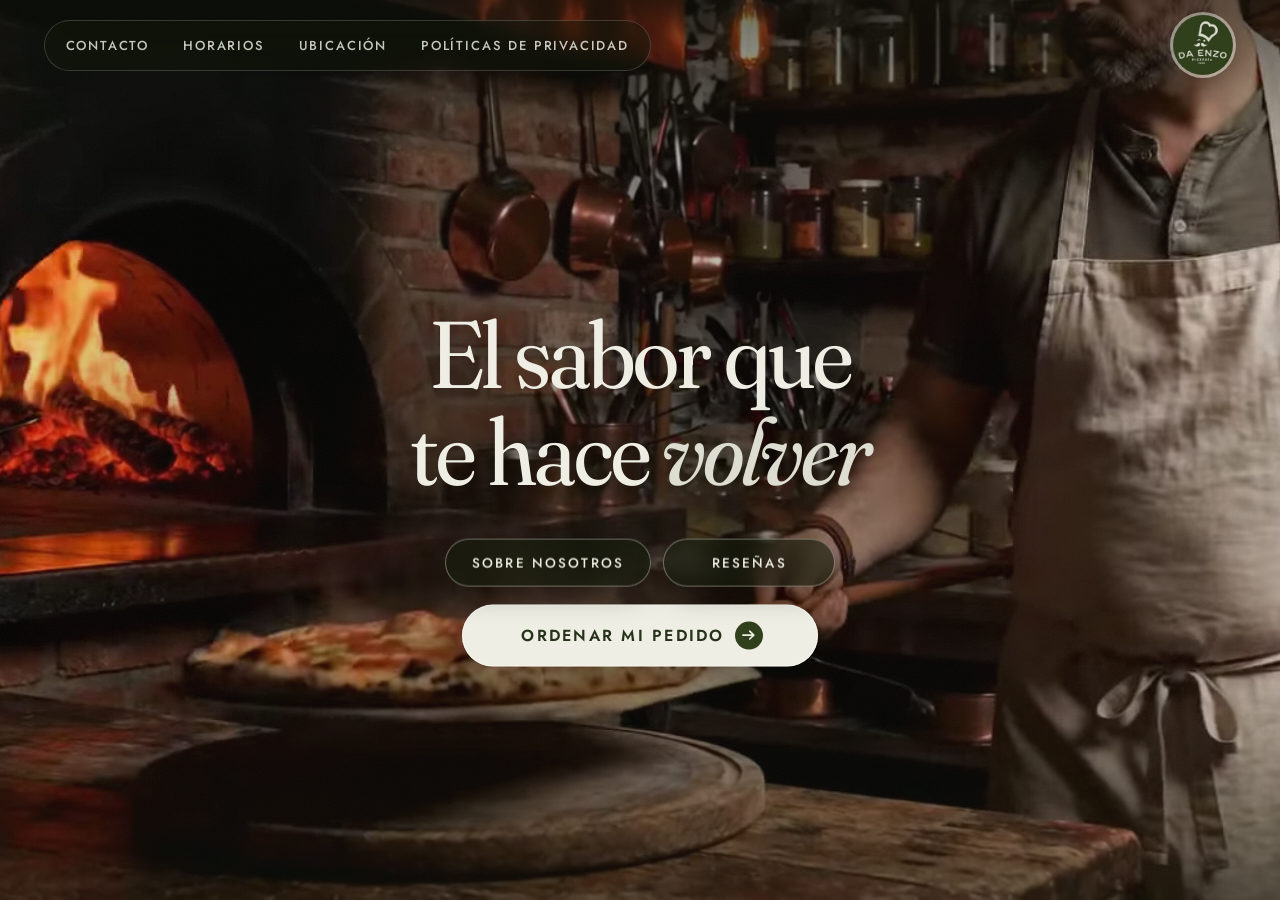
<file: index.html>
<!DOCTYPE html>
<html lang="es">
<head>
<meta charset="utf-8">
<meta name="viewport" content="width=device-width, initial-scale=1, viewport-fit=cover">
<meta name="theme-color" content="#30401c">
<title>Da Enzo Pizzería</title>
<meta name="description" content="Da Enzo Pizzería — pizzas, pastas y pastichos. Secreto de familia desde 1989.">

<!-- Tipografías: Fraunces (editorial, cálida) para el título · Jost (geométrica, eco del logotipo) para la interfaz.
     Si Google Fonts no carga, la pila de respaldo mantiene la página usable (font-display: swap). -->
<link rel="preconnect" href="https://fonts.googleapis.com">
<link rel="preconnect" href="https://fonts.gstatic.com" crossorigin>
<!-- Carga sin bloquear: con wifi lento el texto aparece de inmediato con la fuente de respaldo -->
<link rel="preload" as="style" href="https://fonts.googleapis.com/css2?family=Fraunces:ital,opsz,wght@0,9..144,400;0,9..144,500;1,9..144,400;1,9..144,500&family=Jost:wght@400;500;600&display=swap" onload="this.onload=null;this.rel='stylesheet'">
<noscript><link href="https://fonts.googleapis.com/css2?family=Fraunces:ital,opsz,wght@0,9..144,400;0,9..144,500;1,9..144,400;1,9..144,500&family=Jost:wght@400;500;600&display=swap" rel="stylesheet"></noscript>

<!-- El primer fotograma se precarga para que el fondo nunca aparezca negro (versión vertical y ligera en teléfonos) -->
<link rel="preload" as="image" href="assets/poster-intro-m.jpg" media="(max-width: 600px) and (orientation: portrait)">
<link rel="preload" as="image" href="assets/poster-intro.jpg" media="not all and (max-width: 600px) and (orientation: portrait)">

<script>
/* =========================================================
   0. RENDIMIENTO Y DISPOSITIVOS TÁCTILES (antes de pintar)
   · DaEnzoMedia.src(): elige el video adecuado al dispositivo
       - teléfonos en vertical → versión recortada en vertical (-m), ~3 veces más ligera
       - iPhone / iPad / Safari → MP4 (H.264, decodificado por hardware: sin tirones)
       - resto → WebM (VP9, más ligero) si el navegador lo admite
   · Táctil: sin efectos :hover «pegados» tras tocar y sin recuadros de foco al tocar
     (el contorno de foco solo aparece al usar el teclado).
   ========================================================= */
(function(){
  var d = document.documentElement, ua = navigator.userAgent;
  var apple = /iP(hone|od|ad)/.test(ua) || (navigator.platform === 'MacIntel' && navigator.maxTouchPoints > 1) ||
              (/Safari/.test(ua) && !/Chrome|Chromium|CriOS|Edg|OPR|Android|Firefox/.test(ua));
  var mq = matchMedia('(max-width: 600px) and (orientation: portrait)');
  var probe = document.createElement('video');
  var webm = !apple && !!probe.canPlayType && probe.canPlayType('video/webm; codecs="vp9"') !== '';
  window.DaEnzoMedia = {
    mobile: function(){ return mq.matches; },
    /* base: 'assets/daenzo-intro' · opts.mobile: false si no hay versión vertical */
    src: function(base, opts){ var m = (!opts || opts.mobile !== false) && mq.matches; return base + (m ? '-m' : '') + (webm ? '.webm' : '.mp4'); },
    poster: function(base, ext){ return base + (mq.matches ? '-m' : '') + (ext || '.jpg'); }
  };
  var touch = matchMedia('(hover: none)').matches;
  if (touch) d.classList.add('touch');
  /* Foco visible solo con teclado */
  d.classList.add('pointer-ui');
  addEventListener('keydown', function(e){ if (e.key === 'Tab' || e.key.indexOf('Arrow') === 0) d.classList.remove('pointer-ui'); }, true);
  addEventListener('pointerdown', function(){ d.classList.add('pointer-ui'); }, true);
  /* Táctil: los estilos :hover se desactivan (en iPhone se quedaban marcados tras tocar) */
  if (touch) addEventListener('DOMContentLoaded', function(){
    function strip(rules){
      for (var i = rules.length - 1; i >= 0; i--){
        var r = rules[i];
        if (r.cssRules && !r.selectorText){ strip(r.cssRules); continue; }
        if (!r.selectorText || r.selectorText.indexOf(':hover') < 0) continue;
        var keep = r.selectorText.split(',').filter(function(x){ return x.indexOf(':hover') < 0; });
        try { if (keep.length) r.selectorText = keep.join(','); else r.parentStyleSheet ? (r.parentRule ? r.parentRule.deleteRule(i) : r.parentStyleSheet.deleteRule(i)) : 0; } catch(e){}
      }
    }
    for (var k = 0; k < document.styleSheets.length; k++){ try { strip(document.styleSheets[k].cssRules); } catch(e){} }
  });
})();
</script>

<style>
/* =========================================================
   1. TOKENS DE MARCA
   Colores muestreados directamente del logo original:
   verde oliva #30401C · crema #DDDDD1
   ========================================================= */
:root{
  --olive-900:#1d2711;
  --olive-800:#26331a;
  --olive-700:#30401c;          /* fondo del logo */
  --olive-500:#4c5f33;
  --cream-100:#efeee4;
  --cream-200:#ddddd1;          /* trazos del logo */
  --cream-300:#c9c8b8;
  --charcoal:#14130f;

  --ink:var(--cream-100);
  --ink-soft:rgba(239,238,228,.82);

  --glass:rgba(20,24,13,.46);
  --glass-strong:rgba(22,28,14,.62);
  --glass-line:rgba(221,221,209,.20);
  --glass-line-hi:rgba(221,221,209,.42);

  --f-display:'Fraunces', 'Iowan Old Style', 'Palatino Linotype', Palatino, Georgia, serif;
  --f-ui:'Jost', 'Futura', 'Century Gothic', 'Avenir Next', 'Segoe UI', system-ui, sans-serif;

  --e-reveal:cubic-bezier(.16,1,.3,1);
  --e-soft:cubic-bezier(.25,.8,.3,1);
  --e-std:cubic-bezier(.4,0,.2,1);

  --gutter:clamp(16px, 3.4vw, 48px);
  --nav-h:clamp(68px, 10dvh, 104px);
  --logo:clamp(54px, 7.4dvh, 78px);
}
@supports not (height:100dvh){
  :root{ --nav-h:clamp(68px,10vh,104px); --logo:clamp(54px,7.4vh,78px); }
}

*,*::before,*::after{box-sizing:border-box}
html,body{height:100%;margin:0;padding:0;overflow:hidden;background:var(--olive-900)}
body{
  font-family:var(--f-ui);
  color:var(--ink);
  -webkit-font-smoothing:antialiased;
  -moz-osx-font-smoothing:grayscale;
  text-rendering:optimizeLegibility;
}
a{color:inherit}
button{font:inherit;color:inherit}

/* =========================================================
   2. ESCENARIO A PANTALLA COMPLETA
   ========================================================= */
.hero{
  position:relative;
  width:100%;
  height:100vh;            /* fallback */
  height:100dvh;
  overflow:hidden;
  isolation:isolate;
  background:var(--olive-900) url("assets/poster-intro.jpg") center/cover no-repeat;
}

/* ---------- Fondo de video ---------- */
.bg{position:absolute;inset:0;z-index:0;pointer-events:none}
.bg-video,
.bg-still{
  position:absolute;inset:0;
  width:100%;height:100%;
  object-fit:cover;
  display:block;
  pointer-events:none;
}
/* Encuadre tras inspeccionar el material:
   la intro tiene la pizza y la pala ligeramente a la izquierda del centro;
   el bucle es un plano cerrado centrado. */
.bg-video--intro{object-position:46% 58%; z-index:2; transition:opacity .45s var(--e-std)}
.bg-video--loop {object-position:50% 50%; z-index:1}
.bg-still{object-position:50% 60%; z-index:3; opacity:0; transition:opacity .6s var(--e-std)}
.bg.is-looping .bg-video--intro{opacity:0}
.bg.is-fallback .bg-still{opacity:1}

/* ---------- Capa de legibilidad (deja la pizza visible) ---------- */
.veil{position:absolute;inset:0;z-index:1;pointer-events:none;
  background:
    /* zona del título: oscurece solo el centro */
    radial-gradient(ellipse 62% 46% at 50% 54%, rgba(12,13,8,.50) 0%, rgba(12,13,8,.26) 55%, rgba(12,13,8,0) 100%),
    /* franja superior para la navegación */
    linear-gradient(180deg, rgba(15,18,10,.62) 0%, rgba(15,18,10,.18) 18%, rgba(15,18,10,0) 32%),
    /* base y viñeta suave */
    linear-gradient(0deg, rgba(15,18,10,.55) 0%, rgba(15,18,10,0) 30%),
    radial-gradient(ellipse 120% 100% at 50% 50%, rgba(0,0,0,0) 55%, rgba(10,10,6,.38) 100%);
}
/* grano muy fino: unifica el video con la interfaz */
.veil::after{content:"";position:absolute;inset:0;opacity:.06;mix-blend-mode:overlay;
  background-image:url("data:image/svg+xml;utf8,<svg xmlns='http://www.w3.org/2000/svg' width='160' height='160'><filter id='n'><feTurbulence type='fractalNoise' baseFrequency='.9' numOctaves='2' stitchTiles='stitch'/></filter><rect width='100%' height='100%' filter='url(%23n)'/></svg>");}

/* =========================================================
   3. NAVEGACIÓN SUPERIOR
   ========================================================= */
.nav{
  position:absolute;top:0;left:0;right:0;z-index:5;
  height:var(--nav-h);
  padding:env(safe-area-inset-top) calc(var(--gutter) + env(safe-area-inset-right)) 0 calc(var(--gutter) + env(safe-area-inset-left));
  display:flex;align-items:center;gap:16px;
}
.nav-links{
  display:flex;align-items:center;gap:2px;
  padding:5px;
  border-radius:999px;
  background:var(--glass);
  border:1px solid var(--glass-line);
  -webkit-backdrop-filter:blur(10px) saturate(1.05);
  backdrop-filter:blur(10px) saturate(1.05);
}
.nav-links a{
  display:inline-flex;align-items:center;gap:8px;
  padding:10px 16px;
  border-radius:999px;
  text-decoration:none;
  font-size:13px;font-weight:500;
  letter-spacing:.14em;text-transform:uppercase;
  color:var(--ink-soft);
  transition:background-color .25s var(--e-std), color .25s var(--e-std);
}
.nav-links a:hover{background:rgba(221,221,209,.12);color:var(--cream-100)}
.nav-links svg{width:15px;height:15px;flex:0 0 auto;opacity:.8}

.brand{
  margin-left:auto;
  display:block;
  width:var(--logo);height:var(--logo);
  border-radius:50%;
  padding:3px;
  background:rgba(221,221,209,.55);   /* aro crema fino, como en el avatar de Instagram */
  box-shadow:0 10px 30px rgba(0,0,0,.35);
  transition:transform .35s var(--e-soft), box-shadow .35s var(--e-soft);
}
.brand img{display:block;width:100%;height:100%;border-radius:50%;object-fit:cover}
.brand:hover{transform:translateY(-2px);box-shadow:0 14px 34px rgba(0,0,0,.42)}

/* botón de menú compacto (tableta/móvil) */
.burger{
  display:none;
  align-items:center;gap:10px;
  height:44px;padding:0 16px 0 14px;
  border-radius:999px;cursor:pointer;
  background:var(--glass-strong);
  border:1px solid var(--glass-line);
  -webkit-backdrop-filter:blur(10px);backdrop-filter:blur(10px);
  font-size:12.5px;font-weight:500;letter-spacing:.16em;text-transform:uppercase;
  color:var(--cream-100);
  transition:background-color .25s var(--e-std), border-color .25s var(--e-std);
}
.burger:hover{background:rgba(30,38,18,.75);border-color:var(--glass-line-hi)}
.burger-icon{position:relative;width:16px;height:10px}
.burger-icon i{position:absolute;left:0;right:0;height:1.5px;border-radius:2px;background:currentColor;transition:transform .3s var(--e-soft), opacity .2s}
.burger-icon i:nth-child(1){top:0}
.burger-icon i:nth-child(2){top:4.25px}
.burger-icon i:nth-child(3){bottom:0}
.burger[aria-expanded="true"] .burger-icon i:nth-child(1){transform:translateY(4.25px) rotate(45deg)}
.burger[aria-expanded="true"] .burger-icon i:nth-child(2){opacity:0}
.burger[aria-expanded="true"] .burger-icon i:nth-child(3){transform:translateY(-4.25px) rotate(-45deg)}

.menu{
  display:none;
  position:absolute;z-index:6;
  top:calc(var(--nav-h) - 6px + env(safe-area-inset-top));
  left:calc(var(--gutter) + env(safe-area-inset-left));
  width:min(300px, calc(100vw - 2 * var(--gutter)));
  flex-direction:column;
  padding:8px;
  border-radius:20px;
  background:rgba(22,28,14,.88);
  border:1px solid var(--glass-line);
  -webkit-backdrop-filter:blur(20px);backdrop-filter:blur(20px);
  box-shadow:0 24px 60px rgba(0,0,0,.45);
  transform-origin:top left;
}
.menu.open{display:flex;animation:menuIn .22s var(--e-soft) both}
.menu a{
  display:flex;align-items:center;gap:12px;
  padding:14px 14px;border-radius:12px;min-height:48px;
  text-decoration:none;font-size:15px;font-weight:500;letter-spacing:.04em;
  color:var(--ink-soft);
  transition:background-color .2s var(--e-std), color .2s var(--e-std);
}
.menu a:hover{background:rgba(221,221,209,.08);color:var(--cream-100)}
.menu svg{width:17px;height:17px;opacity:.75}
@keyframes menuIn{from{opacity:0;transform:translateY(-6px) scale(.985)}to{opacity:1;transform:none}}

/* =========================================================
   4. CONTENIDO CENTRAL
   ========================================================= */
.hero-inner{
  position:absolute;z-index:4;
  left:50%;top:54%;
  transform:translate(-50%,-50%);
  width:min(100% - 2 * var(--gutter), 1100px);
  display:flex;flex-direction:column;align-items:center;
  text-align:center;
}

.title{
  margin:0;
  font-family:var(--f-display);
  font-weight:400;
  font-variation-settings:"opsz" 144, "SOFT" 50;
  font-size:min(7.4vw, 12.4dvh, 116px);
  line-height:1.02;
  letter-spacing:-.022em;
  color:var(--cream-100);
  text-shadow:0 2px 24px rgba(10,10,6,.35);
  text-wrap:balance;
}
@supports not (height:100dvh){ .title{font-size:min(7.4vw,12.4vh,116px)} }
.title .ln{display:block}
.title .ln-i{display:block}
.title em{font-style:italic;font-weight:400;color:var(--cream-200)}

/* ---------- Botones ---------- */
.actions{
  margin-top:clamp(22px, 4.4dvh, 44px);
  display:flex;flex-direction:column;align-items:center;
  gap:clamp(12px, 2dvh, 18px);
}
.actions-row{display:flex;gap:12px;justify-content:center;flex-wrap:wrap}

/* .float = contenedor que flota; .btn = elemento interactivo (hover / entrada) */
.float{display:inline-flex}

.btn{
  display:inline-flex;align-items:center;justify-content:center;gap:10px;
  font-family:var(--f-ui);
  text-decoration:none;white-space:nowrap;cursor:pointer;
  border:0;
  transition:transform .35s var(--e-soft), background-color .3s var(--e-std), border-color .3s var(--e-std), box-shadow .35s var(--e-soft), color .3s var(--e-std);
}

.btn-secondary{
  height:48px;min-width:172px;padding:0 26px;
  border-radius:999px;
  font-size:13.5px;font-weight:500;letter-spacing:.16em;text-transform:uppercase;
  color:var(--cream-100);
  background:var(--glass-strong);
  border:1px solid var(--glass-line-hi);
  -webkit-backdrop-filter:blur(10px);backdrop-filter:blur(10px);
  box-shadow:0 10px 28px rgba(0,0,0,.25);
}

.btn-primary{
  height:62px;min-width:356px;padding:0 34px 0 38px;
  border-radius:999px;
  font-size:16px;font-weight:600;letter-spacing:.14em;text-transform:uppercase;
  color:var(--olive-800);
  background:var(--cream-100);
  box-shadow:0 16px 40px rgba(10,12,6,.38), inset 0 0 0 1px rgba(255,255,255,.5);
}
.btn-primary .arw{width:28px;height:28px;flex:0 0 auto;border-radius:50%;
  background:var(--olive-700);color:var(--cream-100);
  display:grid;place-items:center;transition:transform .35s var(--e-soft)}
.btn-primary .arw svg{width:13px;height:11px}

@media (hover:hover) and (pointer:fine){
  .btn-secondary:hover{transform:translateY(-2px);background:rgba(36,46,22,.72);border-color:rgba(239,238,228,.62);box-shadow:0 14px 32px rgba(0,0,0,.32)}
  .btn-primary:hover{transform:translateY(-2px);background:#fbfaf2;box-shadow:0 20px 46px rgba(10,12,6,.44), inset 0 0 0 1px rgba(255,255,255,.6)}
  .btn-primary:hover .arw{transform:translateX(3px)}
}
.btn:active{transform:translateY(0) scale(.985)}

/* Foco visible y coherente con la marca */
a:focus-visible,button:focus-visible{outline:2px solid var(--cream-100);outline-offset:4px;border-radius:999px}
.brand:focus-visible{outline-offset:5px}

/* ---------- Flotación (sutil, desfasada) ---------- */
@keyframes floatY{0%,100%{transform:translateY(0)}50%{transform:translateY(-4px)}}
.is-ready .float{animation:floatY 6.4s ease-in-out infinite}
.is-ready .float--b{animation-duration:7.2s;animation-delay:-2.1s}
.is-ready .float--c{animation-duration:6.8s;animation-delay:-3.6s}
.is-ready .float--c{animation-name:floatYc}
@keyframes floatYc{0%,100%{transform:translateY(0)}50%{transform:translateY(-3px)}}

/* ---------- Aviso de sección pendiente ---------- */
.toast{
  position:absolute;z-index:7;left:50%;
  bottom:calc(clamp(18px, 4dvh, 36px) + env(safe-area-inset-bottom));
  transform:translate(-50%, 12px);
  padding:12px 20px;border-radius:999px;
  background:rgba(22,28,14,.86);
  border:1px solid var(--glass-line);
  -webkit-backdrop-filter:blur(14px);backdrop-filter:blur(14px);
  font-size:13.5px;letter-spacing:.03em;color:var(--cream-100);
  white-space:nowrap;max-width:calc(100vw - 32px);overflow:hidden;text-overflow:ellipsis;
  opacity:0;pointer-events:none;
  transition:opacity .3s var(--e-std), transform .4s var(--e-soft);
}
.toast.show{opacity:1;transform:translate(-50%,0)}
.toast b{font-weight:600}

.sr-only{position:absolute;width:1px;height:1px;padding:0;margin:-1px;overflow:hidden;clip:rect(0,0,0,0);white-space:nowrap;border:0}

/* =========================================================
   5. SECUENCIA DE ENTRADA (una sola vez)
   ========================================================= */
html.anim .title .ln{overflow:hidden;padding-bottom:.12em;margin-bottom:-.12em;padding-top:.08em;margin-top:-.08em}
html.anim .title .ln-i{transform:translateY(105%)}
html.anim .brand,
html.anim .nav-links a,
html.anim .burger,
html.anim .actions .btn{opacity:0}

@keyframes lineRise{from{transform:translateY(105%)}to{transform:translateY(0)}}
@keyframes fadeIn{from{opacity:0}to{opacity:1}}
@keyframes liftIn{from{opacity:0;transform:translateY(-8px)}to{opacity:1;transform:none}}
@keyframes pillIn{from{opacity:0;transform:translateY(12px) scale(.975)}to{opacity:1;transform:none}}
@keyframes ctaIn{from{opacity:0;transform:translateY(16px) scale(.96)}to{opacity:1;transform:none}}

html.anim.go .brand{animation:fadeIn .9s var(--e-std) .15s both}
html.anim.go .nav-links a{animation:liftIn .6s var(--e-soft) both}
html.anim.go .nav-links a:nth-child(1){animation-delay:.32s}
html.anim.go .nav-links a:nth-child(2){animation-delay:.38s}
html.anim.go .nav-links a:nth-child(3){animation-delay:.44s}
html.anim.go .nav-links a:nth-child(4){animation-delay:.50s}
html.anim.go .burger{animation:liftIn .6s var(--e-soft) .32s both}
html.anim.go .title .ln-i{animation:lineRise 1.1s var(--e-reveal) both}
html.anim.go .title .ln:nth-child(1) .ln-i{animation-delay:.55s}
html.anim.go .title .ln:nth-child(2) .ln-i{animation-delay:.67s}
html.anim.go .actions-row .float:nth-child(1) .btn{animation:pillIn .7s var(--e-reveal) 1.05s both}
html.anim.go .actions-row .float:nth-child(2) .btn{animation:pillIn .7s var(--e-reveal) 1.13s both}
html.anim.go .btn-primary{animation:ctaIn .85s var(--e-reveal) 1.32s both}   /* último en terminar ≈ 2.17 s */

/* =========================================================
   6. RESPONSIVE
   ========================================================= */

/* Tableta: los 4 enlaces se pliegan en un menú compacto para no invadir el título */
@media (max-width:960px){
  .nav-links{display:none}
  .burger{display:inline-flex}
  .menu{display:none}
  .menu.open{display:flex}
  .title{font-size:min(9.4vw, 11dvh, 92px)}
  .btn-primary{min-width:320px}
}

/* Móvil vertical */
@media (max-width:600px){
  :root{--gutter:18px; --nav-h:76px; --logo:56px}
  .burger .burger-label{display:inline}
  .hero-inner{top:53%}
  .title{font-size:min(13.4vw, 9dvh, 62px);line-height:1.04}
  .actions{margin-top:28px;gap:12px;width:100%}
  .actions-row{gap:10px;width:100%;flex-wrap:nowrap}
  .actions-row .float{flex:1 1 0;max-width:200px}
  .btn-secondary{width:100%;min-width:0;height:50px;padding:0 14px;font-size:12.5px;letter-spacing:.12em}
  .btn-primary{width:100%;min-width:0;height:60px;font-size:15px;letter-spacing:.12em;padding:0 22px 0 28px}
  .actions > .float{width:100%;max-width:410px}
  .actions-row{max-width:410px}
  .bg-video--intro{object-position:44% 60%}
  .bg-still{object-position:44% 60%}
  .veil{background:
    radial-gradient(ellipse 95% 42% at 50% 54%, rgba(12,13,8,.52) 0%, rgba(12,13,8,.24) 60%, rgba(12,13,8,0) 100%),
    linear-gradient(180deg, rgba(15,18,10,.6) 0%, rgba(15,18,10,0) 22%),
    linear-gradient(0deg, rgba(15,18,10,.55) 0%, rgba(15,18,10,0) 28%);}
}

/* Teléfonos muy estrechos: los secundarios se apilan sin perder jerarquía */
@media (max-width:340px){
  .actions-row{flex-direction:column;align-items:stretch}
  .actions-row .float{max-width:none}
  .title{font-size:11.6vw}
}

/* Pantallas bajas / móvil horizontal */
@media (max-height:520px){
  :root{--nav-h:60px; --logo:44px}
  .burger{height:38px}
  .hero-inner{top:56%}
  .title{font-size:min(6.4vw, 13.5dvh, 64px)}
  .actions{margin-top:16px;gap:10px}
  .actions-row{flex-wrap:nowrap}
  .btn-secondary{height:40px;min-width:150px}
  .btn-primary{height:48px;min-width:280px;font-size:14px}
  .btn-primary .arw{width:24px;height:24px}
  .menu{max-height:calc(100dvh - var(--nav-h) - 8px);overflow:auto}
}
@media (max-height:380px){
  .title .ln{display:inline}
  .title .ln-i{display:inline}
  .title{font-size:min(5.4vw, 13dvh)}
}

/* =========================================================
   8. FASE 2 — VENTANAS INFORMATIVAS
   Una sola ventana abierta a la vez. Se ubican bajo la barra
   superior para que la navegación siga visible y utilizable.
   ========================================================= */
:root{
  --beige:#d8c0a1;              /* muestreado de la pieza "Horario" de Da Enzo */
  --beige-ink:#2e3b1c;
  --terracotta:#c75c2e;         /* títulos manuscritos de la pieza "Horario" */
  --ivory:#f4f1e6;
  --ok:#2f7d3b;  --ok-bg:rgba(47,125,59,.14);
  --ko:#b3301f;  --ko-bg:rgba(179,48,31,.12);
  --win-r:26px;
}

.brand{border:0;cursor:pointer;font:inherit}
.hero-inner{transition:opacity .4s var(--e-std)}
.hero.has-win .hero-inner{opacity:0}
.nav-links a[aria-current="true"]{background:rgba(221,221,209,.16);color:var(--cream-100)}
.menu a[aria-current="true"]{color:var(--cream-100);background:rgba(221,221,209,.08)}
/* la navegación queda por encima de la capa de ventanas para poder cambiar de sección */
.nav{z-index:10}
.menu{z-index:11}
.social{z-index:10}

.scrim{
  position:absolute;inset:0;z-index:8;
  background:rgba(12,14,8,.30);          /* separa sin ocultar la pizza */
  opacity:0;visibility:hidden;
  transition:opacity .35s var(--e-std), visibility 0s linear .35s;
}
.scrim.on{opacity:1;visibility:visible;transition:opacity .35s var(--e-std)}

.win{
  position:absolute;z-index:9;
  left:50%;
  top:calc(var(--nav-h) + env(safe-area-inset-top) + (100dvh - var(--nav-h) - env(safe-area-inset-top)) / 2);
  width:min(var(--win-w, 520px), calc(100vw - 2 * var(--gutter)));
  max-height:calc(100dvh - var(--nav-h) - env(safe-area-inset-top) - 28px);
  display:flex;flex-direction:column;
  border-radius:var(--win-r);
  overflow:hidden;
  opacity:0;visibility:hidden;
  transform:translate(-50%,-50%) translateY(14px) scale(.985);
  transition:opacity .24s var(--e-std), transform .3s var(--e-soft), visibility 0s linear .3s;
  box-shadow:0 30px 80px rgba(8,10,5,.45), 0 2px 0 rgba(255,255,255,.04) inset;
}
@supports not (height:100dvh){
  .win{top:calc(var(--nav-h) + (100vh - var(--nav-h)) / 2);max-height:calc(100vh - var(--nav-h) - 28px)}
}
.win.open{
  opacity:1;visibility:visible;
  transform:translate(-50%,-50%);
  transition:opacity .38s var(--e-std), transform .5s var(--e-reveal);
}

/* variantes de superficie (no todas iguales: coherencia, no uniformidad) */
.win--olive{
  background:rgba(33,44,20,.90);
  border:1px solid rgba(221,221,209,.16);
  -webkit-backdrop-filter:blur(18px) saturate(1.1);backdrop-filter:blur(18px) saturate(1.1);
  color:var(--cream-100);
}
.win--beige{background:var(--beige);color:var(--beige-ink)}
.win--ivory{background:var(--ivory);color:var(--beige-ink)}

.win-head{
  flex:0 0 auto;
  display:flex;align-items:center;gap:14px;
  padding:22px 18px 10px 30px;
}
.win-eyebrow{display:block;font-size:11.5px;font-weight:500;letter-spacing:.24em;text-transform:uppercase;opacity:.62;margin-bottom:4px}
.win-title{
  margin:0;
  font-family:var(--f-display);font-weight:400;
  font-variation-settings:"opsz" 144, "SOFT" 50;
  font-size:clamp(30px, 4.2vw, 40px);line-height:1.05;letter-spacing:-.015em;
}
.win--beige .win-title{color:var(--olive-700)}
.win-x{
  margin-left:auto;align-self:flex-start;
  width:44px;height:44px;flex:0 0 auto;
  display:grid;place-items:center;
  border-radius:50%;border:1px solid currentColor;
  border-color:rgba(127,127,110,.35);
  background:transparent;cursor:pointer;
  transition:background-color .25s var(--e-std), transform .35s var(--e-soft), border-color .25s;
}
.win-x svg{width:16px;height:16px}
.win-x:hover{background:rgba(127,127,110,.16);transform:rotate(90deg)}
.win--olive .win-x{border-color:rgba(221,221,209,.32)}
.win--olive .win-x:hover{background:rgba(221,221,209,.12)}
.win :focus-visible{outline-color:currentColor}

.win-body{
  flex:1 1 auto;min-height:0;
  overflow:auto;overscroll-behavior:contain;
  -webkit-overflow-scrolling:touch;
  padding:8px 30px 30px;
}
.win-note{margin:16px 0 0;font-size:12.5px;line-height:1.5;opacity:.68}

/* ---------- botones internos ---------- */
.w-btn{
  display:flex;align-items:center;gap:14px;
  width:100%;min-height:56px;
  padding:10px 20px 10px 10px;
  border-radius:999px;
  text-decoration:none;cursor:pointer;
  font-family:var(--f-ui);
  transition:transform .35s var(--e-soft), background-color .3s var(--e-std), border-color .3s var(--e-std), box-shadow .35s var(--e-soft);
}
.w-btn .ic{width:40px;height:40px;flex:0 0 auto;border-radius:50%;display:grid;place-items:center}
.w-btn .ic svg{width:20px;height:20px}
.w-btn .lbl{display:flex;flex-direction:column;line-height:1.2;text-align:left}
.w-btn .lbl small{font-size:11.5px;letter-spacing:.18em;text-transform:uppercase;opacity:.68}
.w-btn .lbl b{font-weight:500;font-size:17px;letter-spacing:.02em}
.w-btn .go{margin-left:auto;opacity:.6;transition:transform .35s var(--e-soft), opacity .3s}
.w-btn .go svg{width:13px;height:11px;display:block}
.w-btn--cream{background:var(--cream-100);color:var(--olive-800);box-shadow:0 12px 30px rgba(0,0,0,.22)}
.w-btn--cream .ic{background:var(--olive-700);color:var(--cream-100)}
.w-btn--glass{background:rgba(221,221,209,.06);color:var(--cream-100);border:1px solid rgba(221,221,209,.26)}
.w-btn--glass .ic{background:rgba(221,221,209,.12)}
.w-btn--olive{background:var(--olive-700);color:var(--cream-100);box-shadow:0 12px 30px rgba(20,26,10,.25)}
.w-btn--olive .ic{background:rgba(221,221,209,.14)}
@media (hover:hover) and (pointer:fine){
  .w-btn:hover{transform:translateY(-2px)}
  .w-btn:hover .go{transform:translateX(3px);opacity:1}
  .w-btn--cream:hover{background:#fbfaf2;box-shadow:0 16px 36px rgba(0,0,0,.28)}
  .w-btn--glass:hover{background:rgba(221,221,209,.12);border-color:rgba(221,221,209,.45)}
  .w-btn--olive:hover{background:#3a4d22}
}
.w-btn:active{transform:scale(.985)}
.w-btn--static{cursor:default;user-select:text}
.w-btn--static:hover,.w-btn--static:active{transform:none!important;background:rgba(221,221,209,.06)!important;border-color:rgba(221,221,209,.26)!important}

/* ---------- Contacto ---------- */
#win-contacto{--win-w:460px}
.contact-actions{display:flex;flex-direction:column;gap:12px;margin-top:10px}
.contact-actions .wa .ic{background:#25d366;color:#fff}   /* verde oficial de WhatsApp solo en el icono */
.contact-foot{display:flex;align-items:center;gap:14px;margin-top:22px;padding-top:18px;border-top:1px solid rgba(221,221,209,.14)}
.mini-logo{width:52px;height:52px;border-radius:50%;padding:2px;background:rgba(221,221,209,.5);flex:0 0 auto}
.mini-logo img{width:100%;height:100%;border-radius:50%;display:block}
.contact-foot p{margin:0;font-size:13px;line-height:1.45;opacity:.72}

/* ---------- Horarios ---------- */
#win-horarios{--win-w:540px}
.hours-logo{display:flex;justify-content:center;margin-top:20px}
.hours-logo img{width:76px;height:76px;border-radius:50%;display:block;box-shadow:0 0 0 3px rgba(48,64,28,.18), 0 10px 24px rgba(60,40,15,.2)}
.status{
  display:inline-flex;align-items:center;gap:9px;
  padding:9px 16px 9px 12px;border-radius:999px;
  font-size:13px;font-weight:600;letter-spacing:.18em;text-transform:uppercase;
  background:rgba(46,59,28,.10);color:var(--beige-ink);
  box-shadow:0 8px 22px rgba(60,40,15,.14);
  animation:statusFloat 6s ease-in-out infinite;
}
.status svg{width:16px;height:16px}
.status[data-state="open"]{background:var(--ok);color:#fff}
.status[data-state="closed"]{background:var(--ko);color:#fff}
.status-dot{width:8px;height:8px;border-radius:50%;background:currentColor;box-shadow:0 0 0 0 currentColor}
.status[data-state="open"] .status-dot{animation:pulse 2.4s ease-out infinite}
@keyframes pulse{0%{box-shadow:0 0 0 0 rgba(255,255,255,.55)}100%{box-shadow:0 0 0 8px rgba(255,255,255,0)}}
@keyframes statusFloat{0%,100%{transform:translateY(0)}50%{transform:translateY(-2px)}}
.status-next{margin:12px 0 0;font-size:15px;line-height:1.4}
.days{list-style:none;margin:20px 0 0;padding:0;border-top:1px solid rgba(46,59,28,.16)}
.days li{display:flex;align-items:baseline;justify-content:space-between;gap:12px;padding:11px 12px;border-bottom:1px solid rgba(46,59,28,.12);font-size:15.5px}
.days .d{font-weight:500}
.days .h{font-variant-numeric:tabular-nums;text-align:right;white-space:nowrap}
.days .h.off{opacity:.6;font-style:italic}
.days li.today{background:rgba(255,255,255,.32);border-radius:12px;border-bottom-color:transparent}
.days li.today .d{color:var(--terracotta)}
.days li.today .d::after{content:"Hoy";margin-left:8px;font-size:10.5px;letter-spacing:.18em;text-transform:uppercase;padding:2px 7px;border-radius:999px;background:var(--terracotta);color:#fff;vertical-align:2px}
#win-horarios .win-note{color:var(--beige-ink)}

/* ---------- Ubicación ---------- */
#win-ubicacion{--win-w:760px}
.map-card .pin{width:44px;height:44px;flex:0 0 auto;border-radius:50%;display:grid;place-items:center;background:var(--cream-100);color:var(--olive-700)}
.map-card .pin svg{width:20px;height:20px}
.map{position:relative;margin-top:6px;border-radius:18px;overflow:hidden;background:rgba(221,221,209,.08);border:1px solid rgba(221,221,209,.16);aspect-ratio:16/9.6}
.map-img{position:absolute;inset:0;width:100%;height:100%;object-fit:cover;object-position:44% 45%;display:block;pointer-events:none;transition:transform .6s var(--e-soft)}
.map-hit{position:absolute;inset:0;z-index:2;border-radius:18px;cursor:pointer}
.map-hit:focus-visible{outline:2px solid var(--cream-100);outline-offset:-4px;border-radius:18px}
.map-card{position:absolute;z-index:3;left:14px;right:14px;bottom:14px;pointer-events:none;
  display:flex;gap:14px;align-items:flex-start;padding:14px 18px 14px 14px;border-radius:16px;
  background:var(--ivory);color:var(--beige-ink);box-shadow:0 14px 34px rgba(10,12,6,.35)}
.map-card .pin{background:var(--olive-700);color:var(--cream-100)}
.map-card-txt{display:flex;flex-direction:column;min-width:0}
.map-card .a1{font-family:var(--f-display);font-size:19px;line-height:1.25;color:var(--olive-700)}
.map-card .a2{margin-top:3px;font-size:13px;opacity:.7}
.map-cta{display:inline-flex;align-items:center;gap:8px;margin-top:8px;font-size:11.5px;font-weight:600;letter-spacing:.14em;text-transform:uppercase;color:var(--terracotta)}
.map-cta svg{width:12px;height:10px;transition:transform .35s var(--e-soft)}
@media (hover:hover) and (pointer:fine){
  .map:hover .map-img{transform:scale(1.03)}
  .map:hover .map-cta svg{transform:translateX(3px)}
}

/* ---------- Políticas ---------- */
#win-privacidad{--win-w:680px}
.draft{display:inline-flex;align-items:center;gap:8px;margin:0 0 4px;padding:6px 12px;border-radius:999px;background:rgba(199,92,46,.12);color:#9a3f18;font-size:11px;font-weight:600;letter-spacing:.14em;text-transform:uppercase}
.draft svg{width:14px;height:14px}
.tabs{display:flex;gap:8px;padding:6px 30px 16px;flex:0 0 auto;border-bottom:1px solid rgba(46,59,28,.12)}
.tab{
  flex:1 1 0;height:46px;padding:0 14px;border-radius:999px;cursor:pointer;
  border:1px solid rgba(46,59,28,.22);background:transparent;color:var(--beige-ink);
  font-size:13px;font-weight:500;letter-spacing:.14em;text-transform:uppercase;
  transition:background-color .25s var(--e-std), color .25s var(--e-std), border-color .25s, box-shadow .3s, transform .35s var(--e-soft);
}
.tab:hover{border-color:rgba(46,59,28,.5)}
.tab[aria-selected="true"]{background:var(--olive-700);border-color:var(--olive-700);color:var(--cream-100);box-shadow:0 10px 22px rgba(30,40,15,.22)}
.tab[aria-selected="true"]::before{content:"";display:inline-block;width:6px;height:6px;border-radius:50%;background:var(--cream-100);margin-right:9px;vertical-align:2px}
.policy{transition:opacity .22s var(--e-std), transform .3s var(--e-soft)}
.policy.swap{opacity:0;transform:translateY(6px)}
.policy h3{margin:16px 0 12px;font-family:var(--f-display);font-weight:400;font-size:26px;line-height:1.15;color:var(--olive-700)}
.policy p{margin:0 0 14px;font-size:15.5px;line-height:1.68;max-width:62ch}
#win-privacidad .win-body{padding-top:6px}

/* ---------- Panel de redes sociales ---------- */
.social{
  position:absolute;z-index:10;
  top:calc(var(--nav-h) + env(safe-area-inset-top) - 2px);
  right:calc(var(--gutter) + env(safe-area-inset-right));
  display:flex;align-items:center;gap:6px;
  padding:7px 7px 7px 18px;
  border-radius:999px;
  background:rgba(26,34,16,.80);
  border:1px solid var(--glass-line);
  -webkit-backdrop-filter:blur(14px);backdrop-filter:blur(14px);
  box-shadow:0 16px 40px rgba(0,0,0,.32);
  opacity:0;visibility:hidden;
  transform:translateY(-8px);
  transition:opacity .35s var(--e-std), transform .45s var(--e-soft), visibility 0s linear .45s;
}
.social::before{ /* pequeña muesca que lo une al logo */
  content:"";position:absolute;top:-6px;right:calc(var(--logo) / 2 - 6px);
  width:12px;height:12px;transform:rotate(45deg);
  background:rgba(26,34,16,.80);border-left:1px solid var(--glass-line);border-top:1px solid var(--glass-line);
  border-radius:3px 0 0 0;
}
.social.open{opacity:1;visibility:visible;transform:none;transition:opacity .5s var(--e-std), transform .6s var(--e-reveal)}
.social-label{font-family:var(--f-display);font-style:italic;font-size:17px;margin-right:6px;color:var(--cream-100)}
.social a,.social button{
  width:42px;height:42px;border-radius:50%;flex:0 0 auto;
  display:grid;place-items:center;cursor:pointer;
  color:var(--cream-100);text-decoration:none;
  background:rgba(221,221,209,.10);border:1px solid rgba(221,221,209,.18);
  transition:background-color .25s var(--e-std), transform .35s var(--e-soft), border-color .25s;
}
.social a svg{width:19px;height:19px}
.social a:hover{background:rgba(221,221,209,.2);transform:translateY(-2px)}
.social .social-x{background:transparent;border-color:transparent;width:36px;height:36px;margin-left:2px}
.social .social-x svg{width:13px;height:13px;opacity:.75}
.social .social-x:hover{background:rgba(221,221,209,.1)}

/* ---------- Responsive de las ventanas ---------- */
@media (max-width:760px){
}
@media (max-width:600px){
  :root{--win-r:22px}
  .win{width:calc(100vw - 24px)}
  .win-head{padding:18px 12px 8px 22px}
  .win-body{padding:6px 22px 24px}
  .tabs{padding:4px 22px 14px;gap:6px}
  .tab{padding:0 6px;font-size:11.5px;letter-spacing:.1em;height:46px}
  .tab[aria-selected="true"]::before{display:none}
  .policy p{font-size:15px}
  .days li{padding:11px 8px;font-size:14.5px}
  .days li.today .d::after{margin-left:6px;padding:2px 6px}
  .draft{font-size:10px;letter-spacing:.08em;border-radius:12px;line-height:1.35}
  .map{aspect-ratio:auto;height:min(440px, calc(100dvh - var(--nav-h) - 150px))}
  .map-card{left:10px;right:10px;bottom:10px;padding:12px 14px 12px 12px}
  .map-card .a1{font-size:17px}
  .map-cta{font-size:10.5px;letter-spacing:.06em;white-space:nowrap}
  .map-card .a2{display:none}   /* tarjeta más baja: deja visible el pin del mapa */
  .social{padding-left:14px}
  .social-label{font-size:15.5px}
}
@media (max-height:520px){
  .win{max-height:calc(100dvh - var(--nav-h) - 12px)}
  .win-head{padding-top:12px}
  .win-title{font-size:26px}
  .map{aspect-ratio:auto;height:calc(100dvh - var(--nav-h) - 110px);min-height:200px}
  .map-card .a2{display:none}
}

/* =========================================================
   7. MOVIMIENTO REDUCIDO
   ========================================================= */
@media (prefers-reduced-motion:reduce){
  html.anim .title .ln-i{transform:none}
  html.anim .brand, html.anim .nav-links a, html.anim .burger, html.anim .actions .btn{opacity:1}
  *,*::before,*::after{animation:none!important;transition-duration:.01ms!important}
}
</style>
<!-- Fase 3: estilos de la vista Reseñas -->
<link rel="stylesheet" href="css/reviews.css?v=20261029">
<!-- Fase 4: estilos de «Sobre nosotros» -->
<link rel="stylesheet" href="css/about.css?v=20261029">
<!-- Fase 5: estilos de «Ordenar mi pedido» -->
<link rel="stylesheet" href="css/order.css?v=20261029">
<!-- Teléfonos y tabletas: rendimiento y toque (debe ir al final) -->
<link rel="stylesheet" href="css/touch.css?v=20261029">

<!-- A) ENTRADA: se arma de forma síncrona para evitar un destello sin animar -->
<script>
(function(){
  if (window.matchMedia && matchMedia('(prefers-reduced-motion: reduce)').matches) {
    document.documentElement.classList.add('reduced');
    return;
  }
  var root = document.documentElement, started = false, bootTimer, safety;
  root.classList.add('anim');
  function clean(){
    clearTimeout(safety);
    document.removeEventListener('animationend', onEnd, true);
    root.classList.remove('anim','go');
    document.body.classList.add('is-ready');            // activa la flotación
  }
  function onEnd(e){ if (e.animationName === 'ctaIn') clean(); }
  function start(){
    if (started) return; started = true;
    clearTimeout(bootTimer);
    document.addEventListener('animationend', onEnd, true);
    safety = setTimeout(clean, 3200);
    root.classList.add('go');
  }
  function boot(){
    bootTimer = setTimeout(start, 700);                 // techo: nunca esperar más a la fuente
    if (document.fonts && document.fonts.ready) document.fonts.ready.then(start, start);
    else start();
  }
  if (document.readyState === 'loading') document.addEventListener('DOMContentLoaded', boot); else boot();
})();
</script>
</head>

<body>
<main class="hero" id="inicio">

  <!-- Fondo: intro completa (una vez) → bucle de la pizza girando -->
  <div class="bg" id="bg" aria-hidden="true">
    <!-- El archivo se elige al cargar (DaEnzoMedia): vertical y ligero en teléfonos, MP4 en iPhone -->
    <video class="bg-video bg-video--intro" id="vIntro"
           muted playsinline preload="auto"
           disablepictureinpicture disableremoteplayback></video>
    <video class="bg-video bg-video--loop" id="vLoop"
           muted playsinline loop preload="none"
           disablepictureinpicture disableremoteplayback></video>
    <!-- Alternativa si el navegador bloquea la reproducción: fotograma real del video (solo se descarga si hace falta) -->
    <img class="bg-still" id="bgStill" alt="" decoding="async">
  </div>
  <script>
  (function(){
    var D = window.DaEnzoMedia, m = D.mobile(), i = document.getElementById('vIntro'), l = document.getElementById('vLoop');
    document.getElementById('bg').classList.toggle('is-m', m);
    i.poster = D.poster('assets/poster-intro');
    i.src = D.src('assets/daenzo-intro');
    l.src = D.src('assets/daenzo-loop');
  })();
  </script>
  <div class="veil" aria-hidden="true"></div>

  <!-- Navegación superior -->
  <header class="nav">
    <button class="burger" id="burger" type="button" aria-expanded="false" aria-controls="menu" aria-label="Abrir menú">
      <span class="burger-icon" aria-hidden="true"><i></i><i></i><i></i></span>
      <span class="burger-label">Menú</span>
    </button>

    <nav class="nav-links" aria-label="Principal">
      <a href="#contacto"  data-pending="Contacto">Contacto</a>
      <a href="#horarios"  data-pending="Horarios">Horarios</a>
      <a href="#ubicacion" data-pending="Ubicación">Ubicación</a>
      <a href="#privacidad" data-pending="Políticas de privacidad">Políticas de privacidad</a>
    </nav>

    <!-- Fase 2: el logo es el control que abre/cierra el panel de redes -->
    <button class="brand" id="brand" data-social-toggle type="button" aria-expanded="false" aria-controls="social" aria-label="Da Enzo Pizzería — mostrar redes sociales">
      <img src="assets/logo-da-enzo.png" width="447" height="447" alt="">
    </button>
  </header>

  <!-- Panel flotante de redes sociales (debajo del logo) -->
  <div class="social" id="social" role="region" aria-label="Redes sociales de Da Enzo">
    <span class="social-label">Síguenos</span>
    <a data-bind-href="instagram" target="_blank" rel="noopener noreferrer" aria-label="Instagram de Da Enzo (se abre en una pestaña nueva)">
      <svg viewBox="0 0 24 24" fill="none" stroke="currentColor" stroke-width="1.9" aria-hidden="true"><rect x="2.8" y="2.8" width="18.4" height="18.4" rx="5.2"/><circle cx="12" cy="12" r="4.3"/><circle cx="17.4" cy="6.6" r="1.15" fill="currentColor" stroke="none"/></svg>
    </a>
    <a data-bind-href="facebook" target="_blank" rel="noopener noreferrer" aria-label="Facebook de Da Enzo (se abre en una pestaña nueva)">
      <svg viewBox="0 0 24 24" fill="currentColor" aria-hidden="true"><path d="M9.101 23.691v-7.98H6.627v-3.667h2.474v-1.58c0-4.085 1.848-5.978 5.858-5.978.401 0 .955.042 1.468.103a8.68 8.68 0 0 1 1.141.195v3.325a8.623 8.623 0 0 0-.653-.036 26.805 26.805 0 0 0-.733-.009c-.707 0-1.259.096-1.675.309a1.686 1.686 0 0 0-.679.622c-.258.42-.374.995-.374 1.752v1.297h3.919l-.386 2.103-.287 1.564h-3.246v8.245C19.396 23.238 24 18.179 24 12.044c0-6.627-5.373-12-12-12s-12 5.373-12 12c0 5.628 3.874 10.35 9.101 11.647Z"/></svg>
    </a>
    <button class="social-x" type="button" id="socialClose" aria-label="Cerrar panel de redes sociales">
      <svg viewBox="0 0 14 14" fill="none" stroke="currentColor" stroke-width="1.8" stroke-linecap="round" aria-hidden="true"><path d="M2 2l10 10M12 2 2 12"/></svg>
    </button>
  </div>

  <!-- Menú compacto (tableta / móvil) -->
  <nav class="menu" id="menu" aria-label="Principal (móvil)">
    <a href="#contacto" data-pending="Contacto">
      <svg viewBox="0 0 24 24" fill="none" stroke="currentColor" stroke-width="1.6" stroke-linecap="round" stroke-linejoin="round" aria-hidden="true"><path d="M21 11.5a8.4 8.4 0 0 1-12.3 7.5L3 21l2-5.5A8.4 8.4 0 1 1 21 11.5Z"/></svg>
      Contacto</a>
    <a href="#horarios" data-pending="Horarios">
      <svg viewBox="0 0 24 24" fill="none" stroke="currentColor" stroke-width="1.6" stroke-linecap="round" aria-hidden="true"><circle cx="12" cy="12" r="9"/><path d="M12 7v5l3 2"/></svg>
      Horarios</a>
    <a href="#ubicacion" data-pending="Ubicación">
      <svg viewBox="0 0 24 24" fill="none" stroke="currentColor" stroke-width="1.6" stroke-linecap="round" stroke-linejoin="round" aria-hidden="true"><path d="M12 21s-7-6.2-7-11.5a7 7 0 0 1 14 0C19 14.8 12 21 12 21Z"/><circle cx="12" cy="9.5" r="2.5"/></svg>
      Ubicación</a>
    <a href="#privacidad" data-pending="Políticas de privacidad">
      <svg viewBox="0 0 24 24" fill="none" stroke="currentColor" stroke-width="1.6" stroke-linecap="round" stroke-linejoin="round" aria-hidden="true"><path d="M12 3 5 6v5.5c0 4.4 3 8.2 7 9.5 4-1.3 7-5.1 7-9.5V6l-7-3Z"/></svg>
      Políticas de privacidad</a>
  </nav>

  <!-- Composición central -->
  <div class="hero-inner">
    <h1 class="title" aria-label="El sabor que te hace volver">
      <span class="ln" aria-hidden="true"><span class="ln-i">El sabor que</span></span>
      <span class="ln" aria-hidden="true"><span class="ln-i">te hace <em>volver</em></span></span>
    </h1>

    <div class="actions">
      <div class="actions-row">
        <span class="float float--a">
          <a class="btn btn-secondary" href="#sobre-nosotros" data-pending="Sobre nosotros">Sobre nosotros</a>
        </span>
        <span class="float float--b">
          <a class="btn btn-secondary" href="#resenas" data-pending="Reseñas">Reseñas</a>
        </span>
      </div>
      <span class="float float--c">
        <a class="btn btn-primary" href="#ordenar" data-pending="Ordenar mi pedido">
          Ordenar mi pedido
          <span class="arw" aria-hidden="true">
            <svg viewBox="0 0 12 10" fill="none"><path d="M0.8 5h10M7.1 1.4 10.9 5l-3.8 3.6" stroke="currentColor" stroke-width="1.5" stroke-linecap="round" stroke-linejoin="round"/></svg>
          </span>
        </a>
      </span>
    </div>
  </div>

  <!-- =====================================================
       FASE 2 — VENTANAS INFORMATIVAS
       Los datos (teléfonos, horarios, dirección, textos) se
       inyectan desde DAENZO_CONFIG; no se repiten aquí.
       ===================================================== -->
  <div class="scrim" id="scrim" aria-hidden="true"></div>

  <!-- Contacto -->
  <section class="win win--olive" id="win-contacto" role="dialog" aria-modal="true" aria-labelledby="t-contacto" hidden>
    <header class="win-head">
      <div><span class="win-eyebrow">Escríbenos o llámanos</span><h2 class="win-title" id="t-contacto">Contacto</h2></div>
      <button class="win-x" type="button" data-close aria-label="Cerrar Contacto"><svg viewBox="0 0 14 14" fill="none" stroke="currentColor" stroke-width="1.7" stroke-linecap="round" aria-hidden="true"><path d="M2 2l10 10M12 2 2 12"/></svg></button>
    </header>
    <div class="win-body">
      <div class="contact-actions">
        <a class="w-btn w-btn--cream wa" data-bind-href="whatsappUrl" target="_blank" rel="noopener noreferrer">
          <span class="ic" aria-hidden="true"><svg viewBox="0 0 24 24" fill="currentColor"><path d="M17.472 14.382c-.297-.149-1.758-.867-2.03-.967-.273-.099-.471-.148-.67.15-.197.297-.767.966-.94 1.164-.173.199-.347.223-.644.075-.297-.15-1.255-.463-2.39-1.475-.883-.788-1.48-1.761-1.653-2.059-.173-.297-.018-.458.13-.606.134-.133.298-.347.446-.52.149-.174.198-.298.298-.497.099-.198.05-.371-.025-.52-.075-.149-.669-1.612-.916-2.207-.242-.579-.487-.5-.669-.51-.173-.008-.371-.01-.57-.01-.198 0-.52.074-.792.372-.272.297-1.04 1.016-1.04 2.479 0 1.462 1.065 2.875 1.213 3.074.149.198 2.096 3.2 5.077 4.487.709.306 1.262.489 1.694.625.712.227 1.36.195 1.871.118.571-.085 1.758-.719 2.006-1.413.248-.694.248-1.289.173-1.413-.074-.124-.272-.198-.57-.347m-5.421 7.403h-.004a9.87 9.87 0 0 1-5.031-1.378l-.361-.214-3.741.982.998-3.648-.235-.374a9.86 9.86 0 0 1-1.51-5.26c.001-5.45 4.436-9.884 9.888-9.884 2.64 0 5.122 1.03 6.988 2.898a9.825 9.825 0 0 1 2.893 6.994c-.003 5.45-4.437 9.884-9.885 9.884m8.413-18.297A11.815 11.815 0 0 0 12.05 0C5.495 0 .16 5.335.157 11.892c0 2.096.547 4.142 1.588 5.945L.057 24l6.305-1.654a11.882 11.882 0 0 0 5.683 1.448h.005c6.554 0 11.89-5.335 11.893-11.893a11.821 11.821 0 0 0-3.48-8.413Z"/></svg></span>
          <span class="lbl"><b>WhatsApp</b><small data-bind-text="whatsappDisplay"></small></span>
          <span class="go" aria-hidden="true"><svg viewBox="0 0 12 10" fill="none"><path d="M0.8 5h10M7.1 1.4 10.9 5l-3.8 3.6" stroke="currentColor" stroke-width="1.5" stroke-linecap="round" stroke-linejoin="round"/></svg></span>
        </a>
        <!-- Solo informativo: muestra el número, no inicia llamadas -->
        <div class="w-btn w-btn--glass w-btn--static">
          <span class="ic" aria-hidden="true"><svg viewBox="0 0 24 24" fill="none" stroke="currentColor" stroke-width="1.7" stroke-linecap="round" stroke-linejoin="round"><path d="M5.2 3.5h3.2l1.6 4-2 1.3a11 11 0 0 0 5.2 5.2l1.3-2 4 1.6v3.2a2 2 0 0 1-2.2 2A16.5 16.5 0 0 1 3.2 5.7a2 2 0 0 1 2-2.2Z"/></svg></span>
          <span class="lbl"><small>Teléfono secundario</small><b data-bind-text="phoneDisplay"></b></span>
        </div>
      </div>
      <div class="contact-foot">
        <span class="mini-logo"><img src="assets/logo-da-enzo.png" alt="Da Enzo Pizzería" width="447" height="447"></span>
        <p>Da Enzo Pizzería · Secreto de familia desde 1989</p>
      </div>
    </div>
  </section>

  <!-- Horarios -->
  <section class="win win--beige" id="win-horarios" role="dialog" aria-modal="true" aria-labelledby="t-horarios" hidden>
    <header class="win-head">
      <div><span class="win-eyebrow">Hora de Venezuela</span><h2 class="win-title" id="t-horarios">Horarios</h2></div>
      <button class="win-x" type="button" data-close aria-label="Cerrar Horarios"><svg viewBox="0 0 14 14" fill="none" stroke="currentColor" stroke-width="1.7" stroke-linecap="round" aria-hidden="true"><path d="M2 2l10 10M12 2 2 12"/></svg></button>
    </header>
    <div class="win-body">
      <div class="hours">
        <div class="hours-side">
          <div class="status" id="status" data-state="neutral" role="status" aria-live="polite">
            <span class="status-dot" aria-hidden="true"></span><span class="status-text">—</span>
          </div>
          <p class="status-next" id="statusNext"></p>
          <ul class="days" id="days" aria-label="Horario semanal"></ul>
          <p class="win-note">El estado se calcula con el horario habitual en hora de Venezuela. No confirma la atención en tiempo real ni cierres extraordinarios.</p>
          <div class="hours-logo"><img src="assets/logo-da-enzo.png" width="447" height="447" alt="Da Enzo Pizzería"></div>
        </div>
      </div>
    </div>
  </section>

  <!-- Ubicación -->
  <section class="win win--olive" id="win-ubicacion" role="dialog" aria-modal="true" aria-labelledby="t-ubicacion" hidden>
    <header class="win-head">
      <div><span class="win-eyebrow">Te esperamos</span><h2 class="win-title" id="t-ubicacion">Ubicación</h2></div>
      <button class="win-x" type="button" data-close aria-label="Cerrar Ubicación"><svg viewBox="0 0 14 14" fill="none" stroke="currentColor" stroke-width="1.7" stroke-linecap="round" aria-hidden="true"><path d="M2 2l10 10M12 2 2 12"/></svg></button>
    </header>
    <div class="win-body">
      <!-- El mapa completo es el enlace de «Cómo llegar»; la dirección va dentro del recuadro -->
      <div class="map" id="map">
        <!-- Imagen del mapa de Google (captura de la zona); el recuadro completo abre la ruta en Google Maps -->
        <img class="map-img" data-src="assets/mapa-da-enzo.jpg" width="763" height="406" alt="" decoding="async">
        <a class="map-hit" data-bind-href="directionsUrl" target="_blank" rel="noopener noreferrer" aria-label="Cómo llegar a Da Enzo Pizzería: abre la ruta en Google Maps (pestaña nueva)"></a>
        <div class="map-card" aria-hidden="true">
          <span class="pin"><svg viewBox="0 0 24 24" fill="none" stroke="currentColor" stroke-width="1.8" stroke-linecap="round" stroke-linejoin="round"><path d="M12 21s-7-6.2-7-11.5a7 7 0 0 1 14 0C19 14.8 12 21 12 21Z"/><circle cx="12" cy="9.5" r="2.5"/></svg></span>
          <span class="map-card-txt">
            <span class="a1" data-bind-text="address"></span>
            <span class="a2" data-bind-text="mapsQuery"></span>
            <span class="map-cta">Toca el mapa para ver cómo llegar <svg viewBox="0 0 12 10" fill="none"><path d="M0.8 5h10M7.1 1.4 10.9 5l-3.8 3.6" stroke="currentColor" stroke-width="1.5" stroke-linecap="round" stroke-linejoin="round"/></svg></span>
          </span>
        </div>
      </div>
      <address class="sr-only" data-bind-text="address"></address>
    </div>
  </section>

  <!-- Políticas de privacidad -->
  <section class="win win--ivory" id="win-privacidad" role="dialog" aria-modal="true" aria-labelledby="t-privacidad" hidden>
    <header class="win-head">
      <div><span class="win-eyebrow">Información para clientes</span><h2 class="win-title" id="t-privacidad">Políticas</h2></div>
      <button class="win-x" type="button" data-close aria-label="Cerrar Políticas de privacidad"><svg viewBox="0 0 14 14" fill="none" stroke="currentColor" stroke-width="1.7" stroke-linecap="round" aria-hidden="true"><path d="M2 2l10 10M12 2 2 12"/></svg></button>
    </header>
    <div class="tabs" role="tablist" aria-label="Apartados de las políticas" id="tabs"></div>
    <div class="win-body">
      <div class="policy" id="policy" role="tabpanel" tabindex="0"></div>
    </div>
  </section>

  <!-- =====================================================
       FASE 3 — VISTA «RESEÑAS» (ruta #resenas)
       Lógica en js/reviews/*.js · estilos en css/reviews.css
       ===================================================== -->
  <section class="rv" id="reviews" aria-label="Reseñas de Da Enzo" hidden>
    <header class="rv-bar">
      <button type="button" class="rv-back" aria-label="Volver a la pantalla principal">
        <svg viewBox="0 0 24 24" fill="none" stroke="currentColor" stroke-width="1.9" stroke-linecap="round" stroke-linejoin="round" aria-hidden="true"><path d="M19 12H5M11 5l-7 7 7 7"/></svg>
        <span class="rv-back-label">Inicio</span>
      </button>
      <button type="button" class="rv-account" id="rvAccount">
        <svg viewBox="0 0 24 24" fill="none" stroke="currentColor" stroke-width="1.7" stroke-linecap="round" aria-hidden="true"><circle cx="12" cy="8.5" r="3.8"/><path d="M4.5 20c1.4-3.7 4.2-5.5 7.5-5.5s6.1 1.8 7.5 5.5"/></svg>
        <span class="rv-account-label">Acceder</span>
      </button>
      <button class="brand rv-brand" type="button" data-social-toggle aria-expanded="false" aria-controls="social" aria-label="Da Enzo Pizzería — mostrar redes sociales">
        <img src="assets/logo-da-enzo.png" width="447" height="447" alt="">
      </button>
    </header>

    <div class="rv-scroll">
      <div class="rv-hero">
        <!-- Video: acercamiento a las pizzas (una vez) → bucle con la cámara quieta y solo el humo en movimiento -->
        <div class="rv-hero-media" id="rvHeroMedia" aria-hidden="true">
          <!-- Archivos y pósters se asignan al entrar en Reseñas (no se descargan al abrir la web) -->
          <video class="rv-hero-img rv-hero-video rv-hero-video--loop" muted loop playsinline preload="none"
                 disablepictureinpicture disableremoteplayback data-base="assets/resenas/resenas-loop" data-poster="assets/resenas/resenas-hold"></video>
          <video class="rv-hero-img rv-hero-video rv-hero-video--intro" muted playsinline preload="none"
                 disablepictureinpicture disableremoteplayback data-base="assets/resenas/resenas-intro" data-poster="assets/resenas/resenas-poster"></video>
        </div>
        <div class="rv-hero-txt">
          <p class="rv-eyebrow">Reseñas</p>
          <h1 class="rv-title">Lo que dicen quienes ya probaron <em>Da Enzo</em></h1>
          <p class="rv-lead">Cada pizza tiene una historia. Descubre las experiencias que compartimos alrededor de la mesa.</p>
        </div>
      </div>

      <div class="rv-wrap">
        <div class="rv-top">
          <div>
            <h2 class="rv-h2">Opiniones</h2>
            <p class="rv-demo-note"><svg viewBox="0 0 16 16" fill="none" stroke="currentColor" stroke-width="1.5" stroke-linecap="round" aria-hidden="true"><circle cx="8" cy="8" r="6.3"/><path d="M8 7.2v4M8 4.9v.1"/></svg><span><b>Reseñas de demostración:</b> contenido ficticio utilizado para diseñar la experiencia.</span></p>
            <button type="button" class="rv-jump" id="rvJump">Escribir una reseña</button>
          </div>
          <div class="rv-summary" id="rvSummary" aria-live="polite"></div>
        </div>

        <div class="rv-grid">
          <div class="rv-list" id="rvList" aria-label="Listado de reseñas de demostración"></div>
          <aside class="rv-aside" aria-label="Agregar una reseña">
            <div class="rv-aside-in">
              <div class="rv-formbox" id="rvFormBox"></div>
              <button type="button" class="rv-order" id="rvOrder">
                <span>Ordenar mi pedido</span>
                <span class="arw" aria-hidden="true"><svg viewBox="0 0 12 10" fill="none"><path d="M0.8 5h10M7.1 1.4 10.9 5l-3.8 3.6" stroke="currentColor" stroke-width="1.5" stroke-linecap="round" stroke-linejoin="round"/></svg></span>
              </button>
            </div>
          </aside>
        </div>
        <footer class="rv-foot">Da Enzo Pizzería · Secreto de familia desde 1989</footer>
      </div>
    </div>

    <!-- Aviso de inicio de sesión (js/reviews/login-prompt.js) -->
    <div class="lp" id="rvLogin" role="dialog" aria-labelledby="lpTitle" aria-describedby="lpSub" hidden>
      <button type="button" class="lp-x" aria-label="Cerrar aviso de inicio de sesión"><svg viewBox="0 0 14 14" fill="none" stroke="currentColor" stroke-width="1.7" stroke-linecap="round" aria-hidden="true"><path d="M2 2l10 10M12 2 2 12"/></svg></button>
      <div class="lp-head">
        <img class="lp-logo" src="assets/logo-da-enzo.png" width="447" height="447" alt="">
        <div><p class="lp-title" id="lpTitle">Inicia sesión en Da Enzo</p><p class="lp-sub" id="lpSub">Publica tus reseñas con tu nombre en un solo paso.</p></div>
      </div>
      <button type="button" class="lp-google"><svg viewBox="0 0 24 24" aria-hidden="true"><path fill="#4285F4" d="M22.56 12.25c0-.78-.07-1.53-.2-2.25H12v4.26h5.92a5.06 5.06 0 0 1-2.2 3.32v2.77h3.57c2.08-1.92 3.27-4.74 3.27-8.1z"/><path fill="#34A853" d="M12 23c2.97 0 5.46-.98 7.28-2.66l-3.57-2.77c-.98.66-2.23 1.06-3.71 1.06-2.86 0-5.29-1.93-6.16-4.53H2.18v2.84A11 11 0 0 0 12 23z"/><path fill="#FBBC05" d="M5.84 14.1A6.6 6.6 0 0 1 5.5 12c0-.73.13-1.44.34-2.1V7.06H2.18A11 11 0 0 0 1 12c0 1.78.43 3.45 1.18 4.94l3.66-2.84z"/><path fill="#EA4335" d="M12 5.38c1.62 0 3.06.56 4.21 1.64l3.15-3.15C17.45 2.09 14.97 1 12 1 7.7 1 3.99 3.47 2.18 7.06l3.66 2.84C6.71 7.31 9.14 5.38 12 5.38z"/></svg><span>Continuar con Google</span></button>
      <button type="button" class="lp-mail">Prefiero usar mi correo</button>
      <p class="lp-msg" role="status" hidden>El acceso con Google aún no está conectado en esta demostración, así que no se ha iniciado sesión. Cuando se configure, al pulsar «Continuar» la cuenta se creará automáticamente.</p>
    </div>
  </section>

  <!-- =====================================================
       VISTA «SOBRE NOSOTROS» (ruta #sobre-nosotros)
       Contenido en js/about/about-data.js (FICTICIO, demo) · estilos en css/about.css
       ===================================================== -->
  <section class="ab" id="about" aria-label="Sobre nosotros · Da Enzo" hidden>
    <header class="rv-bar ab-bar">
      <button type="button" class="rv-back" aria-label="Volver a la pantalla principal">
        <svg viewBox="0 0 24 24" fill="none" stroke="currentColor" stroke-width="1.9" stroke-linecap="round" stroke-linejoin="round" aria-hidden="true"><path d="M19 12H5M11 5l-7 7 7 7"/></svg>
        <span class="rv-back-label">Inicio</span>
      </button>
      <p class="ab-bar-name" aria-hidden="true">Da Enzo <span>· Pizzería</span></p>
      <button type="button" class="rv-account" id="abAccount">
        <svg viewBox="0 0 24 24" fill="none" stroke="currentColor" stroke-width="1.7" stroke-linecap="round" aria-hidden="true"><circle cx="12" cy="8.5" r="3.8"/><path d="M4.5 20c1.4-3.7 4.2-5.5 7.5-5.5s6.1 1.8 7.5 5.5"/></svg>
        <span class="rv-account-label">Acceder</span>
      </button>
      <button class="brand rv-brand" type="button" data-social-toggle aria-expanded="false" aria-controls="social" aria-label="Da Enzo Pizzería — mostrar redes sociales">
        <img src="assets/logo-da-enzo.png" width="447" height="447" alt="">
      </button>
    </header>

    <div class="ab-scroll"><div id="abContent"></div></div>

    <!-- Botón flotante arrastrable (js/about/floating-order.js) -->
    <button type="button" class="ab-order" id="abOrder" aria-describedby="abOrderHint">
      <span class="ab-order-grip" aria-hidden="true"><i></i><i></i><i></i><i></i><i></i><i></i></span>
      <span class="ab-order-txt">Ordenar mi pedido</span>
      <span class="arw" aria-hidden="true"><svg viewBox="0 0 12 10" fill="none"><path d="M0.8 5h10M7.1 1.4 10.9 5l-3.8 3.6" stroke="currentColor" stroke-width="1.5" stroke-linecap="round" stroke-linejoin="round"/></svg></span>
    </button>
    <span class="sr-only" id="abOrderHint">Puedes moverlo arrastrándolo, o con Alt y las flechas del teclado.</span>

    <!-- Aviso de inicio de sesión (reutiliza js/reviews/login-prompt.js) -->
    <div class="lp lp--about" id="abLogin" role="dialog" aria-labelledby="abLpTitle" aria-describedby="abLpSub" hidden>
      <button type="button" class="lp-x" aria-label="Cerrar aviso de inicio de sesión"><svg viewBox="0 0 14 14" fill="none" stroke="currentColor" stroke-width="1.7" stroke-linecap="round" aria-hidden="true"><path d="M2 2l10 10M12 2 2 12"/></svg></button>
      <div class="lp-head">
        <img class="lp-logo" src="assets/logo-da-enzo.png" width="447" height="447" alt="">
        <div><p class="lp-title" id="abLpTitle">Forma parte de Da Enzo</p><p class="lp-sub" id="abLpSub">Crea tu cuenta para publicar reseñas con tu nombre.</p></div>
      </div>
      <button type="button" class="lp-google"><svg viewBox="0 0 24 24" aria-hidden="true"><path fill="#4285F4" d="M22.56 12.25c0-.78-.07-1.53-.2-2.25H12v4.26h5.92a5.06 5.06 0 0 1-2.2 3.32v2.77h3.57c2.08-1.92 3.27-4.74 3.27-8.1z"/><path fill="#34A853" d="M12 23c2.97 0 5.46-.98 7.28-2.66l-3.57-2.77c-.98.66-2.23 1.06-3.71 1.06-2.86 0-5.29-1.93-6.16-4.53H2.18v2.84A11 11 0 0 0 12 23z"/><path fill="#FBBC05" d="M5.84 14.1A6.6 6.6 0 0 1 5.5 12c0-.73.13-1.44.34-2.1V7.06H2.18A11 11 0 0 0 1 12c0 1.78.43 3.45 1.18 4.94l3.66-2.84z"/><path fill="#EA4335" d="M12 5.38c1.62 0 3.06.56 4.21 1.64l3.15-3.15C17.45 2.09 14.97 1 12 1 7.7 1 3.99 3.47 2.18 7.06l3.66 2.84C6.71 7.31 9.14 5.38 12 5.38z"/></svg><span>Continuar con Google</span></button>
      <button type="button" class="lp-mail">Prefiero usar mi correo</button>
      <p class="lp-msg" role="status" hidden>El acceso con Google aún no está conectado en esta demostración, así que no se ha iniciado sesión. Cuando se configure, al pulsar «Continuar» la cuenta se creará automáticamente.</p>
    </div>
  </section>

  <!-- =====================================================
       VISTA «ORDENAR MI PEDIDO» (ruta #pedido-local)
       Datos en js/order/menu-data.js · lógica del carrito en js/order/cart.js
       ===================================================== -->
  <section class="od" id="order" aria-label="Ordenar mi pedido · Da Enzo" hidden>
    <header class="rv-bar od-bar">
      <button type="button" class="rv-back" aria-label="Volver">
        <svg viewBox="0 0 24 24" fill="none" stroke="currentColor" stroke-width="1.9" stroke-linecap="round" stroke-linejoin="round" aria-hidden="true"><path d="M19 12H5M11 5l-7 7 7 7"/></svg>
        <span class="rv-back-label">Volver</span>
      </button>
      <p class="ab-bar-name od-bar-name" aria-hidden="true">Da Enzo <span>· Tu pedido</span></p>
      <button type="button" class="rv-account" id="odAccount">
        <svg viewBox="0 0 24 24" fill="none" stroke="currentColor" stroke-width="1.7" stroke-linecap="round" aria-hidden="true"><circle cx="12" cy="8.5" r="3.8"/><path d="M4.5 20c1.4-3.7 4.2-5.5 7.5-5.5s6.1 1.8 7.5 5.5"/></svg>
        <span class="rv-account-label">Acceder</span>
      </button>
      <button class="brand rv-brand" type="button" data-social-toggle aria-expanded="false" aria-controls="social" aria-label="Da Enzo Pizzería — mostrar redes sociales">
        <img src="assets/logo-da-enzo.png" width="447" height="447" alt="">
      </button>
    </header>
    <div class="od-scroll"><div id="odContent"></div></div>

    <!-- Resumen inferior en móvil -->
    <div class="od-mbar" id="odMbar">
      <button type="button" class="od-mbar-cart" id="odMbarCart"><span class="od-badge" data-cart-count>0</span><span class="od-mbar-txt"><b data-cart-total>$0,00</b><small>Ver carrito</small></span></button>
      <button type="button" class="od-mbar-drinks" id="odMbarDrinks" aria-label="Ver carta de bebidas"><svg viewBox="0 0 48 48" fill="none" stroke="currentColor" stroke-width="2.4" stroke-linejoin="round" aria-hidden="true"><path d="M10 8h28L24 24zM24 24v14M16 40h16"/></svg><span>Bebidas</span></button>
      <button type="button" class="od-continue od-continue--m" data-continue>Continuar pedido</button>
    </div>

    <!-- Llamar al mesero (arrastrable, reutiliza js/about/floating-order.js) -->
    <button type="button" class="ab-order od-waiter" id="odWaiter" aria-describedby="odWaiterHint">
      <span class="ab-order-grip" aria-hidden="true"><i></i><i></i><i></i><i></i><i></i><i></i></span>
      <span class="od-waiter-txt"><span class="ab-order-txt">Llamar al mesero</span><span class="od-table" id="odTable"></span></span>
      <span class="arw" aria-hidden="true"><svg viewBox="0 0 24 24" fill="none" stroke="currentColor" stroke-width="1.8" stroke-linecap="round" stroke-linejoin="round"><path d="M6 15a6 6 0 0 1 12 0M4 15h16M12 9V7M10 7h4"/></svg></span>
    </button>
    <!-- Aviso de inicio de sesión (reutiliza js/reviews/login-prompt.js) -->
    <div class="lp lp--order" id="odLogin" role="dialog" aria-labelledby="odLpTitle" aria-describedby="odLpSub" hidden>
      <button type="button" class="lp-x" aria-label="Cerrar aviso de inicio de sesión"><svg viewBox="0 0 14 14" fill="none" stroke="currentColor" stroke-width="1.7" stroke-linecap="round" aria-hidden="true"><path d="M2 2l10 10M12 2 2 12"/></svg></button>
      <div class="lp-head">
        <img class="lp-logo" src="assets/logo-da-enzo.png" width="447" height="447" alt="">
        <div><p class="lp-title" id="odLpTitle">Inicia sesión para pedir</p><p class="lp-sub" id="odLpSub">Guarda tus pedidos y publica reseñas con tu nombre.</p></div>
      </div>
      <button type="button" class="lp-google"><svg viewBox="0 0 24 24" aria-hidden="true"><path fill="#4285F4" d="M22.56 12.25c0-.78-.07-1.53-.2-2.25H12v4.26h5.92a5.06 5.06 0 0 1-2.2 3.32v2.77h3.57c2.08-1.92 3.27-4.74 3.27-8.1z"/><path fill="#34A853" d="M12 23c2.97 0 5.46-.98 7.28-2.66l-3.57-2.77c-.98.66-2.23 1.06-3.71 1.06-2.86 0-5.29-1.93-6.16-4.53H2.18v2.84A11 11 0 0 0 12 23z"/><path fill="#FBBC05" d="M5.84 14.1A6.6 6.6 0 0 1 5.5 12c0-.73.13-1.44.34-2.1V7.06H2.18A11 11 0 0 0 1 12c0 1.78.43 3.45 1.18 4.94l3.66-2.84z"/><path fill="#EA4335" d="M12 5.38c1.62 0 3.06.56 4.21 1.64l3.15-3.15C17.45 2.09 14.97 1 12 1 7.7 1 3.99 3.47 2.18 7.06l3.66 2.84C6.71 7.31 9.14 5.38 12 5.38z"/></svg><span>Continuar con Google</span></button>
      <button type="button" class="lp-mail">Prefiero usar mi correo</button>
      <p class="lp-msg" role="status" hidden>El acceso con Google aún no está conectado en esta demostración, así que no se ha iniciado sesión. Cuando se configure, al pulsar «Continuar» la cuenta se creará automáticamente.</p>
    </div>
    <span class="sr-only" id="odWaiterHint">Puedes moverlo arrastrándolo, o con Alt y las flechas del teclado.</span>
  </section>

  <section class="win win--ivory od-win od-mode" id="win-modo" role="dialog" aria-modal="true" aria-labelledby="t-modo" hidden>
    <header class="win-head">
      <div><span class="win-eyebrow">Ordenar mi pedido</span><h2 class="win-title" id="t-modo">¿Cómo quieres disfrutar Da Enzo?</h2></div>
      <button class="win-x" type="button" data-close aria-label="Cerrar"><svg viewBox="0 0 14 14" fill="none" stroke="currentColor" stroke-width="1.7" stroke-linecap="round" aria-hidden="true"><path d="M2 2l10 10M12 2 2 12"/></svg></button>
    </header>
    <div class="win-body"></div>
  </section>
  <section class="win win--ivory od-win od-product" id="win-producto" role="dialog" aria-modal="true" aria-labelledby="t-producto" hidden>
    <button class="win-x od-px" type="button" data-close aria-label="Cerrar"><svg viewBox="0 0 14 14" fill="none" stroke="currentColor" stroke-width="1.7" stroke-linecap="round" aria-hidden="true"><path d="M2 2l10 10M12 2 2 12"/></svg></button>
    <div class="win-body od-product-body"></div>
  </section>
  <section class="win win--olive od-win od-drinks" id="win-bebidas" role="dialog" aria-modal="true" aria-labelledby="t-bebidas" hidden>
    <header class="win-head">
      <div><span class="win-eyebrow">Para acompañar</span><h2 class="win-title" id="t-bebidas">Bebidas</h2></div>
      <button class="win-x" type="button" data-close aria-label="Cerrar"><svg viewBox="0 0 14 14" fill="none" stroke="currentColor" stroke-width="1.7" stroke-linecap="round" aria-hidden="true"><path d="M2 2l10 10M12 2 2 12"/></svg></button>
    </header>
    <div class="win-body"></div>
  </section>
  <section class="win win--ivory od-win od-review" id="win-revision" role="dialog" aria-modal="true" aria-labelledby="t-revision" hidden>
    <header class="win-head">
      <div><span class="win-eyebrow">Antes de confirmar</span><h2 class="win-title" id="t-revision">¿Está todo listo para disfrutar?</h2></div>
      <button class="win-x" type="button" data-close aria-label="Cerrar"><svg viewBox="0 0 14 14" fill="none" stroke="currentColor" stroke-width="1.7" stroke-linecap="round" aria-hidden="true"><path d="M2 2l10 10M12 2 2 12"/></svg></button>
    </header>
    <div class="win-body"></div>
  </section>
  <section class="win win--olive od-win od-confirm" id="win-confirmacion" role="dialog" aria-modal="true" aria-labelledby="t-confirmacion" hidden>
    <header class="win-head">
      <div><span class="win-eyebrow">Pedido de demostración</span><h2 class="win-title" id="t-confirmacion">Tu pedido está tomando forma</h2></div>
      <button class="win-x" type="button" data-close aria-label="Cerrar"><svg viewBox="0 0 14 14" fill="none" stroke="currentColor" stroke-width="1.7" stroke-linecap="round" aria-hidden="true"><path d="M2 2l10 10M12 2 2 12"/></svg></button>
    </header>
    <div class="win-body"></div>
  </section>
  <section class="win win--ivory od-win od-summary" id="win-resumen" role="dialog" aria-modal="true" aria-labelledby="t-resumen" hidden>
    <header class="win-head">
      <div><span class="win-eyebrow">Detalle completo</span><h2 class="win-title" id="t-resumen">Mi pedido</h2></div>
      <button class="win-x" type="button" data-close aria-label="Cerrar"><svg viewBox="0 0 14 14" fill="none" stroke="currentColor" stroke-width="1.7" stroke-linecap="round" aria-hidden="true"><path d="M2 2l10 10M12 2 2 12"/></svg></button>
    </header>
    <div class="win-body"></div>
  </section>
  <section class="win win--ivory od-win od-cartwin" id="win-carrito" role="dialog" aria-modal="true" aria-labelledby="t-carrito" hidden>
    <header class="win-head">
      <div><span class="win-eyebrow">Tu pedido</span><h2 class="win-title" id="t-carrito">Carrito</h2></div>
      <button class="win-x" type="button" data-close aria-label="Cerrar"><svg viewBox="0 0 14 14" fill="none" stroke="currentColor" stroke-width="1.7" stroke-linecap="round" aria-hidden="true"><path d="M2 2l10 10M12 2 2 12"/></svg></button>
    </header>
    <div class="win-body"></div>
  </section>

  <!-- Solicitudes de mesa: mesero, cuenta, agua, cubiertos, ayuda (js/order/table-requests.js) -->
  <section class="win win--ivory od-win od-tablereq" id="win-mesa" role="dialog" aria-modal="true" aria-labelledby="t-mesa" hidden>
    <header class="win-head">
      <div><span class="win-eyebrow">Mesa</span><h2 class="win-title" id="t-mesa">¿En qué te ayudamos?</h2></div>
      <button class="win-x" type="button" data-close aria-label="Cerrar"><svg viewBox="0 0 14 14" fill="none" stroke="currentColor" stroke-width="1.7" stroke-linecap="round" aria-hidden="true"><path d="M2 2l10 10M12 2 2 12"/></svg></button>
    </header>
    <div class="win-body"></div>
  </section>
  <!-- Delivery: datos de entrega y seguimiento (js/order/delivery.js) -->
  <section class="win win--ivory od-win od-delivery" id="win-entrega" role="dialog" aria-modal="true" aria-labelledby="t-entrega" hidden>
    <header class="win-head">
      <div><span class="win-eyebrow">Pedido a domicilio</span><h2 class="win-title" id="t-entrega">¿Dónde llevamos tu pedido?</h2></div>
      <button class="win-x" type="button" data-close aria-label="Cerrar"><svg viewBox="0 0 14 14" fill="none" stroke="currentColor" stroke-width="1.7" stroke-linecap="round" aria-hidden="true"><path d="M2 2l10 10M12 2 2 12"/></svg></button>
    </header>
    <div class="win-body"></div>
  </section>
  <section class="win win--olive od-win od-confirm od-tracking" id="win-seguimiento" role="dialog" aria-modal="true" aria-labelledby="t-seguimiento" hidden>
    <header class="win-head">
      <div><span class="win-eyebrow">Pedido a domicilio</span><h2 class="win-title" id="t-seguimiento">Estamos preparando el siguiente paso de tu pedido</h2></div>
      <button class="win-x" type="button" data-close aria-label="Cerrar"><svg viewBox="0 0 14 14" fill="none" stroke="currentColor" stroke-width="1.7" stroke-linecap="round" aria-hidden="true"><path d="M2 2l10 10M12 2 2 12"/></svg></button>
    </header>
    <div class="win-body"></div>
  </section>

  <!-- Detalle de una reseña (usa el gestor de ventanas existente) -->
  <section class="win win--ivory rv-detail" id="win-resena" role="dialog" aria-modal="true" aria-labelledby="t-resena" hidden>
    <header class="win-head">
      <div class="rv-detail-head"></div>
      <button class="win-x" type="button" data-close aria-label="Cerrar reseña"><svg viewBox="0 0 14 14" fill="none" stroke="currentColor" stroke-width="1.7" stroke-linecap="round" aria-hidden="true"><path d="M2 2l10 10M12 2 2 12"/></svg></button>
    </header>
    <div class="win-body"><div class="rv-detail-body"></div></div>
    <div class="rv-lightbox" role="dialog" aria-label="Foto ampliada" hidden>
      <button type="button" class="rv-lb-close" aria-label="Cerrar foto"><svg viewBox="0 0 14 14" fill="none" stroke="currentColor" stroke-width="1.7" stroke-linecap="round" aria-hidden="true"><path d="M2 2l10 10M12 2 2 12"/></svg></button>
      <button type="button" class="rv-lb-nav rv-lb-prev" aria-label="Foto anterior"><svg viewBox="0 0 24 24" fill="none" stroke="currentColor" stroke-width="1.9" stroke-linecap="round" stroke-linejoin="round" aria-hidden="true"><path d="M15 5l-7 7 7 7"/></svg></button>
      <figure><img alt=""><figcaption><span class="rv-lb-cap"></span><span class="rv-lb-count"></span></figcaption></figure>
      <button type="button" class="rv-lb-nav rv-lb-next" aria-label="Foto siguiente"><svg viewBox="0 0 24 24" fill="none" stroke="currentColor" stroke-width="1.9" stroke-linecap="round" stroke-linejoin="round" aria-hidden="true"><path d="M9 5l7 7-7 7"/></svg></button>
    </div>
  </section>

  <!-- Acceso / registro (interfaz de demostración) -->
  <section class="win win--olive au" id="win-cuenta" role="dialog" aria-modal="true" aria-labelledby="t-cuenta" hidden>
    <header class="win-head">
      <div><span class="win-eyebrow">Tu cuenta Da Enzo</span><h2 class="win-title" id="t-cuenta">Acceder</h2></div>
      <button class="win-x" type="button" data-close aria-label="Cerrar acceso"><svg viewBox="0 0 14 14" fill="none" stroke="currentColor" stroke-width="1.7" stroke-linecap="round" aria-hidden="true"><path d="M2 2l10 10M12 2 2 12"/></svg></button>
    </header>
    <div class="win-body"><div class="au-body"></div></div>
  </section>

  <!-- Aviso de inicio de sesión en la pantalla principal -->
    <div class="lp lp--home" id="homeLogin" role="dialog" aria-labelledby="homeLpTitle" aria-describedby="homeLpSub" hidden>
    <button type="button" class="lp-x" aria-label="Cerrar aviso de inicio de sesión"><svg viewBox="0 0 14 14" fill="none" stroke="currentColor" stroke-width="1.7" stroke-linecap="round" aria-hidden="true"><path d="M2 2l10 10M12 2 2 12"/></svg></button>
    <div class="lp-head">
      <img class="lp-logo" src="assets/logo-da-enzo.png" width="447" height="447" alt="">
      <div><p class="lp-title" id="homeLpTitle">Bienvenido a Da Enzo</p><p class="lp-sub" id="homeLpSub">Inicia sesión para guardar tus pedidos y publicar reseñas.</p></div>
    </div>
    <button type="button" class="lp-google"><svg viewBox="0 0 24 24" aria-hidden="true"><path fill="#4285F4" d="M22.56 12.25c0-.78-.07-1.53-.2-2.25H12v4.26h5.92a5.06 5.06 0 0 1-2.2 3.32v2.77h3.57c2.08-1.92 3.27-4.74 3.27-8.1z"/><path fill="#34A853" d="M12 23c2.97 0 5.46-.98 7.28-2.66l-3.57-2.77c-.98.66-2.23 1.06-3.71 1.06-2.86 0-5.29-1.93-6.16-4.53H2.18v2.84A11 11 0 0 0 12 23z"/><path fill="#FBBC05" d="M5.84 14.1A6.6 6.6 0 0 1 5.5 12c0-.73.13-1.44.34-2.1V7.06H2.18A11 11 0 0 0 1 12c0 1.78.43 3.45 1.18 4.94l3.66-2.84z"/><path fill="#EA4335" d="M12 5.38c1.62 0 3.06.56 4.21 1.64l3.15-3.15C17.45 2.09 14.97 1 12 1 7.7 1 3.99 3.47 2.18 7.06l3.66 2.84C6.71 7.31 9.14 5.38 12 5.38z"/></svg><span>Continuar con Google</span></button>
    <button type="button" class="lp-mail">Prefiero usar mi correo</button>
    <p class="lp-msg" role="status" hidden>El acceso con Google aún no está conectado en esta demostración, así que no se ha iniciado sesión. Cuando se configure, al pulsar «Continuar» la cuenta se creará automáticamente.</p>
  </div>

  <!-- Botón flotante «Ver mi pedido» (aparece tras confirmar un pedido · js/order/order-modals.js) -->
  <button type="button" class="ab-order od-placed" id="odPlaced" hidden>
    <span class="ab-order-grip" aria-hidden="true"><i></i><i></i><i></i><i></i><i></i><i></i></span>
    <span class="od-waiter-txt"><span class="ab-order-txt">Ver mi pedido</span><span class="od-table" data-placed-total></span></span>
    <span class="arw" aria-hidden="true"><svg viewBox="0 0 24 24" fill="none" stroke="currentColor" stroke-width="1.8" stroke-linecap="round" stroke-linejoin="round"><path d="M6 3h12v18l-3-2-3 2-3-2-3 2zM9 8h6M9 12h6"/></svg></span>
  </button>

  <!-- Aviso honesto: las vistas internas se construyen en la fase 2 -->
  <div class="toast" id="toast" role="status" aria-live="polite"></div>
</main>

<!-- B) MENÚ COMPACTO + ENLACES PENDIENTES -->
<script>
(function(){
  var burger = document.getElementById('burger'), menu = document.getElementById('menu');
  function set(open){
    menu.classList.toggle('open', open);
    burger.setAttribute('aria-expanded', String(open));
    burger.setAttribute('aria-label', open ? 'Cerrar menú' : 'Abrir menú');
    if (open) { var first = menu.querySelector('a'); first && first.focus({preventScroll:true}); }
  }
  burger.addEventListener('click', function(e){ e.stopPropagation(); set(!menu.classList.contains('open')); });
  document.addEventListener('click', function(e){
    if (menu.classList.contains('open') && !menu.contains(e.target) && !burger.contains(e.target)) set(false);
  });
  document.addEventListener('keydown', function(e){
    if (e.key === 'Escape' && menu.classList.contains('open')) { set(false); burger.focus(); }
  });

  /* PENDIENTE (fase 2): cada [data-pending] se conectará a su vista.
     Por ahora no navega ni simula contenido: solo informa que la sección está en desarrollo.
     Para conectar una vista, registre un manejador en DaEnzo.routes['#hash']. */
  window.DaEnzo = window.DaEnzo || { routes:{} };
  var toast = document.getElementById('toast'), tTimer;
  function showToast(html, ms){
    toast.innerHTML = html;
    toast.classList.add('show');
    clearTimeout(tTimer);
    tTimer = setTimeout(function(){ toast.classList.remove('show'); }, ms || 2600);
  }
  function notify(name){ showToast('<b>' + name + '</b> · disponible en la próxima fase'); }
  /* Aviso reutilizable por otras vistas (texto plano) */
  DaEnzo.toast = function(text){ var d = document.createElement('div'); d.textContent = text; showToast(d.innerHTML, 3400); };
  document.querySelectorAll('[data-pending]').forEach(function(a){
    a.addEventListener('click', function(e){
      var route = DaEnzo.routes[a.getAttribute('href')];
      e.preventDefault();
      if (menu.contains(a)) set(false);
      if (typeof route === 'function') return route(a);
      notify(a.getAttribute('data-pending'));
    });
  });
})();
</script>

<!-- D) FASE 2 — CONFIGURACIÓN CENTRAL + VENTANAS + HORARIO + PANEL SOCIAL
     No toca el video: las ventanas viven en otra capa y el fondo sigue en su bucle. -->
<script>
/* =========================================================
   CONFIGURACIÓN ÚNICA — editar aquí cualquier dato del negocio
   ========================================================= */
window.DAENZO_CONFIG = {
  brand: 'Da Enzo Pizzería',
  whatsapp: { display: '+58 414 375 1877', url: 'https://wa.me/584143751877' },
  phone:    { display: '0274-2662881' },          // solo se muestra, sin enlace de llamada
  address:  'Centro Comercial San Cristóbal, Av. Andrés Bello, Mérida, Venezuela',
  mapsQuery:'HRHH+6MR, Av Andrés Bello, Mérida 5101, Mérida, Venezuela',
  /* Punto exacto del local, tomado del enlace oficial https://maps.app.goo.gl/k9Swn3FWfuNSLo2a7 (ficha «Pizzería Da Enzo») */
  mapsCoords:'8.5764174,-71.1720648',
  mapsLink:'https://maps.app.goo.gl/k9Swn3FWfuNSLo2a7',
  /* Pedidos a domicilio — API del futuro panel de control.
     apiBase vacío = NO hay backend: el pedido no se envía a ningún sistema
     (ver js/order/delivery-service.js y LEEME.md). Nunca poner aquí claves ni tokens. */
  orders: {
    apiBase: '',                         // p. ej. 'https://api.daenzo.com'
    createPath: '/orders',               // POST  → { id, status, createdAt }
    statusPath: '/orders/{id}/status',   // GET   → { status, updatedAt }
    notifyPath: '/orders/{id}/notify',   // POST  → el servidor avisa a la pizzería (WhatsApp Business)
    pollMs: 20000                        // consulta periódica del estado (o sustituir por tiempo real)
  },
  social: {
    instagram: 'https://www.instagram.com/pizzeria.daenzo?srtk=enJwNGlqN2h0eGZ3',
    facebook:  'https://www.facebook.com/share/1F4p4Vc2Ri/?mibextid=wwXIfr'
  },
  socialPanel: {
    initialDelayMs: 3200,      // tras la secuencia de entrada
    reappearMs:     120000,    // ~120 s después de que el panel se haya cerrado
    autoHideMs:     12000,     // un panel abierto automáticamente se retira solo si no se usa
    retryMs:        6000,      // si no es buen momento, se vuelve a evaluar más tarde
    idleMs:         4000       // margen sin interacción antes de mostrarlo
  },
  /* HORARIO — minutos desde las 00:00, hora de Venezuela.
     Día: 0 = domingo … 6 = sábado.
     Valores: [ { open:'HH:MM', close:'HH:MM' } ]  → abierto en esos tramos
              'closed'                           → cerrado todo el día (confirmado)
              'pending'                          → horario por confirmar (no se infiere estado)
     Un tramo con close <= open cruza la medianoche y continúa al día siguiente. */
  timezone: 'America/Caracas',
  hours: {
    1: 'closed',                               // lunes   — no abren
    2: 'closed',                               // martes  — no abren
    3: [{ open:'17:00', close:'22:15' }],      // miércoles
    4: [{ open:'17:00', close:'22:15' }],      // jueves
    5: [{ open:'17:00', close:'22:15' }],      // viernes
    6: [{ open:'12:30', close:'22:15' }],      // sábado
    0: [{ open:'12:30', close:'22:15' }]       // domingo
  },
  policies: [
    { id:'pedidos', tab:'Pedidos', title:'Política de pedidos', body:[
      'Da Enzo Pizzería busca ofrecer una experiencia de pedido clara y sencilla. Antes de confirmar un pedido, el cliente debe revisar los productos seleccionados, las cantidades, los precios y los datos de entrega o recogida.',
      'Una solicitud de pedido solo debe considerarse confirmada cuando el establecimiento haya establecido el procedimiento de confirmación correspondiente.',
      'Si el cliente necesita corregir información o consultar el estado de una solicitud, podrá ponerse en contacto con la pizzería mediante los canales oficiales disponibles.',
      'Los tiempos de preparación, la disponibilidad de los productos y las condiciones definitivas de confirmación deberán establecerse en la política final del establecimiento.' ]},
    { id:'delivery', tab:'Delivery', title:'Política de entregas', body:[
      'El servicio de delivery estará sujeto a la disponibilidad del establecimiento, la zona de cobertura, el horario de atención y las condiciones de entrega que establezca Da Enzo Pizzería.',
      'El cliente deberá proporcionar una dirección y datos de contacto correctos para facilitar la entrega.',
      'Los tiempos de entrega serán estimados y podrán variar según la demanda, las condiciones de circulación, el clima y otros factores operativos.',
      'Antes de confirmar un pedido, el cliente deberá poder consultar los costes de entrega aplicables y cualquier condición relevante para su zona.',
      'Las áreas de cobertura, los costes, los tiempos estimados y las condiciones definitivas deberán ser confirmados por el establecimiento antes de publicar esta política.' ]},
    { id:'reembolsos', tab:'Reembolsos', title:'Política de reembolsos', body:[
      'Si un cliente detecta un problema con un pedido, recibe un producto incorrecto o experimenta una incidencia relacionada con la entrega, podrá ponerse en contacto con Da Enzo Pizzería para comunicar lo sucedido.',
      'Para facilitar la revisión, se podrá solicitar información relacionada con el pedido y, cuando corresponda, fotografías u otros datos que permitan comprender la incidencia.',
      'Cada caso deberá evaluarse de acuerdo con las circunstancias, las condiciones que establezca el establecimiento y la normativa aplicable.',
      'Los procedimientos de devolución, sustitución, compensación o reembolso, así como los plazos y las condiciones aplicables, deberán ser definidos y validados por el negocio antes de publicar esta política.' ]}
  ],
  draftLabel: 'Borrador provisional — pendiente de validación'
};

(function(){
  'use strict';
  var C = window.DAENZO_CONFIG;
  var $ = function(s, r){ return (r || document).querySelector(s); };
  var $$ = function(s, r){ return Array.prototype.slice.call((r || document).querySelectorAll(s)); };

  /* ---------- 1. Datos → interfaz (una sola fuente) ---------- */
  var BIND = {
    whatsappUrl: C.whatsapp.url, whatsappDisplay: C.whatsapp.display,
    phoneDisplay: C.phone.display,
    address: C.address, mapsQuery: C.mapsQuery,
    directionsUrl: 'https://www.google.com/maps/dir/?api=1&destination=' + encodeURIComponent(C.mapsCoords),
    instagram: C.social.instagram, facebook: C.social.facebook
  };
  $$('[data-bind-href]').forEach(function(el){ el.href = BIND[el.getAttribute('data-bind-href')]; });
  $$('[data-bind-text]').forEach(function(el){ el.textContent = BIND[el.getAttribute('data-bind-text')]; });

  /* ---------- 2. Gestor de ventanas (máximo una abierta) ---------- */
  var scrim = $('#scrim'), heroInner = $('.hero-inner'), toast = $('#toast');
  var wins = {};
  $$('.win').forEach(function(w){ w.removeAttribute('hidden'); w.setAttribute('aria-hidden','true'); w.inert = true; wins[w.id.replace('win-','')] = w; });
  var current = null, returnFocus = null, hooks = {};
  var FOCUSABLE = 'a[href],button:not([disabled]),[tabindex]:not([tabindex="-1"])';

  function openWin(name, opener){
    var w = wins[name]; if (!w) return;
    if (current === w) { $('.win-x', w).focus(); return; }
    if (current) closeWin({ keepScrim:true, silent:true });   // relevo suave: una sale mientras la otra entra
    else returnFocus = opener || document.activeElement;
    current = w;
    w.inert = false; w.setAttribute('aria-hidden','false');
    $$('img[data-src]', w).forEach(function(i){ i.src = i.getAttribute('data-src'); i.removeAttribute('data-src'); });   // imágenes de la ventana: solo al abrirla
    hooks[name] && hooks[name]();
    // doble rAF: garantiza que la transición de entrada se ejecute
    requestAnimationFrame(function(){ requestAnimationFrame(function(){
      if (current !== w) return;
      w.classList.add('open');
      $('.win-x', w).focus({ preventScroll:true });     // solo es enfocable una vez visible
    }); });
    scrim.classList.add('on');
    document.querySelector('.hero').classList.add('has-win');
    $$('[href="#' + name + '"]').forEach(function(a){ a.setAttribute('aria-current','true'); });
    heroInner.inert = true; toast.inert = true;
    Social.onWindowOpen();
  }

  function closeWin(opts){
    opts = opts || {};
    var w = current; if (!w) return;
    w.classList.remove('open');
    w.setAttribute('aria-hidden','true'); w.inert = true;
    $$('[aria-current="true"]').forEach(function(a){ a.removeAttribute('aria-current'); });
    current = null;
    if (opts.keepScrim) return;
    scrim.classList.remove('on');
    document.querySelector('.hero').classList.remove('has-win');
    heroInner.inert = false; toast.inert = false;
    if (!opts.silent && returnFocus && document.contains(returnFocus) && returnFocus.offsetParent !== null) returnFocus.focus({ preventScroll:true });
    else if (!opts.silent) { var b = $('#burger'); if (b && b.offsetParent) b.focus({ preventScroll:true }); }
    returnFocus = null;
    Social.onWindowClose();
  }

  $$('[data-close]').forEach(function(b){ b.addEventListener('click', function(){ closeWin(); }); });
  scrim.addEventListener('click', function(){ closeWin(); });

  // fase de captura: se evalúa antes que el script del menú (que cierra el menú con Escape)
  window.addEventListener('keydown', function(e){
    var menu = $('#menu');
    if (e.key === 'Escape') {
      if (menu && menu.classList.contains('open')) return;     // lo resuelve el script del menú
      if (current) {
        e.preventDefault();
        if (DaEnzo.onEscape && DaEnzo.onEscape()) return;     // p. ej. cerrar primero una foto ampliada
        closeWin(); return;
      }
      if (Social.isOpen()) { Social.close(true); Social.focusToggle(); }
      return;
    }
    // Ciclo de foco dentro de la ventana abierta
    if (e.key === 'Tab' && current && current.contains(document.activeElement)) {
      var f = $$(FOCUSABLE, current).filter(function(el){ return el.offsetParent !== null; });
      if (!f.length) return;
      var first = f[0], last = f[f.length - 1];
      if (e.shiftKey && document.activeElement === first) { e.preventDefault(); last.focus(); }
      else if (!e.shiftKey && document.activeElement === last) { e.preventDefault(); first.focus(); }
    }
  }, true);

  // Conecta la navegación existente (escritorio y menú compacto) mediante sus rutas
  window.DaEnzo = window.DaEnzo || { routes:{} };
  ['contacto','horarios','ubicacion','privacidad'].forEach(function(n){
    DaEnzo.routes['#' + n] = function(a){ openWin(n, a); };
  });
  DaEnzo.openWindow = openWin; DaEnzo.closeWindow = closeWin;

  /* ---------- 3. Horario y estado en tiempo real ---------- */
  var DAY_NAMES = ['Domingo','Lunes','Martes','Miércoles','Jueves','Viernes','Sábado'];
  var WD = { Sun:0, Mon:1, Tue:2, Wed:3, Thu:4, Fri:5, Sat:6 };
  var fmtParts = new Intl.DateTimeFormat('en-US', { timeZone:C.timezone, weekday:'short', hour:'2-digit', minute:'2-digit', second:'2-digit', hourCycle:'h23' });

  function toMin(hhmm){ var p = hhmm.split(':'); return (+p[0]) * 60 + (+p[1]); }
  function fmtTime(min){
    min = ((min % 1440) + 1440) % 1440;
    var h = Math.floor(min / 60), m = min % 60, ap = h < 12 ? 'a. m.' : 'p. m.';
    var h12 = h % 12 === 0 ? 12 : h % 12;
    return h12 + ':' + (m < 10 ? '0' : '') + m + ' ' + ap;
  }
  /* Hora actual en Venezuela, independiente del reloj/zona del visitante */
  function nowVE(){
    var o = {}; fmtParts.formatToParts(new Date()).forEach(function(p){ o[p.type] = p.value; });
    return { day: WD[o.weekday], min: (+o.hour % 24) * 60 + (+o.minute), sec: +o.second };
  }
  /* Tramos absolutos de la semana en minutos [0, 10080), expandiendo los que cruzan medianoche */
  function weekRanges(){
    var r = [];
    for (var d = 0; d < 7; d++){
      var v = C.hours[d]; if (!Array.isArray(v)) continue;
      v.forEach(function(t){
        var o = toMin(t.open), c = toMin(t.close); if (c <= o) c += 1440;
        r.push({ s: d * 1440 + o, e: d * 1440 + c, day: d });
      });
    }
    return r;
  }
  function computeStatus(){
    var n = nowVE(), t = n.day * 1440 + n.min, W = 10080, ranges = weekRanges(), cur = null;
    ranges.forEach(function(r){
      [r.s - W, r.s, r.s + W].forEach(function(s){ var e = s + (r.e - r.s); if (t >= s && t < e) cur = { s:s, e:e, day:r.day }; });
    });
    // próxima apertura
    var next = null;
    ranges.forEach(function(r){ [r.s, r.s + W].forEach(function(s){ if (s > t && (!next || s < next.s)) next = { s:s, day:r.day }; }); });
    var today = C.hours[n.day];
    var state = cur ? 'open' : (today === 'pending' ? 'pending' : 'closed');
    var nextChangeMin = cur ? cur.e - t : (next ? next.s - t : null);
    return { now:n, t:t, state:state, cur:cur, next:next, msToChange: nextChangeMin == null ? null : nextChangeMin * 60000 - n.sec * 1000 };
  }
  function dayWord(fromDay, toAbs, nowAbs){
    var diff = Math.floor(toAbs / 1440) - Math.floor(nowAbs / 1440);
    if (diff === 0) return 'hoy';
    if (diff === 1) return 'mañana';
    return 'el ' + DAY_NAMES[((Math.floor(toAbs / 1440) % 7) + 7) % 7].toLowerCase();
  }

  var statusEl = $('#status'), statusNext = $('#statusNext'), daysEl = $('#days'), statusTimer = null;
  var ICON = {
    open:   '<svg viewBox="0 0 16 16" fill="none" stroke="currentColor" stroke-width="1.8" stroke-linecap="round" stroke-linejoin="round" aria-hidden="true"><path d="m3.5 8.5 3 3 6-7"/></svg>',
    closed: '<svg viewBox="0 0 16 16" fill="none" stroke="currentColor" stroke-width="1.8" stroke-linecap="round" aria-hidden="true"><circle cx="8" cy="8" r="5.8"/><path d="M4 12 12 4"/></svg>',
    pending:'<svg viewBox="0 0 16 16" fill="none" stroke="currentColor" stroke-width="1.8" stroke-linecap="round" aria-hidden="true"><circle cx="8" cy="8" r="5.8"/><path d="M8 5v3.4l2 1.2"/></svg>'
  };
  var LABEL = { open:'Abierto', closed:'Cerrado', pending:'Horario por confirmar' };

  function renderDays(todayIdx){
    var order = [1,2,3,4,5,6,0], html = '';
    order.forEach(function(d){
      var v = C.hours[d], txt, off = false;
      if (Array.isArray(v)) txt = v.map(function(t){ return fmtTime(toMin(t.open)) + ' – ' + fmtTime(toMin(t.close)); }).join(' · ');
      else if (v === 'closed') { txt = 'Cerrado'; off = true; }
      else { txt = 'Por confirmar'; off = true; }
      html += '<li' + (d === todayIdx ? ' class="today" aria-current="date"' : '') + '><span class="d">' + DAY_NAMES[d] + '</span><span class="h' + (off ? ' off' : '') + '">' + txt + '</span></li>';
    });
    daysEl.innerHTML = html;
  }

  function updateStatus(){
    var s = computeStatus();
    statusEl.dataset.state = s.state;
    statusEl.innerHTML = (s.state === 'open' ? '<span class="status-dot" aria-hidden="true"></span>' : '') + ICON[s.state] + '<span class="status-text">' + LABEL[s.state] + '</span>';
    if (s.state === 'open') statusNext.textContent = 'Cierra ' + dayWord(s.now.day, s.cur.e, s.t) + ' a las ' + fmtTime(s.cur.e % 1440);
    else if (s.next) statusNext.textContent = 'Abre ' + dayWord(s.now.day, s.next.s, s.t) + ' a las ' + fmtTime(s.next.s % 1440);
    else statusNext.textContent = '';
    renderDays(s.now.day);
    // Un único temporizador hasta el próximo cambio (apertura, cierre o medianoche para refrescar "Hoy")
    clearTimeout(statusTimer);
    var toMidnight = (1440 - s.now.min) * 60000 - s.now.sec * 1000;
    var wait = Math.min(s.msToChange == null ? Infinity : s.msToChange, toMidnight, 6 * 3600000) + 500;
    statusTimer = setTimeout(updateStatus, Math.max(1000, wait));
    return s;
  }
  hooks.horarios = updateStatus;
  // tras suspender el equipo o volver a la pestaña, los temporizadores pueden haberse retrasado
  document.addEventListener('visibilitychange', function(){ if (!document.hidden) updateStatus(); });
  updateStatus();
  DaEnzo.computeStatus = computeStatus;

  /* ---------- 4. Mapa: imagen estática (assets/mapa-da-enzo.jpg) + enlace a Google Maps ---------- */

  /* ---------- 5. Políticas: pestañas Pedidos / Delivery / Reembolsos ---------- */
  var tabsEl = $('#tabs'), policyEl = $('#policy'), activePolicy = null;
  var DRAFT_ICON = '<svg viewBox="0 0 16 16" fill="none" stroke="currentColor" stroke-width="1.6" stroke-linecap="round" aria-hidden="true"><path d="M8 2.2 14.3 13H1.7L8 2.2Z"/><path d="M8 6.4v3M8 11.2v.1"/></svg>';
  C.policies.forEach(function(p, i){
    var b = document.createElement('button');
    b.type = 'button'; b.className = 'tab'; b.id = 'tab-' + p.id; b.textContent = p.tab;
    b.setAttribute('role','tab'); b.setAttribute('aria-controls','policy');
    b.addEventListener('click', function(){ showPolicy(p.id, true); });
    tabsEl.appendChild(b);
  });
  tabsEl.addEventListener('keydown', function(e){
    var tabs = $$('.tab', tabsEl), i = tabs.indexOf(document.activeElement); if (i < 0) return;
    var j = e.key === 'ArrowRight' ? i + 1 : e.key === 'ArrowLeft' ? i - 1 : e.key === 'Home' ? 0 : e.key === 'End' ? tabs.length - 1 : null;
    if (j === null) return; e.preventDefault();
    j = (j + tabs.length) % tabs.length; tabs[j].focus(); showPolicy(C.policies[j].id, true);
  });
  function paintPolicy(p){
    policyEl.innerHTML = '<p class="draft">' + DRAFT_ICON + C.draftLabel + '</p><h3>' + p.title + '</h3>' +
      p.body.map(function(t){ return '<p>' + t + '</p>'; }).join('');
    policyEl.setAttribute('aria-labelledby', 'tab-' + p.id);
    policyEl.parentNode.scrollTop = 0;
  }
  function showPolicy(id, animate){
    if (id === activePolicy) return;
    var p = C.policies.filter(function(x){ return x.id === id; })[0]; if (!p) return;
    activePolicy = id;
    $$('.tab', tabsEl).forEach(function(b){ var on = b.id === 'tab-' + id; b.setAttribute('aria-selected', String(on)); b.tabIndex = on ? 0 : -1; });
    if (!animate) return paintPolicy(p);
    policyEl.classList.add('swap');
    setTimeout(function(){ paintPolicy(p); requestAnimationFrame(function(){ policyEl.classList.remove('swap'); }); }, 160);
  }
  showPolicy(C.policies[0].id, false);

  /* ---------- 6. Panel de redes sociales ---------- */
  var Social = (function(){
    /* Cualquier [data-social-toggle] (logo de inicio y logo de Reseñas) controla el mismo panel */
    var P = C.socialPanel, panel = $('#social'), toggles = $$('[data-social-toggle]'), closeBtn = $('#socialClose');
    function visibleToggle(){ return toggles.filter(function(t){ return t.offsetParent !== null && getComputedStyle(t).visibility !== 'hidden'; })[0] || toggles[0]; }
    var open = false, auto = false, timer = null, hideTimer = null, lastInput = 0, lastKey = 0, hovering = false;

    panel.inert = true; panel.setAttribute('aria-hidden','true');

    function setOpen(v, byAuto){
      open = v; auto = !!(v && byAuto);
      panel.classList.toggle('open', v);
      panel.inert = !v; panel.setAttribute('aria-hidden', String(!v));
      toggles.forEach(function(t){
        t.setAttribute('aria-expanded', String(v));
        t.setAttribute('aria-label', 'Da Enzo Pizzería — ' + (v ? 'ocultar' : 'mostrar') + ' redes sociales');
      });
      clearTimeout(hideTimer);
      if (auto) hideTimer = setTimeout(function(){ if (auto && !hovering && !panel.contains(document.activeElement)) close(false); }, P.autoHideMs);
    }
    function close(byUser){
      if (!open) return;
      setOpen(false);
      schedule(P.reappearMs);                      // el contador empieza cuando el panel desaparece
    }
    function schedule(ms){ clearTimeout(timer); timer = setTimeout(tryAuto, ms); }   // un solo temporizador, nunca duplicado

    function goodMoment(){
      if (document.hidden) return false;
      if (current) return false;                                         // ventana informativa abierta
      var menu = $('#menu'); if (menu && menu.classList.contains('open')) return false;
      if (Date.now() - lastInput < P.idleMs) return false;              // interacción en curso
      if (Date.now() - lastKey < 15000) return false;                    // usuario navegando con teclado
      var a = document.activeElement;
      if (a && a !== document.body && a.matches && (a.matches('input,textarea,select,iframe') || (a.matches('a,button,[tabindex]') && a.matches(':focus-visible')))) return false;   // foco de teclado en un control
      return true;
    }
    function tryAuto(){
      timer = null;
      if (open) return;
      if (goodMoment()) setOpen(true, true);
      else if (!document.hidden) schedule(P.retryMs);                    // aplazar
      // si la pestaña está oculta, se reevalúa al volver (ver visibilitychange)
    }

    toggles.forEach(function(t){ t.addEventListener('click', function(e){
      e.stopPropagation();
      if (open) { close(true); return; }
      if (current) closeWin({ silent:true });
      clearTimeout(timer); timer = null;
      setOpen(true, false);
    }); });
    closeBtn.addEventListener('click', function(){ close(true); visibleToggle().focus({ preventScroll:true }); });
    panel.addEventListener('pointerenter', function(){ hovering = true; });
    panel.addEventListener('pointerleave', function(){ hovering = false; });
    panel.addEventListener('focusin', function(){ auto = false; clearTimeout(hideTimer); });

    ['pointerdown','wheel','touchstart'].forEach(function(t){ document.addEventListener(t, function(){ lastInput = Date.now(); }, { passive:true, capture:true }); });
    document.addEventListener('keydown', function(e){ lastInput = lastKey = Date.now(); }, true);
    document.addEventListener('visibilitychange', function(){
      if (document.hidden) return;
      if (!open && !timer) schedule(1500);                               // reevaluar con un margen al volver
    });

    // Primera aparición tras una breve demora
    schedule(P.initialDelayMs);

    return {
      isOpen: function(){ return open; },
      focusToggle: function(){ visibleToggle().focus({ preventScroll:true }); },
      close: close,
      onWindowOpen: function(){ if (open) { setOpen(false); schedule(P.reappearMs); } },
      onWindowClose: function(){ if (!open && !timer) schedule(P.retryMs); }
    };
  })();
})();
</script>

<!-- C) VIDEO DE FONDO — debe ir al final del body
     Estado 1: daenzo-intro reproduce la secuencia completa una sola vez (0 → 9,0 s del original).
     Estado 2: daenzo-loop (3,5 s) continúa exactamente en el fotograma siguiente y se repite con `loop`.
               Su primer fotograma es el que sigue al último de la intro, y su final empalma con su inicio
               mediante un fundido interno de 1 s horneado en el archivo, por lo que el bucle no tiene corte. -->
<script>
(function(){
  var bg = document.getElementById('bg'),
      intro = document.getElementById('vIntro'),
      loop  = document.getElementById('vLoop');
  if (!bg || !intro || !loop) return;

  var reduced = document.documentElement.classList.contains('reduced');
  var state = 'intro';          // 'intro' | 'loop' | 'fallback' | 'still'
  bg.dataset.state = state;

  function setState(s){ state = s; bg.dataset.state = s; }

  function fallback(){
    if (state === 'fallback') return;
    var still = document.getElementById('bgStill');
    if (!still.src) still.src = window.DaEnzoMedia.poster('assets/poster-fallback');
    setState('fallback');
    bg.classList.add('is-fallback');
    try { intro.pause(); loop.pause(); } catch(e){}
  }

  function tryPlay(v){
    var p;
    try { p = v.play(); } catch(e){ return Promise.reject(e); }
    return p && p.then ? p : Promise.resolve();
  }

  /* Movimiento reducido: un único fotograma fijo, sin reproducción */
  if (reduced){
    intro.removeAttribute('autoplay');
    try { intro.pause(); intro.currentTime = 0; } catch(e){}
    loop.preload = 'none';
    setState('still');
    return;
  }

  /* El bucle no se descarga hasta que la intro ya está reproduciéndose */
  loop.preload = 'none';
  var loopPrimed = false;
  function primeLoop(){
    if (loopPrimed) return; loopPrimed = true;
    loop.preload = 'auto';
    loop.load();
  }

  function toLoop(){
    if (state !== 'intro') return;
    setState('loop');
    tryPlay(loop).then(function(){
      // ocultar la intro solo cuando el bucle ya pinta, para que nunca haya negro
      var hide = function(){ bg.classList.add('is-looping'); setTimeout(function(){ intro.pause(); }, 600); };
      if (loop.requestVideoFrameCallback) loop.requestVideoFrameCallback(hide); else hide();
    }, fallback);
  }

  /* El bucle se descarga cuando la intro ya está entera en memoria (o casi terminada),
     para no competir con ella por la conexión */
  function checkPrime(){
    if (loopPrimed) return;
    var b = intro.buffered, d = intro.duration || 9;
    if ((b.length && b.end(b.length - 1) >= d - 0.2) || intro.currentTime > d - 3) primeLoop();
  }
  intro.addEventListener('progress', checkPrime);
  intro.addEventListener('timeupdate', checkPrime);
  intro.addEventListener('ended', toLoop);
  intro.addEventListener('error', fallback, true);   // fallo de las <source>
  loop.addEventListener('error', function(){ if (state === 'loop') fallback(); }, true);

  /* Arranque sin tirones: mientras el video se descarga se ve el póster (su primer
     fotograma real) y la reproducción empieza cuando hay datos suficientes para
     no detenerse (canplaythrough). Margen de 6 s para navegadores que no avisan
     (algunos iPhone solo descargan al llamar a play()). */
  var started = false;
  function start(){
    if (started) return; started = true;
    clearTimeout(startTimer);
    tryPlay(intro).catch(blocked);
  }
  var startTimer = setTimeout(start, 2500);
  var ua = navigator.userAgent;
  /* iPhone/iPad no descargan el video hasta llamar a play(): allí se arranca de inmediato */
  if (intro.readyState >= 4 || /iP(hone|od|ad)/.test(ua) || (navigator.platform === 'MacIntel' && navigator.maxTouchPoints > 1)) start();
  else intro.addEventListener('canplaythrough', start, { once:true });
  function blocked(){
    // Bloqueado (ahorro de batería / preferencias): fotograma real + reanudar al primer toque
    fallback();
    var resume = function(){
      bg.classList.remove('is-fallback');
      setState('intro');
      tryPlay(intro).catch(fallback);
    };
    document.addEventListener('pointerdown', resume, { once:true });
  }

  // Ahorro de recursos: pausar en segundo plano o mientras otra vista (Reseñas) cubre el inicio,
  // y reanudar en el mismo punto — nunca se reinicia la secuencia.
  var covered = false;
  function current(){ return state === 'loop' ? loop : state === 'intro' ? intro : null; }
  function sync(){
    var v = current(); if (!v || (v === intro && !started)) return;
    if (document.hidden || covered) v.pause(); else tryPlay(v).catch(function(){});
  }
  document.addEventListener('visibilitychange', sync);
  document.addEventListener('daenzo:hero', function(e){ covered = !e.detail.visible; sync(); });
})();
</script>
<!-- E) FASE 3 — RESEÑAS (componentes independientes, cargados después de la configuración central) -->
<script src="js/reviews/reviews-config.js?v=20261029"></script>
<script src="js/reviews/demo-reviews.js?v=20261029"></script>
<script src="js/reviews/utils.js?v=20261029"></script>
<script src="js/reviews/hero-video.js?v=20261029"></script>
<script src="js/reviews/star-rating.js?v=20261029"></script>
<script src="js/reviews/review-list.js?v=20261029"></script>
<script src="js/reviews/review-detail.js?v=20261029"></script>
<script src="js/reviews/quick-phrases.js?v=20261029"></script>
<script src="js/reviews/photo-picker.js?v=20261029"></script>
<script src="js/reviews/review-form.js?v=20261029"></script>
<script src="js/reviews/auth.js?v=20261029"></script>
<script src="js/reviews/login-prompt.js?v=20261029"></script>
<script src="js/reviews/reviews-view.js?v=20261029"></script>
<!-- F) FASE 4 — SOBRE NOSOTROS -->
<script src="js/about/about-data.js?v=20261029"></script>
<script src="js/about/carousel.js?v=20261029"></script>
<script src="js/about/floating-order.js?v=20261029"></script>
<script src="js/about/about-view.js?v=20261029"></script>
<!-- G) FASE 5 — ORDENAR MI PEDIDO -->
<script src="js/shared/demo-cloud.js?v=20261029"></script>
<script src="js/shared/demo-db.js?v=20261029"></script>
<script src="js/order/menu-data.js?v=20261029"></script>
<script src="js/shared/catalog-sync.js?v=20261029"></script>
<script src="js/order/cart.js?v=20261029"></script>
<script src="js/order/table.js?v=20261029"></script>
<script src="js/order/delivery-service.js?v=20261029"></script>
<script src="js/order/order-modals.js?v=20261029"></script>
<script src="js/order/delivery.js?v=20261029"></script>
<script src="js/order/table-requests.js?v=20261029"></script>
<script src="js/order/order-view.js?v=20261029"></script>
</body>
</html>
</file>
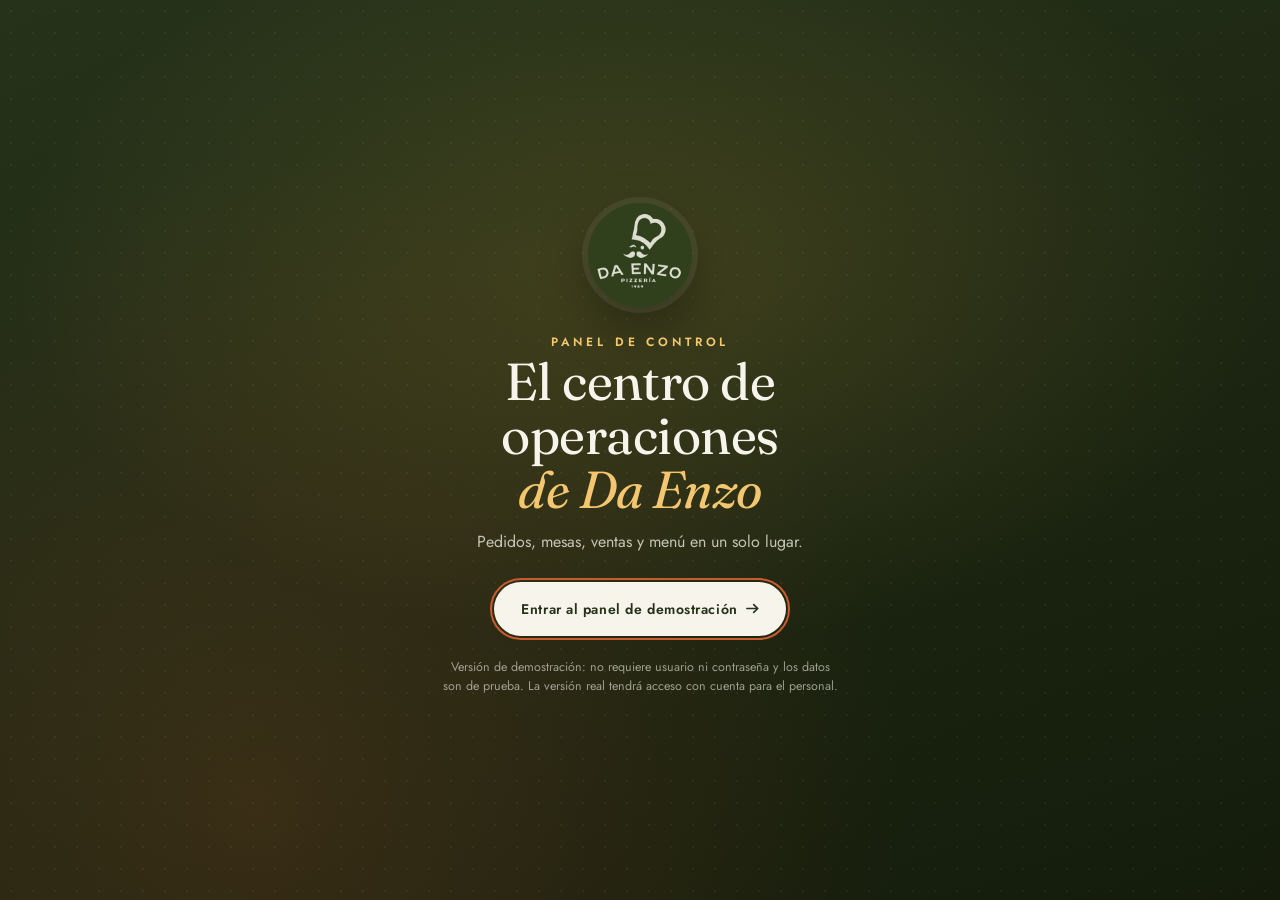
<file: admin/index.html>
<!DOCTYPE html>
<html lang="es">
<head>
<meta charset="utf-8">
<meta name="viewport" content="width=device-width, initial-scale=1, viewport-fit=cover">
<meta name="theme-color" content="#1d2711">
<meta name="robots" content="noindex, nofollow">
<script>
/* Si se abre «/admin» sin la barra final, las rutas relativas (css/, js/) fallarían: se corrige */
if (!/\/$/.test(location.pathname) && !/\.html$/.test(location.pathname)) location.replace(location.pathname + '/' + location.search + location.hash);
</script>
<title>Panel de control · Da Enzo Pizzería</title>
<link rel="icon" href="../assets/logo-da-enzo.png">
<link rel="preconnect" href="https://fonts.googleapis.com">
<link rel="preconnect" href="https://fonts.gstatic.com" crossorigin>
<link rel="preload" as="style" href="https://fonts.googleapis.com/css2?family=Fraunces:ital,opsz,wght@0,9..144,400;0,9..144,500;0,9..144,600;1,9..144,400&family=Jost:wght@400;500;600&display=swap" onload="this.onload=null;this.rel='stylesheet'">
<noscript><link href="https://fonts.googleapis.com/css2?family=Fraunces:ital,opsz,wght@0,9..144,400;0,9..144,500;0,9..144,600;1,9..144,400&family=Jost:wght@400;500;600&display=swap" rel="stylesheet"></noscript>
<link rel="stylesheet" href="css/panel.css?v=20261029">
</head>
<body>
  <!-- Entrada al panel (demo: sin autenticación real; ver LEEME-PANEL.md) -->
  <div class="gate" id="gate" hidden>
    <div class="gate-card">
      <img class="gate-logo" src="../assets/logo-da-enzo.png" width="300" height="300" alt="Da Enzo Pizzería">
      <p class="gate-k">Panel de control</p>
      <h1 class="gate-t">El centro de operaciones<br><em>de Da Enzo</em></h1>
      <p class="gate-p">Pedidos, mesas, ventas y menú en un solo lugar.</p>
      <button type="button" class="btn btn--cream btn--lg" id="gateEnter">Entrar al panel de demostración <svg viewBox="0 0 12 10" fill="none" aria-hidden="true"><path d="M.8 5h10M7.1 1.4 10.9 5l-3.8 3.6" stroke="currentColor" stroke-width="1.5" stroke-linecap="round" stroke-linejoin="round"/></svg></button>
      <p class="gate-note">Versión de demostración: no requiere usuario ni contraseña y los datos son de prueba. La versión real tendrá acceso con cuenta para el personal.</p>
    </div>
  </div>

  <div class="app" id="app" hidden>
    <!-- Navegación lateral (en el teléfono pasa a la barra inferior) -->
    <aside class="side" aria-label="Navegación del panel">
      <a class="side-brand" href="#/inicio" aria-label="Inicio del panel">
        <img src="../assets/logo-da-enzo.png" width="300" height="300" alt="">
        <span><b>Da Enzo</b><small>Panel de control</small></span>
      </a>
      <nav class="side-nav" id="nav"></nav>
      <div class="side-tools" id="sideTools"></div>
    </aside>

    <div class="main">
      <header class="top">
        <div class="top-t">
          <p class="top-k" id="topK"></p>
          <h1 class="top-title" id="topTitle">Inicio</h1>
        </div>
        <div class="top-acts">
          <span class="demo-pill" title="Los datos son de prueba y se guardan solo en este navegador"><i></i><span class="dp-l">Modo demostración</span><span class="dp-s">Demo</span></span>
          <span class="sync" id="sync" title="Recibe los pedidos de la web abierta en este mismo navegador"><i></i><span>Conectado a la web · este navegador</span></span>
          <button type="button" class="ibtn" id="soundBtn" aria-pressed="false" aria-label="Sonido de avisos: desactivado"></button>
          <button type="button" class="ibtn" id="bellBtn" aria-haspopup="dialog" aria-expanded="false" aria-controls="bell" aria-label="Avisos"><span class="ibtn-badge" id="bellCount" hidden>0</span></button>
          <button type="button" class="ibtn ibtn--more" id="moreBtn" aria-label="Herramientas de la demo" aria-haspopup="dialog" aria-controls="sheet"></button>
        </div>
      </header>
      <main class="view" id="view" tabindex="-1"></main>
    </div>

    <!-- Indicador persistente de solicitudes de mesa -->
    <button type="button" class="alert-pill" id="alertPill" hidden></button>

    <!-- Centro de avisos -->
    <section class="bell" id="bell" role="dialog" aria-label="Avisos" hidden>
      <header><b>Avisos</b><button type="button" class="link" id="bellRead">Marcar como leídos</button></header>
      <ul id="bellList"></ul>
      <p class="bell-note">Los avisos funcionan dentro de esta demostración (mismo navegador). No hay notificaciones push ni mensajes externos.</p>
    </section>

    <!-- Hoja de herramientas (teléfono) -->
    <section class="sheet" id="sheet" role="dialog" aria-modal="true" aria-label="Herramientas de la demo" hidden><div class="sheet-in" id="sheetIn"></div></section>

    <!-- Detalle / ventanas -->
    <div class="scrim" id="scrim" hidden></div>
    <aside class="drawer" id="drawer" role="dialog" aria-modal="true" aria-labelledby="drawerT" hidden></aside>
    <div class="modal" id="modal" role="dialog" aria-modal="true" aria-labelledby="modalT" hidden></div>
    <div class="toasts" id="toasts" aria-live="polite"></div>
  </div>

  <!-- Datos compartidos con la web: mismo catálogo y misma capa de datos de demostración -->
  <script src="../js/shared/demo-cloud.js?v=20261029"></script>
  <script src="../js/shared/demo-db.js?v=20261029"></script>
  <script src="../js/order/menu-data.js?v=20261029"></script>
  <script src="js/panel-core.js?v=20261029"></script>
  <script src="js/panel-seed.js?v=20261029"></script>
  <script src="js/view-home.js?v=20261029"></script>
  <script src="js/view-orders.js?v=20261029"></script>
  <script src="js/view-tables.js?v=20261029"></script>
  <script src="js/view-sales.js?v=20261029"></script>
  <script src="js/view-menu.js?v=20261029"></script>
  <script src="js/panel-boot.js?v=20261029"></script>
</body>
</html>
</file>
<file: css/reviews.css>
/* =========================================================
   DA ENZO — FASE 3 · VISTA «RESEÑAS»
   Reutiliza los tokens de index.html (olivas, cremas, beige,
   terracota, Fraunces + Jost, curvas de animación).
   ========================================================= */
:root{
  --rv-paper:#f4f1e6;
  --rv-card:#fbf9f2;
  --rv-line:rgba(46,59,28,.13);
  --rv-ink:#2b3520;
  --rv-ink-soft:rgba(43,53,32,.72);
  --rv-star:#c98a22;                 /* dorado tostado, como el borde horneado */
  --rv-star-off:rgba(46,59,28,.16);
  --rv-panel:#26331a;
  --rv-err:#f2a283;
  --rv-r:20px;
  --rv-title:#fff8ea;          /* marfil cálido: el crema del logo llevado a su máxima luminosidad */
  --rv-title-accent:#f3c66f;   /* dorado de borde horneado (mismo tono que las estrellas, más luminoso) */
}

/* ---------- Capas cuando la vista está abierta ---------- */
.rv{
  position:absolute;inset:0;z-index:20;
  background:var(--rv-paper);color:var(--rv-ink);
  opacity:0;transform:translateY(18px);
  transition:opacity .4s var(--e-std), transform .55s var(--e-reveal);
}
.rv.open{opacity:1;transform:none}
body.in-reviews .scrim{z-index:24}
body.in-reviews .win{z-index:25}
body.in-reviews .social{z-index:30}
body.in-reviews .toast{z-index:40}
/* el inicio queda cubierto: se oculta para lectores de pantalla y teclado (sin desmontarlo) */
body.in-reviews .nav,
body.in-reviews .hero-inner,
body.in-reviews .menu{visibility:hidden;transition:visibility 0s linear .45s}

.rv-scroll{position:absolute;inset:0;overflow-y:auto;overflow-x:hidden;overscroll-behavior:contain;-webkit-overflow-scrolling:touch;scroll-behavior:auto}

/* ---------- Barra superior ---------- */
.rv-bar{
  position:absolute;top:0;left:0;right:0;z-index:6;
  height:var(--nav-h);
  padding:env(safe-area-inset-top) calc(var(--gutter) + env(safe-area-inset-right)) 0 calc(var(--gutter) + env(safe-area-inset-left));
  display:flex;align-items:center;gap:10px;
  transition:background-color .35s var(--e-std), box-shadow .35s var(--e-std);
}
.rv-bar.is-solid{background:rgba(29,39,17,.9);-webkit-backdrop-filter:blur(14px);backdrop-filter:blur(14px);box-shadow:0 8px 30px rgba(10,12,6,.22)}
.rv-back,.rv-account{
  display:inline-flex;align-items:center;gap:9px;height:46px;padding:0 18px 0 14px;border-radius:999px;cursor:pointer;
  background:rgba(22,28,14,.58);border:1px solid rgba(221,221,209,.24);color:var(--cream-100);
  -webkit-backdrop-filter:blur(10px);backdrop-filter:blur(10px);
  font:500 12.5px/1 var(--f-ui);letter-spacing:.16em;text-transform:uppercase;
  transition:background-color .25s var(--e-std), border-color .25s, transform .35s var(--e-soft);
}
.rv-back svg{width:20px;height:20px;transition:transform .35s var(--e-soft)}
.rv-account svg{width:18px;height:18px}
.rv-back:hover,.rv-account:hover{background:rgba(30,40,18,.78);border-color:rgba(221,221,209,.45)}
.rv-back:hover svg{transform:translateX(-3px)}
.rv-account{margin-left:auto;letter-spacing:.12em}
.rv-account-label{max-width:16ch;overflow:hidden;text-overflow:ellipsis;white-space:nowrap}
.rv-account.is-demo{background:rgba(199,92,46,.86);border-color:rgba(255,255,255,.25)}
.rv-brand{margin-left:4px}

/* ---------- Encabezado con la foto de pizzas ---------- */
.rv-hero{position:relative;height:clamp(340px, 58dvh, 600px);overflow:hidden;background:var(--olive-900)}
.rv-hero-media{position:absolute;inset:0}
.rv-hero-img{position:absolute;inset:0;width:100%;height:100%;object-fit:cover;object-position:50% 60%}
.rv-hero-video--loop{z-index:1}
.rv-hero-video--intro{z-index:2;transition:opacity .8s var(--e-std)}
.rv-hero-media.is-looping .rv-hero-video--intro{opacity:0}
.rv-hero::after{content:"";position:absolute;inset:0;z-index:3;pointer-events:none;
  background:
    linear-gradient(180deg, rgba(20,26,12,.55) 0%, rgba(20,26,12,0) 26%),
    /* sombra cálida localizada detrás del título para que se lea sobre las pizzas */
    radial-gradient(ellipse 62% 62% at 18% 78%, rgba(24,30,12,.62) 0%, rgba(24,30,12,.3) 55%, rgba(24,30,12,0) 100%),
    linear-gradient(0deg, rgba(24,32,14,.92) 0%, rgba(24,32,14,.55) 32%, rgba(24,32,14,0) 62%)}
.rv-hero-txt{position:absolute;z-index:4;left:0;right:0;bottom:clamp(28px,6dvh,56px);
  max-width:1200px;margin:0 auto;padding:0 var(--gutter);color:var(--cream-100)}
.rv-eyebrow{margin:0 0 10px;font:500 12px/1 var(--f-ui);letter-spacing:.3em;text-transform:uppercase;opacity:.8}
.rv-title{margin:0;max-width:17ch;font-family:var(--f-display);font-weight:500;font-variation-settings:"opsz" 72,"SOFT" 50;
  font-size:clamp(34px, 5.2vw, 70px);line-height:1.02;letter-spacing:-.02em;
  color:var(--rv-title);text-shadow:0 1px 2px rgba(18,14,6,.7), 0 2px 10px rgba(18,14,6,.45), 0 6px 34px rgba(18,14,6,.55)}
.rv-title em{font-style:italic;color:var(--rv-title-accent)}
.rv-lead{margin:16px 0 0;max-width:52ch;font-size:clamp(15px,1.4vw,17.5px);line-height:1.55;color:rgba(239,238,228,.86)}
.rv.open .rv-hero-txt > *{animation:rvUp .8s var(--e-reveal) both}
.rv.open .rv-title{animation-delay:.08s}
.rv.open .rv-lead{animation-delay:.16s}
@keyframes rvUp{from{opacity:0;transform:translateY(14px)}to{opacity:1;transform:none}}

/* ---------- Contenedor ---------- */
.rv-wrap{max-width:1200px;margin:0 auto;padding:0 var(--gutter) 48px}
.rv-top{display:grid;grid-template-columns:minmax(0,1fr) auto;gap:28px;align-items:end;padding:40px 0 28px;border-bottom:1px solid var(--rv-line);margin-bottom:28px}
.rv-h2{margin:0;font-family:var(--f-display);font-weight:400;font-size:clamp(32px,3.6vw,46px);line-height:1;color:var(--olive-700);letter-spacing:-.015em}
.rv-demo-note{display:flex;align-items:flex-start;gap:9px;margin:14px 0 0;max-width:52ch;padding:10px 14px;border-radius:14px;
  background:rgba(199,92,46,.09);color:#8a3a17;font-size:13.5px;line-height:1.45}
.rv-demo-note svg{width:16px;height:16px;flex:0 0 auto;margin-top:1px}
.rv-jump{display:none}

/* ---------- Resumen ---------- */
.rv-summary{display:flex;gap:28px;align-items:center;padding:20px 26px;border-radius:var(--rv-r);background:var(--rv-card);border:1px solid var(--rv-line);box-shadow:0 10px 30px rgba(60,45,20,.06)}
.rv-sum-main{text-align:center;min-width:130px}
.rv-sum-avg{margin:0;display:flex;align-items:baseline;justify-content:center;gap:6px;color:var(--olive-700)}
.rv-sum-num{font-family:var(--f-display);font-size:58px;line-height:1;letter-spacing:-.02em}
.rv-sum-of{font-size:16px;opacity:.6}
.rv-sum-main .rv-stars{margin-top:6px}
.rv-sum-main .rv-star{width:20px;height:20px}
.rv-sum-count{margin:8px 0 0;font-size:12.5px;letter-spacing:.04em;color:var(--rv-ink-soft)}
.rv-dist{list-style:none;margin:0;padding:0 0 0 24px;border-left:1px solid var(--rv-line);display:grid;gap:6px;min-width:210px}
.rv-dist li{display:grid;grid-template-columns:30px 1fr 22px;align-items:center;gap:10px;font-size:13px;color:var(--rv-ink-soft)}
.rv-dist-k{display:inline-flex;align-items:center;gap:3px}
.rv-dist-k svg{width:11px;height:11px;fill:var(--rv-star)}
.rv-dist-bar{height:7px;border-radius:99px;background:var(--rv-star-off);overflow:hidden}
.rv-dist-bar i{display:block;height:100%;border-radius:inherit;background:linear-gradient(90deg,var(--olive-500),var(--olive-700));transition:width .8s var(--e-reveal)}
.rv-dist-n{text-align:right;font-variant-numeric:tabular-nums}

/* ---------- Estrellas estáticas ---------- */
.rv-stars{display:inline-flex;gap:2px;vertical-align:middle}
.rv-star{position:relative;display:inline-block;width:16px;height:16px}
.rv-star svg{position:absolute;inset:0;width:100%;height:100%;fill:var(--rv-star-off)}
.rv-star-fill{position:absolute;inset:0 auto 0 0;overflow:hidden}
.rv-star-fill svg{width:16px;height:16px;fill:var(--rv-star)}
.rv-sum-main .rv-star-fill svg{width:20px;height:20px}

/* ---------- Dos columnas ---------- */
.rv-grid{display:grid;grid-template-columns:minmax(0,1fr) minmax(340px,400px);gap:36px;align-items:start}

/* ---------- Tarjetas ---------- */
.rv-list{display:grid;grid-template-columns:repeat(auto-fill,minmax(320px,1fr));gap:18px;align-content:start}
.rv-card{
  position:relative;display:flex;flex-direction:column;gap:12px;
  padding:20px 20px 16px;border-radius:var(--rv-r);
  background:var(--rv-card);border:1px solid var(--rv-line);
  box-shadow:0 1px 0 rgba(255,255,255,.7) inset, 0 8px 22px rgba(60,45,20,.05);
  transition:transform .4s var(--e-soft), box-shadow .4s var(--e-soft), border-color .3s var(--e-std);
}
.rv.open .rv-card{animation:rvUp .6s var(--e-reveal) both;animation-delay:calc(.12s + var(--i) * 45ms)}
@media (hover:hover) and (pointer:fine){
  .rv-card:hover{transform:translateY(-3px);border-color:rgba(48,64,28,.32);box-shadow:0 16px 34px rgba(60,45,20,.11)}
  .rv-card:hover .rv-card-open svg{transform:translateX(3px)}
}
.rv-card.is-selected{border-color:var(--olive-700)}
.rv-card:focus-within{border-color:var(--olive-700);box-shadow:0 0 0 3px rgba(48,64,28,.18)}
.rv-card.is-new{animation:rvNew 1.6s var(--e-std) both}
@keyframes rvNew{0%{box-shadow:0 0 0 0 rgba(199,92,46,.5)}60%{box-shadow:0 0 0 10px rgba(199,92,46,0)}100%{box-shadow:0 8px 22px rgba(60,45,20,.05)}}
.rv-card--local{background:#fffdf6;border-color:rgba(199,92,46,.35)}

.rv-card-head{display:flex;align-items:center;gap:12px}
.rv-card-who{min-width:0;flex:1}
.rv-card-name{margin:0;font:600 15.5px/1.25 var(--f-ui);color:var(--rv-ink);white-space:nowrap;overflow:hidden;text-overflow:ellipsis}
.rv-card-meta{display:flex;align-items:center;gap:8px;margin-top:4px}
.rv-card-score{font-size:12px;font-weight:600;color:var(--rv-ink-soft);font-variant-numeric:tabular-nums}
.rv-chip-photo{display:inline-flex;align-items:center;gap:5px;padding:5px 10px;border-radius:999px;background:rgba(199,92,46,.1);color:#9a4219;font-size:11.5px;font-weight:600;white-space:nowrap;align-self:flex-start}
.rv-chip-photo svg{width:14px;height:14px}
.rv-card-text{margin:0;font-size:15px;line-height:1.6;color:var(--rv-ink);
  display:-webkit-box;-webkit-line-clamp:3;-webkit-box-orient:vertical;overflow:hidden;min-height:calc(1.6em * 1)}
.rv-card-text--empty{font-style:italic;color:var(--rv-ink-soft)}
.rv-card-thumbs{display:flex;gap:8px}
.rv-card-thumb{position:relative;width:72px;height:72px;border-radius:12px;overflow:hidden;background:#e8e2d2;flex:0 0 auto}
.rv-card-thumb img{width:100%;height:100%;object-fit:cover;display:block}
.rv-card-more{position:absolute;inset:0;display:grid;place-items:center;background:rgba(20,24,13,.55);color:#fff;font:400 20px/1 var(--f-display)}
.rv-card-foot{display:flex;flex-wrap:wrap;align-items:center;justify-content:space-between;gap:6px 10px;margin-top:auto;padding-top:10px;border-top:1px dashed var(--rv-line)}
.rv-tag{display:inline-flex;align-items:center;padding:4px 10px;border-radius:999px;background:rgba(46,59,28,.07);color:var(--rv-ink-soft);font-size:11px;letter-spacing:.08em;text-transform:uppercase}
.rv-tag--local{background:rgba(199,92,46,.12);color:#8a3a17}
.rv-card-open{display:inline-flex;align-items:center;gap:8px;padding:8px 2px;border:0;background:none;cursor:pointer;
  font:600 12.5px/1 var(--f-ui);letter-spacing:.14em;text-transform:uppercase;color:var(--olive-700)}
.rv-card-open svg{width:12px;height:10px;transition:transform .35s var(--e-soft)}
.rv-card-open::after{content:"";position:absolute;inset:0;border-radius:var(--rv-r)}   /* toda la tarjeta es clicable */
.rv-card-open:focus-visible{outline:none}

/* ---------- Avatares (iniciales: no se usan fotos de personas reales) ---------- */
.rv-avatar{width:46px;height:46px;flex:0 0 auto;border-radius:50%;display:grid;place-items:center;object-fit:cover;
  font:500 16px/1 var(--f-display);letter-spacing:.02em;box-shadow:0 0 0 2px var(--rv-card), 0 0 0 3px var(--rv-line)}
.rv-avatar--lg{width:60px;height:60px;font-size:21px}
.rv-avatar--olive{background:var(--olive-700);color:var(--cream-100)}
.rv-avatar--terracotta{background:#c75c2e;color:#fff6ec}
.rv-avatar--cream{background:#e6dcc4;color:var(--olive-800)}
.rv-avatar--sage{background:#7d8b5e;color:#f6f4ea}
.rv-avatar--wood{background:#8a5a3b;color:#f8efe4}

/* ---------- Columna derecha (sticky) ---------- */
.rv-aside{position:sticky;top:calc(var(--nav-h) + 14px);max-height:calc(100dvh - var(--nav-h) - 28px);overflow-y:auto;overscroll-behavior:contain;
  border-radius:24px;scrollbar-width:thin;scrollbar-color:rgba(46,59,28,.3) transparent}
.rv-aside-in{display:flex;flex-direction:column;gap:14px}

.rv-formbox{border-radius:24px;background:var(--rv-panel);color:var(--cream-100);
  box-shadow:0 22px 50px rgba(24,32,12,.24);overflow:hidden;position:relative}
.rv-formbox::before{content:"";position:absolute;inset:0;pointer-events:none;opacity:.05;mix-blend-mode:overlay;
  background-image:url("data:image/svg+xml;utf8,<svg xmlns='http://www.w3.org/2000/svg' width='160' height='160'><filter id='n'><feTurbulence type='fractalNoise' baseFrequency='.9' numOctaves='2' stitchTiles='stitch'/></filter><rect width='100%' height='100%' filter='url(%23n)'/></svg>")}
.rv-form{position:relative;padding:26px 24px 22px;display:flex;flex-direction:column;gap:16px}
.rv-form-title{margin:0;font-family:var(--f-display);font-weight:400;font-size:30px;line-height:1.05}
.rv-form-sub{margin:-8px 0 0;font-size:14px;color:rgba(239,238,228,.7)}
.rv-field{display:flex;flex-direction:column;gap:8px}
.rv-label{margin:0;font-size:12px;font-weight:500;letter-spacing:.16em;text-transform:uppercase;color:rgba(239,238,228,.82)}
.rv-opt{text-transform:none;letter-spacing:.02em;opacity:.65;font-weight:400}

/* selector de estrellas */
.rv-rate{display:flex;align-items:center;gap:4px;flex-wrap:wrap}
.rv-rate-star{width:46px;height:46px;padding:5px;border:0;background:none;cursor:pointer;border-radius:12px;display:grid;place-items:center}
.rv-rate-star svg{width:34px;height:34px;fill:transparent;stroke:rgba(239,238,228,.55);stroke-width:1.4;transition:fill .2s var(--e-std), stroke .2s, transform .3s var(--e-soft)}
.rv-rate-star.on svg{fill:var(--rv-star);stroke:var(--rv-star)}
.rv-rate-star.is-preview svg{fill:rgba(201,138,34,.62);stroke:rgba(201,138,34,.9)}
.rv-rate-star:hover svg{transform:scale(1.08)}
.rv-rate-star.pop svg{animation:rvPop .42s var(--e-soft)}
@keyframes rvPop{0%{transform:scale(.8)}55%{transform:scale(1.18)}100%{transform:scale(1)}}
.rv-rate-star:focus-visible{outline:2px solid var(--cream-100);outline-offset:0;border-radius:12px}
.rv-rate-caption{margin-left:8px;font-size:13px;color:rgba(239,238,228,.75);font-variant-numeric:tabular-nums}
.rv-err{display:flex;gap:8px;margin:0;padding:9px 12px;border-radius:12px;background:rgba(242,162,131,.12);color:var(--rv-err);font-size:13.5px;line-height:1.4}
.rv-err::before{content:"!";flex:0 0 auto;width:18px;height:18px;border-radius:50%;display:grid;place-items:center;background:var(--rv-err);color:var(--rv-panel);font-weight:700;font-size:12px}

/* mensaje de incentivo */
.rv-encourage{display:flex;align-items:flex-start;gap:10px;padding:12px 10px 12px 16px;border-radius:16px;
  background:var(--cream-100);color:var(--olive-800);box-shadow:0 10px 26px rgba(0,0,0,.2);
  opacity:0;transform:translateY(-6px) scale(.98);transition:opacity .25s var(--e-std), transform .35s var(--e-soft)}
.rv-encourage.in{opacity:1;transform:none}
.rv-encourage p{margin:0;font-size:14px;line-height:1.45}
.rv-encourage-x{flex:0 0 auto;width:32px;height:32px;margin:-4px 0 0 auto;border:0;border-radius:50%;background:transparent;cursor:pointer;display:grid;place-items:center;color:var(--olive-700)}
.rv-encourage-x svg{width:12px;height:12px}
.rv-encourage-x:hover{background:rgba(48,64,28,.1)}

/* comentario */
.rv-text{width:100%;min-height:118px;resize:vertical;padding:14px 16px;border-radius:16px;
  background:rgba(239,238,228,.07);border:1px solid rgba(221,221,209,.22);color:var(--cream-100);
  font:400 15px/1.55 var(--f-ui);transition:border-color .25s, background-color .4s}
.rv-text::placeholder{color:rgba(239,238,228,.5)}
.rv-text:focus{outline:none;border-color:rgba(239,238,228,.6);background:rgba(239,238,228,.1)}
.rv-text.flash{animation:rvFlash .7s var(--e-std)}
@keyframes rvFlash{0%{background:rgba(239,238,228,.2)}100%{background:rgba(239,238,228,.07)}}
.rv-text-meta{display:flex;justify-content:space-between;gap:10px;font-size:12px;color:rgba(239,238,228,.6)}
.rv-count{font-variant-numeric:tabular-nums;margin-left:auto}
.rv-count.is-near{color:var(--rv-err)}
.rv-phr-hint{color:var(--cream-200)}

/* frases rápidas */
.rv-phrases{display:flex;flex-wrap:wrap;gap:8px}
.rv-phrase{display:inline-flex;align-items:center;gap:6px;min-height:38px;padding:0 14px 0 10px;border-radius:999px;cursor:pointer;
  background:rgba(239,238,228,.07);border:1px solid rgba(221,221,209,.24);color:var(--cream-100);
  font:500 13px/1 var(--f-ui);transition:background-color .25s var(--e-std), color .25s, border-color .25s, transform .3s var(--e-soft)}
.rv-phrase-ic{width:13px;height:13px;transition:transform .3s var(--e-soft)}
.rv-phrase:hover{background:rgba(239,238,228,.14);border-color:rgba(221,221,209,.45)}
.rv-phrase[aria-pressed="true"]{background:var(--cream-100);color:var(--olive-800);border-color:var(--cream-100)}
.rv-phrase[aria-pressed="true"] .rv-phrase-ic{transform:rotate(45deg)}
.rv-phrase:active{transform:scale(.97)}

/* fotos */
.rv-photos{padding:14px;border-radius:16px;border:1px dashed rgba(221,221,209,.3);transition:border-color .25s, background-color .25s}
.rv-photos.is-drag{border-color:var(--cream-100);background:rgba(239,238,228,.06)}
.rv-photos-top{display:flex;align-items:center;gap:12px;flex-wrap:wrap}
.rv-photos-add{display:inline-flex;align-items:center;gap:8px;min-height:42px;padding:0 16px 0 12px;border-radius:999px;cursor:pointer;
  background:rgba(239,238,228,.12);border:1px solid rgba(221,221,209,.3);font-size:13.5px;font-weight:500;transition:background-color .25s}
.rv-photos-add svg{width:18px;height:18px}
.rv-photos-add:hover{background:rgba(239,238,228,.2)}
.rv-photos-add:focus-visible{outline:2px solid var(--cream-100);outline-offset:3px}
.rv-photos-add.is-disabled{opacity:.45;cursor:not-allowed}
.rv-photos-hint{font-size:12px;color:rgba(239,238,228,.6)}
.rv-photos-grid{display:grid;grid-template-columns:repeat(4,1fr);gap:8px}
.rv-photos-grid:empty{display:none}
.rv-photos-grid{margin-top:12px}
.rv-photo{position:relative;aspect-ratio:1;border-radius:12px;overflow:hidden;background:rgba(239,238,228,.08);animation:rvUp .35s var(--e-soft) both;transition:opacity .2s, transform .2s}
.rv-photo.is-out{opacity:0;transform:scale(.9)}
.rv-photo img{width:100%;height:100%;object-fit:cover;display:block;transition:opacity .3s}
.rv-photo.is-loading img{opacity:0}
.rv-photo-spin{position:absolute;inset:0;margin:auto;width:20px;height:20px;border-radius:50%;border:2px solid rgba(239,238,228,.25);border-top-color:var(--cream-100);animation:rvSpin .8s linear infinite;opacity:0}
.rv-photo.is-loading .rv-photo-spin{opacity:1}
@keyframes rvSpin{to{transform:rotate(360deg)}}
.rv-photo-rm{position:absolute;top:5px;right:5px;width:28px;height:28px;border-radius:50%;border:0;cursor:pointer;display:grid;place-items:center;
  background:rgba(20,24,13,.75);color:#fff}
.rv-photo-rm svg{width:10px;height:10px}
.rv-photo-rm:hover{background:#b3301f}
.rv-photos-err{margin:10px 0 0;padding:0;list-style:none;display:grid;gap:4px}
.rv-photos-err li{font-size:12.5px;color:var(--rv-err)}

/* enviar */
.rv-submit{display:flex;align-items:center;justify-content:center;gap:12px;height:56px;border:0;border-radius:999px;cursor:pointer;
  background:var(--cream-100);color:var(--olive-800);font:600 14.5px/1 var(--f-ui);letter-spacing:.16em;text-transform:uppercase;
  box-shadow:0 12px 28px rgba(0,0,0,.24);transition:transform .35s var(--e-soft), background-color .25s, box-shadow .35s}
.rv-submit svg{width:19px;height:19px;transition:transform .35s var(--e-soft)}
.rv-submit:hover{transform:translateY(-2px);background:#fbfaf2;box-shadow:0 16px 34px rgba(0,0,0,.3)}
.rv-submit:hover svg{transform:translate(3px,-3px)}
.rv-submit:active{transform:scale(.985)}
.rv-done{padding:14px 16px;border-radius:16px;background:rgba(239,238,228,.1);border:1px solid rgba(221,221,209,.28);animation:rvUp .4s var(--e-soft) both}
.rv-done p{margin:0 0 6px;font-size:13.5px;line-height:1.5}
.rv-form-note{display:flex;gap:9px;margin:0;font-size:12px;line-height:1.5;color:rgba(239,238,228,.62)}
.rv-form-note svg{width:15px;height:15px;flex:0 0 auto;margin-top:1px}
.rv-linkbtn{padding:0;border:0;background:none;cursor:pointer;font:inherit;color:var(--cream-100);text-decoration:underline;text-underline-offset:3px;text-decoration-thickness:1px}
.rv-linkbtn:hover{color:#fff}
.rv-google{display:inline-flex;align-items:center;gap:8px;color:var(--cream-100);font-size:13px}
.rv-google svg{width:12px;height:10px}

/* ordenar mi pedido */
.rv-order{display:flex;align-items:center;justify-content:center;gap:14px;height:64px;border:0;border-radius:999px;cursor:pointer;
  background:#c75c2e;color:#fff8ef;font:600 15.5px/1 var(--f-ui);letter-spacing:.16em;text-transform:uppercase;
  box-shadow:0 16px 36px rgba(150,60,20,.28);transition:transform .35s var(--e-soft), background-color .25s, box-shadow .35s}
.rv-order .arw{width:30px;height:30px;border-radius:50%;background:#fff8ef;color:#c75c2e;display:grid;place-items:center;transition:transform .35s var(--e-soft)}
.rv-order .arw svg{width:13px;height:11px}
.rv-order:hover{transform:translateY(-2px);background:#b8521f;box-shadow:0 20px 42px rgba(150,60,20,.34)}
.rv-order:hover .arw{transform:translateX(3px)}

.rv-foot{margin-top:48px;padding-top:22px;border-top:1px solid var(--rv-line);text-align:center;font-size:13px;color:var(--rv-ink-soft)}

/* focos coherentes sobre fondo claro */
.rv a:focus-visible,.rv button:focus-visible{outline:2px solid var(--olive-700);outline-offset:3px}
.rv-bar button:focus-visible,.rv-formbox :focus-visible{outline-color:var(--cream-100)}
.rv-card:focus-within{outline:none}

/* =========================================================
   VENTANA DE DETALLE
   ========================================================= */
.rv-detail{--win-w:620px}
.rv-detail.rv-detail--photos{--win-w:920px}
.rv-detail-head{display:flex;align-items:center;gap:16px;min-width:0}
.rv-detail-name{font-size:clamp(24px,3vw,32px)}
.rv-detail-meta{display:flex;align-items:center;gap:10px;margin-top:6px;font-size:13px;font-weight:600;color:var(--rv-ink-soft)}
.rv-detail-meta .rv-star{width:19px;height:19px}
.rv-detail-meta .rv-star-fill svg{width:19px;height:19px}
.rv-detail-body{display:grid;gap:26px}
.rv-detail--photos .rv-detail-body{grid-template-columns:minmax(0,1fr) minmax(0,380px);align-items:start}
.rv-detail-text p{margin:0 0 14px;font-size:16.5px;line-height:1.72;color:var(--rv-ink);max-width:60ch}
.rv-detail-text .rv-detail-empty{font-style:italic;color:var(--rv-ink-soft)}
.rv-detail-foot{display:flex;flex-wrap:wrap;align-items:center;gap:10px;margin-top:18px !important;padding-top:14px;border-top:1px dashed var(--rv-line);font-size:12.5px !important}
.rv-detail-date{color:var(--rv-ink-soft)}
.rv-detail-photos-t{display:flex;align-items:center;gap:7px;margin:0 0 10px;font-size:12px;font-weight:600;letter-spacing:.14em;text-transform:uppercase;color:var(--rv-ink-soft)}
.rv-detail-photos-t svg{width:16px;height:16px}

.rv-gal{display:grid;gap:10px;grid-template-columns:1fr 1fr}
.rv-gal-item{position:relative;display:block;width:100%;padding:0;border:0;border-radius:16px;overflow:hidden;cursor:zoom-in;background:#e8e2d2;animation:rvUp .5s var(--e-reveal) both}
.rv-gal-item:nth-child(2){animation-delay:.06s}.rv-gal-item:nth-child(3){animation-delay:.12s}.rv-gal-item:nth-child(4){animation-delay:.18s}
.rv-gal-item{aspect-ratio:1}
.rv-gal-main{grid-column:1 / -1}
.rv-gal-item img{width:100%;height:100%;object-fit:cover;display:block;transition:opacity .3s var(--e-std)}   /* fotos cuadradas: se ven completas */
.rv-gal-more{position:absolute;inset:0;z-index:1;display:grid;place-items:center;background:rgba(20,24,13,.58);color:#fff;font:400 34px/1 var(--f-display);letter-spacing:.02em;transition:background-color .25s}
.rv-gal-item.has-more:hover .rv-gal-more{background:rgba(20,24,13,.68)}
.rv-gal-item.has-more::after{display:none}
.rv-gal-item:hover img{opacity:.92}
.rv-gal-item::after{content:"";position:absolute;right:10px;bottom:10px;width:34px;height:34px;border-radius:50%;
  background:rgba(20,24,13,.62) url("data:image/svg+xml;utf8,<svg xmlns='http://www.w3.org/2000/svg' viewBox='0 0 24 24' fill='none' stroke='%23efeee4' stroke-width='1.8' stroke-linecap='round'><path d='M15 3h6v6M9 21H3v-6M21 3l-7 7M3 21l7-7'/></svg>") center/16px no-repeat;
  opacity:.85;transition:opacity .25s}
.rv-gal-item:hover::after{opacity:1}
.rv-gal-item:focus-visible{outline:2px solid var(--olive-700);outline-offset:3px}

/* ampliación */
.rv-lightbox{position:absolute;inset:0;z-index:5;display:flex;align-items:center;justify-content:center;gap:10px;padding:56px 16px 20px;
  background:rgba(20,24,13,.95);opacity:0;transition:opacity .22s var(--e-std)}
.rv-lightbox[hidden]{display:none}
.rv-lightbox.open{opacity:1}
.rv-lightbox figure{margin:0;flex:1;min-width:0;height:100%;display:flex;flex-direction:column;align-items:center;justify-content:center;gap:12px}
.rv-lightbox img{max-width:100%;max-height:calc(100% - 40px);object-fit:contain;border-radius:12px;opacity:0;transform:scale(.98);transition:opacity .3s, transform .4s var(--e-soft)}
.rv-lightbox img.in{opacity:1;transform:none}
.rv-lightbox figcaption{display:flex;gap:14px;font-size:13px;color:rgba(239,238,228,.75);text-align:center}
.rv-lb-count{font-variant-numeric:tabular-nums;opacity:.7}
.rv-lb-close,.rv-lb-nav{flex:0 0 auto;width:46px;height:46px;border-radius:50%;border:1px solid rgba(221,221,209,.3);background:rgba(239,238,228,.08);color:var(--cream-100);cursor:pointer;display:grid;place-items:center;transition:background-color .25s}
.rv-lb-close:hover,.rv-lb-nav:hover{background:rgba(239,238,228,.18)}
.rv-lb-close{position:absolute;top:12px;right:12px}
.rv-lb-close svg{width:14px;height:14px}
.rv-lb-nav svg{width:22px;height:22px}
.rv-lightbox :focus-visible{outline:2px solid var(--cream-100);outline-offset:3px}

/* =========================================================
   ACCESO / REGISTRO
   ========================================================= */
.au{--win-w:470px}
.au-tabs{display:flex;gap:6px;padding:4px;border-radius:999px;background:rgba(239,238,228,.07);border:1px solid rgba(221,221,209,.16);margin-bottom:16px}
.au-tab{flex:1;height:42px;border:0;border-radius:999px;cursor:pointer;background:transparent;color:rgba(239,238,228,.75);font:500 13px/1 var(--f-ui);letter-spacing:.08em;transition:background-color .25s, color .25s}
.au-tab[aria-selected="true"]{background:var(--cream-100);color:var(--olive-800)}
.au-google{display:flex;align-items:center;justify-content:center;gap:12px;width:100%;height:50px;border-radius:999px;border:0;cursor:pointer;background:#fff;color:#2b2b2b;font:500 15px/1 var(--f-ui);box-shadow:0 8px 20px rgba(0,0,0,.2);transition:transform .3s var(--e-soft)}
.au-google svg{width:20px;height:20px}
.au-google:hover{transform:translateY(-1px)}
.au-note{margin:10px 0 0;padding:10px 12px;border-radius:12px;background:rgba(239,238,228,.08);font-size:13px;line-height:1.5;color:var(--cream-200)}
.au-or{display:flex;align-items:center;gap:12px;margin:18px 0 14px;font-size:11.5px;letter-spacing:.18em;text-transform:uppercase;color:rgba(239,238,228,.55)}
.au-or::before,.au-or::after{content:"";flex:1;height:1px;background:rgba(221,221,209,.18)}
.au-form{display:flex;flex-direction:column;gap:12px}
.au-field{display:flex;flex-direction:column;gap:6px}
.au-field label{font-size:12.5px;color:rgba(239,238,228,.8)}
.au-field input{height:48px;padding:0 16px;border-radius:14px;border:1px solid rgba(221,221,209,.24);background:rgba(239,238,228,.07);color:var(--cream-100);font:400 15px/1 var(--f-ui)}
.au-field input::placeholder{color:rgba(239,238,228,.4)}
.au-field input:focus{outline:none;border-color:rgba(239,238,228,.6)}
.au-field input[aria-invalid="true"]{border-color:var(--rv-err)}
.au-err{margin:0;font-size:12.5px;color:var(--rv-err)}
.au-check{display:flex;gap:10px;align-items:flex-start;padding:12px;border-radius:14px;background:rgba(239,238,228,.05);font-size:12.5px;line-height:1.5;color:rgba(239,238,228,.78);cursor:pointer}
.au-check input{width:18px;height:18px;margin:1px 0 0;accent-color:#c75c2e;flex:0 0 auto}
.au-check b{color:var(--cream-100);font-weight:500}
.au-submit{height:50px;border:0;border-radius:999px;cursor:pointer;background:var(--cream-100);color:var(--olive-800);font:600 13.5px/1 var(--f-ui);letter-spacing:.14em;text-transform:uppercase;margin-top:4px;transition:background-color .25s, transform .3s var(--e-soft)}
.au-submit:hover{background:#fbfaf2;transform:translateY(-1px)}
.au-submit--ghost{background:transparent;color:var(--cream-100);border:1px solid rgba(221,221,209,.35)}
.au-submit--ghost:hover{background:rgba(239,238,228,.1)}
.au-result{margin-top:14px;padding:12px 14px;border-radius:14px;background:rgba(199,92,46,.18);border:1px solid rgba(242,162,131,.3);animation:rvUp .35s var(--e-soft) both}
.au-result p{margin:0 0 8px;font-size:13.5px;line-height:1.5}
.au-foot{display:flex;gap:8px;margin:16px 0 0;font-size:12px;line-height:1.5;color:rgba(239,238,228,.55)}
.au-foot svg{width:15px;height:15px;flex:0 0 auto}
.au-account{display:flex;flex-direction:column;gap:12px}
.au-demo-badge{align-self:flex-start;padding:5px 12px;border-radius:999px;background:#c75c2e;color:#fff;font-size:11px;font-weight:600;letter-spacing:.14em;text-transform:uppercase}
.au-hello{margin:0;font-family:var(--f-display);font-size:24px}
.au-sub{margin:0;font-size:13.5px;color:rgba(239,238,228,.7)}

/* =========================================================
   RESPONSIVE
   ========================================================= */
@media (max-width:1100px){
  .rv-grid{grid-template-columns:minmax(0,1fr) 360px;gap:26px}
  .rv-list{grid-template-columns:1fr}
}
@media (max-width:860px){
  .rv-top{grid-template-columns:1fr;gap:20px}
  .rv-summary{justify-content:space-between}
  .rv-grid{grid-template-columns:1fr}
  .rv-aside{position:static;max-height:none;overflow:visible;scroll-margin-top:calc(var(--nav-h) + 10px)}
  .rv-formbox{scroll-margin-top:calc(var(--nav-h) + 10px)}
  .rv-jump{display:inline-flex;align-items:center;margin-top:14px;height:44px;padding:0 20px;border-radius:999px;border:1px solid var(--olive-700);background:transparent;color:var(--olive-700);font:600 12.5px/1 var(--f-ui);letter-spacing:.14em;text-transform:uppercase;cursor:pointer}
  .rv-detail--photos .rv-detail-body{grid-template-columns:1fr}
}
@media (max-width:600px){
  .rv-back-label{display:none}
  .rv-back{padding:0;width:46px;justify-content:center}
  .rv-account{padding:0 14px 0 12px;font-size:11.5px}
  .rv-account-label{max-width:11ch}
  .rv-hero{height:min(440px, 64dvh)}
  .rv-hero-img{object-position:30% 60%}
  .rv-title{font-size:clamp(31px, 9vw, 40px)}
  .rv-lead{font-size:15px}
  .rv-top{padding-top:28px}
  .rv-summary{flex-direction:column;align-items:stretch;gap:16px;padding:18px}
  .rv-dist{padding:16px 0 0;border-left:0;border-top:1px solid var(--rv-line)}
  .rv-card{padding:18px 16px 14px}
  .rv-list{grid-template-columns:1fr}
  .rv-form{padding:22px 18px 18px}
  .rv-rate-star{width:44px;height:44px}
  .rv-photos-grid{grid-template-columns:repeat(4,1fr)}
  .rv-order{height:60px;font-size:14px}
  .rv-detail-text p{font-size:16px}
}
@media (max-width:360px){
  .rv-rate-star{width:40px;height:40px}
  .rv-rate-star svg{width:30px;height:30px}
  .rv-rate-caption{width:100%;margin:2px 0 0 6px}
}
@media (max-height:520px){
  .rv-hero{height:340px}
  .rv-hero-txt{bottom:22px}
  .rv-title{font-size:clamp(26px, 4.2vw, 36px);max-width:24ch}
  .rv-lead{margin-top:10px;font-size:14px}
  .rv-eyebrow{margin-bottom:6px}
  .rv-aside{position:static;max-height:none;overflow:visible}
}

/* los elementos con [hidden] nunca se muestran aunque su clase defina display */
.rv [hidden], .rv-detail [hidden], .au [hidden]{display:none !important}

/* =========================================================
   AVISO DE INICIO DE SESIÓN
   ========================================================= */
.lp{position:absolute;z-index:7;right:calc(var(--gutter) + env(safe-area-inset-right));bottom:calc(22px + env(safe-area-inset-bottom));
  width:min(360px, calc(100vw - 2 * var(--gutter)));padding:18px 18px 16px;border-radius:22px;
  background:rgba(33,44,20,.95);color:var(--cream-100);border:1px solid rgba(221,221,209,.18);
  -webkit-backdrop-filter:blur(16px);backdrop-filter:blur(16px);box-shadow:0 24px 60px rgba(10,12,6,.4);
  display:flex;flex-direction:column;gap:10px;
  opacity:0;transform:translateY(14px) scale(.98);transition:opacity .35s var(--e-std), transform .5s var(--e-reveal)}
.lp.open{opacity:1;transform:none}
.lp-head{display:flex;align-items:center;gap:12px;padding-right:34px}
.lp-logo{width:44px;height:44px;border-radius:50%;box-shadow:0 0 0 2px rgba(221,221,209,.4);flex:0 0 auto}
.lp-title{margin:0;font-family:var(--f-display);font-size:20px;line-height:1.15}
.lp-sub{margin:3px 0 0;font-size:13px;line-height:1.4;color:rgba(239,238,228,.72)}
.lp-x{position:absolute;top:10px;right:10px;width:36px;height:36px;border-radius:50%;border:0;background:transparent;color:var(--cream-100);cursor:pointer;display:grid;place-items:center;transition:background-color .2s}
.lp-x svg{width:13px;height:13px}
.lp-x:hover{background:rgba(239,238,228,.12)}
.lp-google{display:flex;align-items:center;justify-content:center;gap:12px;height:48px;border:0;border-radius:999px;cursor:pointer;
  background:#fff;color:#1f1f1f;font:500 15px/1 var(--f-ui);box-shadow:0 8px 20px rgba(0,0,0,.22);transition:transform .3s var(--e-soft), box-shadow .3s}
.lp-google svg{width:20px;height:20px}
.lp-google:hover{transform:translateY(-1px);box-shadow:0 12px 26px rgba(0,0,0,.28)}
.lp-mail{align-self:center;padding:6px 10px;border:0;background:none;cursor:pointer;color:rgba(239,238,228,.82);font:500 13px/1 var(--f-ui);text-decoration:underline;text-underline-offset:3px}
.lp-mail:hover{color:#fff}
.lp-msg{margin:0;padding:10px 12px;border-radius:12px;background:rgba(239,238,228,.08);font-size:12.5px;line-height:1.5;color:var(--cream-200)}
.lp :focus-visible{outline:2px solid var(--cream-100);outline-offset:3px}
.lp[hidden]{display:none !important}
@media (max-width:600px){
  .lp{left:12px;right:12px;width:auto;bottom:calc(12px + env(safe-area-inset-bottom))}
}

/* Detalle con fotos: el texto ocupa toda la altura de la galería (sin zona vacía):
   comilla editorial arriba, reseña al centro y datos al pie, alineados con la última foto */
.rv-detail--photos .rv-detail-body{align-items:stretch}
.rv-detail--photos .rv-detail-text{display:flex;flex-direction:column;padding:18px 22px;border-radius:18px;background:rgba(46,59,28,.045)}
.rv-detail--photos .rv-detail-text::before{content:"\201C";display:block;height:44px;margin-bottom:6px;font:400 78px/1 var(--f-display);color:#c75c2e;opacity:.55}
.rv-detail--photos .rv-detail-foot{margin-top:auto !important}
@media (max-width:860px){
  .rv-detail--photos .rv-detail-text{padding:0;background:none}
  .rv-detail--photos .rv-detail-text::before{display:none}
}
</file>
<file: css/about.css>
/* =========================================================
   DA ENZO — VISTA «SOBRE NOSOTROS»
   Reutiliza tokens de index.html y piezas de reviews.css
   (.rv-bar, .rv-back, .rv-account, .lp, .rv-foot).
   ========================================================= */
.ab{
  position:absolute;inset:0;z-index:20;
  background:var(--rv-paper,#f4f1e6);color:var(--rv-ink,#2b3520);
  opacity:0;transform:translateY(18px);
  transition:opacity .4s var(--e-std), transform .55s var(--e-reveal);
}
.ab.open{opacity:1;transform:none}
body.in-about .scrim{z-index:24}
body.in-about .win{z-index:25}
body.in-about .social{z-index:30}
body.in-about .toast{z-index:40}
body.in-about .nav, body.in-about .hero-inner, body.in-about .menu{visibility:hidden;transition:visibility 0s linear .45s}
.ab [hidden]{display:none !important}

.ab-scroll{position:absolute;inset:0;overflow-y:auto;overflow-x:hidden;overscroll-behavior:contain;-webkit-overflow-scrolling:touch}

/* nombre en la barra */
.ab-bar-name{margin:0 0 0 6px;font:500 13px/1 var(--f-ui);letter-spacing:.28em;text-transform:uppercase;color:var(--cream-100);
  opacity:0;transform:translateY(-4px);transition:opacity .35s var(--e-std), transform .35s var(--e-soft)}
.ab-bar-name span{opacity:.6}
.ab-bar.is-solid .ab-bar-name{opacity:1;transform:none}

/* =========================================================
   PORTADA
   ========================================================= */
.ab-hero{position:relative;height:clamp(560px, 92dvh, 920px);overflow:hidden;background:var(--olive-900);color:var(--cream-100)}
.ab-hero-img{position:absolute;inset:0;width:100%;height:100%;object-fit:cover;object-position:50% 58%;transform:scale(1.04);transition:transform 2.4s var(--e-reveal)}
.ab.open .ab-hero-img{transform:scale(1)}
.ab-hero::after{content:"";position:absolute;inset:0;pointer-events:none;
  background:
    linear-gradient(180deg, rgba(18,22,10,.6) 0%, rgba(18,22,10,0) 24%),
    linear-gradient(90deg, rgba(18,22,10,.72) 0%, rgba(18,22,10,.25) 45%, rgba(18,22,10,.55) 100%),
    linear-gradient(0deg, rgba(20,26,12,.9) 0%, rgba(20,26,12,0) 48%)}
.ab-hero-in{position:absolute;z-index:1;left:0;right:0;bottom:clamp(80px,13dvh,140px);max-width:1200px;margin:0 auto;padding:0 var(--gutter);
  display:grid;grid-template-columns:minmax(0,1fr) minmax(0,.95fr);gap:48px;align-items:end}
.ab-name{margin:0;display:flex;flex-direction:column;gap:10px;text-shadow:0 2px 30px rgba(10,10,6,.45)}
.ab-name-main{white-space:nowrap;font:500 clamp(52px, 6.8vw, 108px)/.92 var(--f-ui);letter-spacing:.05em;text-transform:uppercase;color:#fff8ea}
.ab-name-sub{font:500 clamp(15px, 1.7vw, 22px)/1 var(--f-ui);letter-spacing:.62em;text-transform:uppercase;color:#f3c66f;padding-left:.2em}
.ab-since{display:inline-flex;margin:22px 0 0;padding:8px 16px;border-radius:999px;border:1px solid rgba(239,238,228,.35);
  font:500 12px/1 var(--f-ui);letter-spacing:.22em;text-transform:uppercase;color:var(--cream-100);background:rgba(20,24,12,.35);
  -webkit-backdrop-filter:blur(6px);backdrop-filter:blur(6px)}
.ab-hero-copy{padding-bottom:8px}
.ab-hero-title{margin:0;font-family:var(--f-display);font-weight:500;font-variation-settings:"opsz" 72,"SOFT" 50;
  font-size:clamp(30px, 3.6vw, 54px);line-height:1.06;letter-spacing:-.015em;color:#fff8ea;
  text-shadow:0 1px 2px rgba(18,14,6,.6), 0 6px 30px rgba(18,14,6,.5)}
.ab-hero-title em{display:block;font-style:italic;color:#f3c66f}
.ab-hero-lead{margin:18px 0 0;max-width:44ch;font-size:clamp(15px,1.3vw,17.5px);line-height:1.6;color:rgba(239,238,228,.88)}

/* escritura progresiva del nombre (una vez por visita) */
.ab-type-ch{display:inline-block;opacity:0}
.ab-type-sp{display:inline-block;width:.32em}
.ab-name.is-typing .ab-type-ch{animation:abType .55s var(--e-soft) forwards;animation-delay:calc(.35s + var(--k) * 95ms)}
.ab-name.is-typing .ab-name-sub .ab-type-ch{animation-delay:calc(1.15s + var(--k) * 60ms)}
.ab-name.is-typed .ab-type-ch{opacity:1}
@keyframes abType{from{opacity:0;transform:translateY(.22em);filter:blur(6px)}to{opacity:1;transform:none;filter:blur(0)}}
.ab.open .ab-hero-copy, .ab.open .ab-since{animation:rvUp 1s var(--e-reveal) both;animation-delay:.9s}
.ab.open .ab-since{animation-delay:1.7s}

.ab-scrollhint{position:absolute;z-index:1;left:50%;bottom:26px;transform:translateX(-50%);
  display:inline-flex;align-items:center;gap:10px;padding:10px 18px;border-radius:999px;border:0;cursor:pointer;
  background:rgba(239,238,228,.1);color:rgba(239,238,228,.9);font:500 11.5px/1 var(--f-ui);letter-spacing:.22em;text-transform:uppercase;
  transition:background-color .25s}
.ab-scrollhint svg{width:16px;height:16px;animation:abNudge 2.6s ease-in-out infinite}
.ab-scrollhint:hover{background:rgba(239,238,228,.18)}
@keyframes abNudge{0%,100%{transform:translateY(0)}50%{transform:translateY(3px)}}

/* =========================================================
   ESTRUCTURA COMÚN
   ========================================================= */
.ab-sec{padding:clamp(64px, 9vw, 120px) 0}
.ab-wrap{max-width:1200px;margin:0 auto;padding:0 var(--gutter)}
.ab-chapter{display:flex;align-items:center;gap:12px;margin:0 0 14px;font:600 11.5px/1 var(--f-ui);letter-spacing:.3em;text-transform:uppercase;color:#b4532a}
.ab-chapter::before{content:"";width:32px;height:1px;background:currentColor;opacity:.6}
.ab-chapter--light{color:#f3c66f;justify-content:center}
.ab-h2{margin:0 0 26px;font-family:var(--f-display);font-weight:400;font-variation-settings:"opsz" 144,"SOFT" 50;
  font-size:clamp(38px, 4.6vw, 62px);line-height:1;letter-spacing:-.02em;color:var(--olive-700)}
.ab-p{margin:0 0 18px;max-width:62ch;font-size:17px;line-height:1.75;color:var(--rv-ink,#2b3520)}
.ab-p--lead{font-size:19px;line-height:1.65}
.ab-p--lead::first-letter{float:left;font:400 64px/.85 var(--f-display);color:#b4532a;margin:6px 10px 0 0}

/* aparición al desplazarse */
.ab .reveal{opacity:0;transform:translateY(20px);transition:opacity .9s var(--e-std), transform 1.1s var(--e-reveal)}
.ab .reveal.is-in{opacity:1;transform:none}
.ab .ab-p.reveal:nth-of-type(2){transition-delay:.06s}
.ab .ab-p.reveal:nth-of-type(3){transition-delay:.12s}

/* =========================================================
   CAPÍTULO I · ORIGEN
   ========================================================= */
.ab-story-grid{display:grid;grid-template-columns:minmax(0,1.12fr) minmax(0,.88fr);gap:clamp(36px,6vw,84px);align-items:start}
.ab-quote{margin:34px 0 0;padding:6px 0 6px 26px;border-left:2px solid #c75c2e}
.ab-quote p{margin:0;font-family:var(--f-display);font-style:italic;font-size:clamp(22px,2.2vw,28px);line-height:1.3;color:var(--olive-700)}
.ab-quote cite{display:block;margin-top:10px;font:500 12px/1 var(--f-ui);letter-spacing:.2em;text-transform:uppercase;font-style:normal;color:var(--rv-ink-soft,#5b6150)}
.ab-timeline{list-style:none;margin:40px 0 0;padding:22px 0 0;border-top:1px solid var(--rv-line,rgba(46,59,28,.13));display:grid;grid-template-columns:repeat(4,1fr);gap:18px}
.ab-timeline li{display:flex;flex-direction:column;gap:6px}
.ab-tl-year{font:400 30px/1 var(--f-display);color:#b4532a}
.ab-tl-text{font-size:13.5px;line-height:1.45;color:var(--rv-ink-soft,#5b6150)}

/* evolución del logo */
.ab-logos{position:sticky;top:calc(var(--nav-h) + 24px);padding:30px 28px 26px;border-radius:30px;background:#e9dfca;
  box-shadow:0 30px 60px rgba(60,45,20,.12);text-align:center}
.ab-logos-k{margin:0 0 10px;font:600 11px/1 var(--f-ui);letter-spacing:.26em;text-transform:uppercase;color:#8a5a3b}
.ab-logos-t{margin:0;font:400 clamp(24px,2.4vw,30px)/1.1 var(--f-display);color:var(--olive-700);min-height:1.1em}
.ab-logos-period{margin:6px 0 20px;font-size:12.5px;letter-spacing:.14em;text-transform:uppercase;color:var(--rv-ink-soft,#5b6150)}
.ab-logos-cs{max-width:340px;margin:0 auto}
.ab-logos-cs .cs-stage{aspect-ratio:1;border-radius:50%;box-shadow:0 0 0 8px rgba(255,255,255,.55), 0 20px 40px rgba(40,30,10,.22)}
.ab-logos-cs .cs-slide img{object-fit:cover}
.ab-logos-cap{margin:18px auto 0;max-width:34ch;font-size:14.5px;line-height:1.55;color:var(--rv-ink,#2b3520);min-height:3.1em}
.swap-in{animation:abSwap .6s var(--e-soft) both}
@keyframes abSwap{from{opacity:0;transform:translateY(6px)}to{opacity:1;transform:none}}

/* =========================================================
   CARRUSEL (genérico)
   ========================================================= */
.cs{position:relative}
.cs-stage{position:relative;overflow:hidden;border-radius:22px;background:#d9cfb8}
.cs-slide{position:absolute;inset:0;margin:0;opacity:0;transition:opacity 1s var(--e-std), transform 1.4s var(--e-reveal);transform:scale(1.025)}
.cs-slide.is-active{opacity:1;transform:none;z-index:1}
.cs-slide img{position:relative;z-index:1;width:100%;height:100%;object-fit:cover;display:block}
.cs-fill{position:absolute;inset:-20px;background-size:cover;background-position:center;filter:blur(18px) saturate(1.05);opacity:.7}
.cs-bar{display:flex;align-items:center;justify-content:center;gap:12px;margin-top:14px}
.cs-btn{width:42px;height:42px;border-radius:50%;cursor:pointer;display:grid;place-items:center;
  background:transparent;border:1px solid rgba(48,64,28,.35);color:var(--olive-700);transition:background-color .25s, color .25s, border-color .25s, transform .3s var(--e-soft)}
.cs-btn svg{width:18px;height:18px}
.cs-btn:hover{background:var(--olive-700);color:var(--cream-100);border-color:var(--olive-700)}
.cs-btn:active{transform:scale(.94)}
.cs-dots{display:flex;gap:6px}
.cs-dot{width:8px;height:8px;padding:0;border-radius:99px;border:0;cursor:pointer;background:rgba(48,64,28,.25);transition:width .35s var(--e-soft), background-color .25s}
.cs-dot[aria-current="true"]{width:24px;background:var(--olive-700)}
.cs-dot{position:relative}
.cs-dot::after{content:"";position:absolute;inset:-10px -4px}       /* área táctil cómoda */
.cs-count{min-width:42px;font-size:12px;font-variant-numeric:tabular-nums;color:var(--rv-ink-soft,#5b6150);text-align:center}
.ab .cs button:focus-visible{outline:2px solid var(--olive-700);outline-offset:3px}

/* =========================================================
   CAPÍTULO II · ESPECIALIDADES
   ========================================================= */
.ab-band{position:relative;height:clamp(340px, 62dvh, 600px);overflow:hidden;display:grid;place-items:center;text-align:center;color:var(--cream-100)}
.ab-band-img{position:absolute;inset:0;width:100%;height:100%;object-fit:cover;object-position:50% 50%}
.ab-band::after{content:"";position:absolute;inset:0;background:
  radial-gradient(ellipse 60% 70% at 50% 55%, rgba(20,26,12,.62) 0%, rgba(20,26,12,.35) 60%, rgba(20,26,12,.2) 100%),
  linear-gradient(180deg, var(--rv-paper,#f4f1e6) 0%, rgba(244,241,230,0) 10%, rgba(244,241,230,0) 90%, var(--rv-paper,#f4f1e6) 100%)}
.ab-band-in{position:relative;z-index:1;max-width:760px;padding:0 var(--gutter)}
.ab-band-title{margin:0;font-family:var(--f-display);font-weight:500;font-variation-settings:"opsz" 96,"SOFT" 50;
  font-size:clamp(42px, 6.2vw, 86px);line-height:1;letter-spacing:-.02em;color:#fff8ea;text-shadow:0 4px 30px rgba(10,10,6,.5)}
.ab .reveal--title{transform:none;clip-path:inset(0 100% 0 0);transition:clip-path 1.4s var(--e-reveal), opacity .6s}
.ab .reveal--title.is-in{clip-path:inset(0 -2% 0 0)}
.ab-band-intro{margin:20px auto 0;max-width:52ch;font-size:16.5px;line-height:1.65;color:rgba(239,238,228,.9);text-shadow:0 2px 16px rgba(10,10,6,.5)}

.ab-spec-grid{display:grid;grid-template-columns:minmax(0,1.1fr) minmax(0,.9fr);gap:clamp(32px,5vw,72px);align-items:start;padding-top:clamp(48px,6vw,80px);padding-bottom:clamp(48px,7vw,100px)}
.ab-dishes{display:grid;grid-template-columns:1fr 1fr;gap:18px}
.ab-dish{position:relative;display:flex;flex-direction:column;padding:0;border:0;border-radius:24px;overflow:hidden;cursor:pointer;text-align:left;
  background:var(--rv-card,#fbf9f2);color:var(--rv-ink,#2b3520);box-shadow:0 14px 34px rgba(60,45,20,.12);
  transition:box-shadow .4s var(--e-soft), transform .4s var(--e-soft)}
.ab .ab-dish.reveal{transition:opacity .9s var(--e-std) calc(var(--i) * 90ms), transform 1.1s var(--e-reveal) calc(var(--i) * 90ms), box-shadow .4s}
/* la foto cuadrada se ve completa; el texto va debajo para no tapar el plato */
.ab-dish-img{position:relative;display:block;aspect-ratio:1;overflow:hidden;background:#d9cfb8}
.ab-dish-img img{position:absolute;inset:0;width:100%;height:100%;object-fit:cover;transition:transform 1.4s var(--e-reveal), filter .5s}
.ab-dish-body{position:relative;padding:14px 16px 16px;display:flex;flex-direction:column;gap:6px}
.ab-dish-tag{position:absolute;top:-14px;left:14px;align-self:flex-start;padding:5px 10px;border-radius:999px;background:#f3c66f;color:#2b2410;font:600 10.5px/1.2 var(--f-ui);letter-spacing:.12em;text-transform:uppercase}
.ab-dish-name{font:500 clamp(19px,1.7vw,23px)/1.1 var(--f-display);color:var(--olive-700)}
.ab-dish-short{font-size:13px;line-height:1.45;color:var(--rv-ink-soft,#5b6150)}
@media (hover:hover) and (pointer:fine){
  .ab-dish:hover .ab-dish-img img{transform:scale(1.045)}
  .ab-dish:hover{box-shadow:0 20px 44px rgba(60,45,20,.22)}
}
.ab-dish[aria-pressed="true"]{box-shadow:0 0 0 3px var(--rv-paper,#f4f1e6), 0 0 0 6px #c75c2e, 0 20px 44px rgba(60,45,20,.22)}
.ab-dish:focus-visible{outline:none;box-shadow:0 0 0 3px var(--rv-paper,#f4f1e6), 0 0 0 6px var(--olive-700)}

.ab-spec-text{position:sticky;top:calc(var(--nav-h) + 24px)}
.ab-dish-detail{margin-top:26px;padding:26px 26px 22px;border-radius:26px;background:var(--rv-panel,#26331a);color:var(--cream-100);box-shadow:0 24px 50px rgba(24,32,12,.22);transition:opacity .2s var(--e-std), transform .3s var(--e-soft)}
.ab-dish-detail.swap{opacity:0;transform:translateY(6px)}
.ab-detail-k{margin:0 0 8px;font:600 11px/1 var(--f-ui);letter-spacing:.24em;text-transform:uppercase;color:#f3c66f}
.ab-detail-t{margin:0 0 14px;font:400 clamp(26px,2.6vw,34px)/1.05 var(--f-display)}
.ab-detail-story{margin:0 0 18px;font-size:15.5px;line-height:1.7;color:rgba(239,238,228,.88)}
.ab-detail-ing{list-style:none;margin:0;padding:0;display:flex;flex-wrap:wrap;gap:8px}
.ab-detail-ing li{padding:7px 12px;border-radius:999px;background:rgba(239,238,228,.09);border:1px solid rgba(221,221,209,.2);font-size:12.5px}

/* =========================================================
   CAPÍTULO III · LOCALES
   ========================================================= */
.ab-places{background:linear-gradient(180deg, var(--rv-paper,#f4f1e6) 0%, #ece4d2 100%)}
.ab-places-head{text-align:center;max-width:720px;margin:0 auto 48px}
.ab-places-head .ab-chapter{justify-content:center}
.ab-places-intro{margin:0 auto}
.ab-places-grid{display:grid;grid-template-columns:minmax(0,1.25fr) minmax(0,.75fr);gap:clamp(24px,4vw,56px);align-items:start}
.ab-place-head{display:flex;align-items:baseline;justify-content:space-between;gap:12px;margin-bottom:16px;padding-bottom:12px;border-bottom:1px solid var(--rv-line,rgba(46,59,28,.13))}
.ab-place-t{margin:0;font:400 clamp(26px,2.6vw,34px)/1.05 var(--f-display);color:var(--olive-700)}
.ab-place-period{font-size:12px;letter-spacing:.16em;text-transform:uppercase;color:#b4532a;white-space:nowrap}
.ab-place--old .cs-stage{aspect-ratio:16/10}
.ab-place--old .cs-slide img{filter:sepia(.12) saturate(.94)}      /* tono de recuerdo, sutil */
.ab-place--current .cs-stage{aspect-ratio:4/5}
.ab-place-cs .cs-bar{justify-content:flex-start}
.ab-place-cap{margin:12px 0 10px;font:italic 400 17px/1.35 var(--f-display);color:var(--olive-700);min-height:1.35em}
.ab-place-text{font-size:15.5px;margin:0}
.ab-closing{margin:64px auto 0;max-width:30ch;text-align:center;font:italic 400 clamp(24px,2.8vw,34px)/1.25 var(--f-display);color:var(--olive-700)}
.ab-demo-note{margin:28px 0 0;text-align:center;font-size:12px;letter-spacing:.06em;color:var(--rv-ink-soft,#5b6150);opacity:.8}
.ab-foot{margin:0;padding:22px var(--gutter) calc(110px + env(safe-area-inset-bottom));background:#ece4d2}

/* =========================================================
   BOTÓN FLOTANTE «ORDENAR MI PEDIDO»
   ========================================================= */
.ab-order{position:absolute;z-index:8;right:calc(var(--gutter) + env(safe-area-inset-right));bottom:calc(24px + env(safe-area-inset-bottom));
  display:inline-flex;align-items:center;gap:12px;height:58px;padding:0 10px 0 14px;border:0;border-radius:999px;cursor:grab;
  background:#c75c2e;color:#fff8ef;font:600 14px/1 var(--f-ui);letter-spacing:.14em;text-transform:uppercase;
  box-shadow:0 16px 36px rgba(150,60,20,.34);touch-action:none;user-select:none;-webkit-user-select:none;
  transition:transform .35s var(--e-soft), background-color .25s, box-shadow .35s, opacity .3s;
  animation:abOrderIn .6s var(--e-reveal) 1.2s backwards}
@keyframes abOrderIn{from{opacity:0;transform:translateY(16px) scale(.96)}to{opacity:1;transform:none}}
.ab-order:hover{background:#b8521f;transform:translateY(-2px);box-shadow:0 20px 42px rgba(150,60,20,.4)}
.ab-order.is-dragging{cursor:grabbing;transition:none;transform:scale(1.03);box-shadow:0 26px 54px rgba(60,25,8,.45)}
.ab-order:focus-visible{outline:2px solid var(--olive-700);outline-offset:4px}
.ab-order-grip{display:grid;grid-template-columns:repeat(2,3px);gap:3px;opacity:.6}
.ab-order-grip i{width:3px;height:3px;border-radius:50%;background:currentColor}
.ab-order .arw{width:34px;height:34px;border-radius:50%;background:#fff8ef;color:#c75c2e;display:grid;place-items:center}
.ab-order .arw svg{width:13px;height:11px}

/* aviso de acceso en esta vista: abajo a la izquierda para no chocar con el botón */
.lp--about{right:auto;left:calc(var(--gutter) + env(safe-area-inset-left))}

/* =========================================================
   RESPONSIVE
   ========================================================= */
@media (max-width:1100px){
  .ab-timeline{grid-template-columns:repeat(2,1fr)}
}
@media (max-width:860px){
  .ab-hero-in{grid-template-columns:1fr;gap:22px;bottom:96px}
  .ab-story-grid, .ab-spec-grid, .ab-places-grid{grid-template-columns:1fr}
  .ab-logos, .ab-spec-text{position:static}
  .ab-logos{max-width:520px;margin:0 auto;width:100%}
  .ab-place--current .cs-stage{aspect-ratio:4/5;max-height:70dvh;margin:0 auto}
}
@media (max-width:600px){
  .ab-bar-name{display:none}
  .ab-hero{height:max(600px, 100dvh)}
  .ab-hero-img{object-position:50% 50%}
  .ab-hero::after{background:
    linear-gradient(180deg, rgba(18,22,10,.65) 0%, rgba(18,22,10,.1) 26%),
    linear-gradient(0deg, rgba(20,26,12,.95) 0%, rgba(20,26,12,.55) 50%, rgba(20,26,12,.1) 75%)}
  .ab-name-main{font-size:clamp(52px, 17vw, 76px)}
  .ab-name-sub{letter-spacing:.5em}
  .ab-since{margin-top:16px}
  .ab-hero-title{font-size:clamp(26px, 7.4vw, 32px)}
  .ab-p{font-size:16px}
  .ab-p--lead{font-size:17.5px}
  .ab-dishes{gap:12px}
  .ab-dish{border-radius:18px}
  .ab-dish-body{padding:12px 12px 14px}
  .ab-dish-short{display:none}
  .ab-dish-name{font-size:17px}
  .ab-dish-tag{font-size:9.5px}
  .ab-order{height:54px;font-size:12.5px;letter-spacing:.1em}
  .ab-scrollhint{display:none}
  .lp--about{left:12px;right:12px;bottom:auto;top:calc(var(--nav-h) + 8px)}
  .ab-place-head{flex-wrap:wrap}
}
@media (max-width:380px){
  .ab-dishes{grid-template-columns:1fr}
}
</file>
<file: css/order.css>
/* =========================================================
   DA ENZO — «ORDENAR MI PEDIDO»
   Reutiliza tokens de index.html y piezas de reviews.css / about.css
   (.rv-bar, .rv-back, .rv-account, .ab-chapter, .ab-p, .ab-dish-tag,
    .ab-order, .reveal, .ab-type-ch).
   ========================================================= */
.od{position:absolute;inset:0;z-index:22;background:var(--rv-paper,#f4f1e6);color:var(--rv-ink,#2b3520);
  opacity:0;transform:translateY(18px);transition:opacity .4s var(--e-std), transform .55s var(--e-reveal)}
.od.open{opacity:1;transform:none}
.od [hidden], .od-win [hidden]{display:none !important}
body.in-order .scrim{z-index:24}
body.in-order .win{z-index:25}
body.in-order .social{z-index:30}
body.in-order .toast{z-index:40}
body.in-order .nav, body.in-order .hero-inner, body.in-order .menu{visibility:hidden}
.od-scroll{position:absolute;inset:0;overflow-y:auto;overflow-x:hidden;overscroll-behavior:contain;-webkit-overflow-scrolling:touch}
.od .reveal{opacity:0;transform:translateY(18px);transition:opacity .8s var(--e-std), transform 1s var(--e-reveal)}
.od .reveal.is-in{opacity:1;transform:none}
.od .od-card.reveal{transition-delay:calc(var(--i) * 60ms)}

/* ---------- Hero oscuro con foto a la derecha ---------- */
.od-hero{position:relative;display:grid;grid-template-columns:minmax(0,1fr) minmax(0,1.05fr);gap:clamp(28px,5vw,64px);align-items:center;
  padding:calc(var(--nav-h) + clamp(24px,5vh,56px)) max(var(--gutter), calc((100vw - 1200px) / 2)) clamp(40px,7vh,72px);
  background:radial-gradient(ellipse 80% 90% at 0% 0%, #2f3f1d 0%, var(--olive-900) 60%), var(--olive-900);color:var(--cream-100);overflow:hidden}
.od-hero::after{content:"";position:absolute;left:0;right:0;bottom:-1px;height:48px;background:linear-gradient(0deg, var(--rv-paper,#f4f1e6), rgba(244,241,230,0))}
.od-brand{margin:0 0 18px;font:500 13px/1 var(--f-ui);letter-spacing:.42em;text-transform:uppercase;color:#f3c66f}
.od-brand.is-typing .ab-type-ch{animation:abType .5s var(--e-soft) forwards;animation-delay:calc(.3s + var(--k) * 80ms)}
.od-brand.is-typed .ab-type-ch{opacity:1}
.od-hero-title{margin:0;font-family:var(--f-display);font-weight:500;font-variation-settings:"opsz" 96,"SOFT" 50;font-size:clamp(36px,4.6vw,66px);line-height:1.02;letter-spacing:-.02em;color:#fff8ea}
.od-hero-lead{margin:20px 0 0;max-width:46ch;font-size:clamp(15.5px,1.3vw,18px);line-height:1.6;color:rgba(239,238,228,.86)}
.od-hero-aside{margin:14px 0 0;font:italic 400 17px/1.4 var(--f-display);color:#f3c66f}
.od-hero-acts{display:flex;flex-wrap:wrap;align-items:center;gap:14px;margin-top:28px}
.od-table-chip{display:inline-flex;align-items:center;gap:8px;padding:9px 14px;border-radius:999px;border:1px solid rgba(221,221,209,.3);font-size:12.5px;letter-spacing:.08em;color:rgba(239,238,228,.85)}
.od-table-chip::before{content:"";width:8px;height:8px;border-radius:50%;background:#f3c66f}
.od-hero-img{position:relative;z-index:1;margin:0;aspect-ratio:4/3;border-radius:30px;overflow:hidden;box-shadow:0 30px 70px rgba(0,0,0,.4), 0 0 0 1px rgba(221,221,209,.12)}
.od-hero-img img{width:100%;height:100%;object-fit:cover;display:block;transform:scale(1.05);transition:transform 2.2s var(--e-reveal)}
.od.open .od-hero-img img{transform:none}
.od.open .od-hero-txt > *:not(.od-brand){animation:rvUp .9s var(--e-reveal) both;animation-delay:.5s}
.od.open .od-hero-lead{animation-delay:.6s !important}
.od.open .od-hero-acts{animation-delay:.7s !important}

/* ---------- Navegación por categorías ---------- */
.od-nav{position:sticky;top:var(--nav-h);z-index:4;background:rgba(244,241,230,.94);-webkit-backdrop-filter:blur(12px);backdrop-filter:blur(12px);border-bottom:1px solid var(--rv-line,rgba(46,59,28,.13))}
.od-nav-in{display:flex;gap:8px;max-width:1200px;margin:0 auto;padding:12px var(--gutter);overflow-x:auto;scrollbar-width:none}
.od-nav-in::-webkit-scrollbar{display:none}
.od-nav-a{flex:0 0 auto;display:inline-flex;align-items:center;height:42px;padding:0 20px;border-radius:999px;text-decoration:none;
  border:1px solid rgba(46,59,28,.22);color:var(--olive-700);font:600 12.5px/1 var(--f-ui);letter-spacing:.14em;text-transform:uppercase;
  transition:background-color .25s, color .25s, border-color .25s}
.od-nav-a:hover{border-color:var(--olive-700)}
.od-nav-a.is-active{background:var(--olive-700);border-color:var(--olive-700);color:var(--cream-100)}
.od-nav-a:focus-visible{outline:2px solid var(--olive-700);outline-offset:3px}

/* ---------- Menú + carrito ---------- */
.od-main{display:grid;grid-template-columns:minmax(0,1fr) 370px;gap:34px;align-items:start;max-width:1200px;margin:0 auto;padding:12px var(--gutter) 120px}
.od-cat{padding-top:44px;scroll-margin-top:120px}
.od-cat-head{display:grid;grid-template-columns:minmax(0,.9fr) minmax(0,1.1fr);gap:28px;align-items:center;margin-bottom:26px}
.od-cat-head--noimg{grid-template-columns:1fr}
.od-cat-img{margin:0;aspect-ratio:1;border-radius:28px;overflow:hidden;background:#d9cfb8;box-shadow:0 20px 44px rgba(60,45,20,.16)}
.od-cat-img img{width:100%;height:100%;object-fit:cover;display:block}
.od-cat-title{margin:0 0 14px;font-family:var(--f-display);font-weight:400;font-variation-settings:"opsz" 144,"SOFT" 50;font-size:clamp(40px,4.4vw,58px);line-height:1;letter-spacing:-.02em;color:var(--olive-700)}
.od-cat-txt .ab-p{font-size:16px;margin-bottom:0}
.od-types{display:grid;grid-template-columns:repeat(2,1fr);gap:10px;margin-top:22px}
.od-type{display:grid;grid-template-columns:48px 1fr;grid-template-rows:auto auto;column-gap:12px;align-items:center;padding:8px 14px 8px 8px;border-radius:18px;cursor:pointer;text-align:left;
  background:var(--olive-900);color:var(--cream-100);border:0;transition:transform .35s var(--e-soft), background-color .25s}
.od-type:hover{transform:translateY(-2px);background:var(--olive-700)}
.od-type-img{grid-row:1 / span 2;width:48px;height:48px;border-radius:12px;overflow:hidden}
.od-type-img img{width:100%;height:100%;object-fit:cover}
.od-type b{font:500 16px/1.1 var(--f-display)}
.od-type small{font-size:11.5px;opacity:.7}
.od-type:focus-visible{outline:2px solid var(--olive-700);outline-offset:3px}
.od-group{margin-top:30px;scroll-margin-top:120px}
.od-pill{display:inline-flex;margin:0 0 16px;padding:10px 22px;border-radius:999px;background:var(--olive-900);color:var(--cream-100);font:500 clamp(20px,2vw,24px)/1 var(--f-display)}

/* tarjetas (mismo lenguaje que las especialidades de «Sobre nosotros») */
.od-grid{display:grid;grid-template-columns:repeat(auto-fill,minmax(220px,1fr));gap:18px}
.od-card{position:relative;display:flex;flex-direction:column;border-radius:24px;overflow:hidden;cursor:pointer;
  background:var(--rv-card,#fbf9f2);box-shadow:0 14px 34px rgba(60,45,20,.11);transition:box-shadow .4s var(--e-soft), transform .4s var(--e-soft)}
.od-card-img{position:relative;display:block;aspect-ratio:1;overflow:hidden;background:#d9cfb8}
.od-card-img img{position:absolute;inset:0;width:100%;height:100%;object-fit:cover;transition:transform 1.4s var(--e-reveal)}
@media (hover:hover) and (pointer:fine){ .od-card:hover{box-shadow:0 20px 44px rgba(60,45,20,.2)} .od-card:hover .od-card-img img{transform:scale(1.045)} }
.od-card-body{position:relative;flex:1;display:flex;flex-direction:column;gap:6px;padding:16px 16px 14px}
.od-card-tag{position:absolute;top:-14px;left:14px}
.od-card-name{margin:4px 0 0;font:500 21px/1.1 var(--f-display);color:var(--olive-700)}
.od-card-short{margin:0;font-size:13.5px;line-height:1.45;color:var(--rv-ink-soft,#5b6150)}
.od-card-foot{display:flex;align-items:center;gap:8px;margin-top:auto;padding-top:10px}
.od-card-price{font:600 15.5px/1 var(--f-ui);color:var(--rv-ink,#2b3520);font-variant-numeric:tabular-nums;margin-right:auto;white-space:nowrap}
.od-card-open{position:static;padding:9px 14px;border-radius:999px;border:1px solid rgba(48,64,28,.3);background:transparent;cursor:pointer;color:var(--olive-700);font:600 11.5px/1 var(--f-ui);letter-spacing:.12em;text-transform:uppercase;transition:background-color .25s, color .25s}
.od-card-open::after{content:"";position:absolute;inset:0}            /* toda la tarjeta responde al clic */
.od-card:hover .od-card-open{background:var(--olive-700);color:var(--cream-100)}
.od-card-quick{position:relative;z-index:1}
.od-card:focus-within{box-shadow:0 0 0 3px var(--rv-paper,#f4f1e6), 0 0 0 6px var(--olive-700)}
.od-card-open:focus-visible{outline:none}

/* bebidas en el menú */
.od-cat-head--drinks{grid-template-columns:minmax(0,1fr) minmax(0,1.1fr)}
.od-cat-head--drinks .oc-btn{margin-top:20px}
.od-drinks-art{display:grid;grid-template-columns:1fr 1fr;gap:12px}
.od-drinks-art .odr-sign{grid-column:1 / -1}
.od-dgrid{display:grid;grid-template-columns:repeat(auto-fill,minmax(250px,1fr));gap:10px}
.od-dcard{display:grid;grid-template-columns:1fr auto auto;align-items:center;gap:12px;padding:14px 12px 14px 16px;border-radius:18px;background:var(--rv-card,#fbf9f2);border:1px solid var(--rv-line,rgba(46,59,28,.13))}
.od-dcard b{display:block;font:500 17px/1.15 var(--f-display);color:var(--olive-700)}
.od-dcard span{font-size:12.5px;line-height:1.35;color:var(--rv-ink-soft,#5b6150)}
.od-dcard .od-card-price{margin:0;font-size:14px}

/* letrero «Cócteles» (reproduce la pieza de la carta) */
.odr-sign{display:flex;flex-direction:column;align-items:center;gap:6px;padding:22px 16px 16px;border-radius:22px;background:var(--olive-700);color:#c98a55}
.odr-sign > svg{width:30px;height:30px}
.odr-sign-word{display:flex;gap:0;padding:0 6px;border-bottom:2px solid currentColor}
.odr-sign-word span{display:grid;place-items:center;width:clamp(26px,3vw,36px);height:clamp(34px,3.8vw,46px);border:1.5px solid currentColor;border-bottom:0;margin-left:-1.5px;
  font:400 clamp(18px,2.1vw,26px)/1 var(--f-display);letter-spacing:0;color:#e9b98c;background:linear-gradient(180deg, rgba(255,255,255,.04), rgba(0,0,0,.08))}
.odr-sign-dots{font-size:8px;letter-spacing:.3em;opacity:.8}
.odr-photo{position:relative;margin:0;aspect-ratio:4/5;border-radius:22px;overflow:hidden;background:#e9dfca}
.odr-photo img{width:100%;height:100%;object-fit:cover}
.odr-photo figcaption{position:absolute;left:12px;bottom:12px;padding:6px 12px;border-radius:999px;background:rgba(20,24,13,.7);color:#fff8ea;font-size:12px}
.odr-photo--ph{display:grid;place-items:center;background:repeating-linear-gradient(135deg, #2b3a1a 0 14px, #283617 14px 28px);color:#c98a55}
.odr-photo--ph svg{width:56px;height:56px;opacity:.85}
.odr-photo--ph figcaption{display:flex;flex-direction:column;gap:2px;background:rgba(244,241,230,.12)}
.odr-photo--ph small{opacity:.7;font-size:10.5px;letter-spacing:.08em;text-transform:uppercase}

/* ---------- Carrito ---------- */
.od-aside{position:sticky;top:calc(var(--nav-h) + 76px);margin-top:44px}
.od-cart{max-height:calc(100dvh - var(--nav-h) - 96px);display:flex;flex-direction:column;border-radius:26px;background:var(--rv-panel,#26331a);color:var(--cream-100);box-shadow:0 24px 54px rgba(24,32,12,.24);overflow:hidden}
.od-cart-head{display:flex;align-items:center;justify-content:space-between;padding:20px 22px 12px}
.od-cart-head h2{margin:0;font:400 28px/1 var(--f-display)}
.od-cart-body{flex:1;min-height:0;overflow-y:auto;padding:0 18px 18px;scrollbar-width:thin}
.od-badge{display:inline-grid;place-items:center;min-width:28px;height:28px;padding:0 8px;border-radius:999px;background:#c75c2e;color:#fff;font:600 13px/1 var(--f-ui);font-variant-numeric:tabular-nums}
.od-badge.bump{animation:odBump .5s var(--e-soft)}
@keyframes odBump{0%{transform:scale(1)}40%{transform:scale(1.3)}100%{transform:scale(1)}}

.oc-empty{display:flex;flex-direction:column;align-items:center;text-align:center;gap:12px;padding:22px 8px}
.oc-empty img{width:64px;height:64px;border-radius:50%;opacity:.9}
.oc-empty-t{margin:0;font:italic 400 19px/1.35 var(--f-display);max-width:22ch}
.oc-lines{list-style:none;margin:0;padding:0;display:grid;gap:10px}
.oc-line{display:grid;grid-template-columns:56px 1fr auto;gap:12px;align-items:start;padding:12px;border-radius:18px;background:rgba(239,238,228,.06);border:1px solid rgba(221,221,209,.12)}
.oc-line.is-flash{animation:odFlash 1.2s var(--e-std)}
@keyframes odFlash{0%{background:rgba(243,198,111,.28)}100%{background:rgba(239,238,228,.06)}}
.oc-thumb{width:56px;height:56px;padding:0;border:0;border-radius:12px;overflow:hidden;cursor:pointer;background:rgba(239,238,228,.1);color:#c98a55}
.oc-thumb img{width:100%;height:100%;object-fit:cover;display:block}
.oc-thumb span svg{width:28px;height:28px;margin:14px}
.oc-info{display:flex;flex-direction:column;gap:3px;min-width:0}
.oc-name{padding:0;border:0;background:none;cursor:pointer;text-align:left;color:inherit;font:500 17px/1.15 var(--f-display)}
.oc-name:hover{text-decoration:underline;text-underline-offset:3px}
.oc-meta{font-size:12.5px;color:rgba(239,238,228,.75)}
.oc-extras{font-size:12px;color:#f3c66f;line-height:1.35}
.oc-unit{font-size:11.5px;color:rgba(239,238,228,.55)}
.oc-right{display:flex;flex-direction:column;align-items:flex-end;gap:8px}
.oc-total{font:600 15px/1 var(--f-ui);font-variant-numeric:tabular-nums}
.oc-qty,.op-qty{display:inline-flex;align-items:center;border-radius:999px;border:1px solid rgba(221,221,209,.28)}
.oc-qty button,.op-qty button{width:34px;height:34px;display:grid;place-items:center;border:0;background:transparent;color:inherit;cursor:pointer;border-radius:50%}
.oc-qty button svg,.op-qty button svg{width:14px;height:14px}
.oc-qty button:hover:not(:disabled),.op-qty button:hover:not(:disabled){background:rgba(239,238,228,.12)}
.oc-qty button:disabled,.op-qty button:disabled{opacity:.35;cursor:not-allowed}
.oc-qty output{min-width:22px;text-align:center;font-weight:600;font-variant-numeric:tabular-nums}
.oc-acts{display:flex;gap:4px}
.oc-acts button,.os-acts button{display:inline-flex;align-items:center;gap:4px;padding:4px 6px;border:0;border-radius:8px;background:none;cursor:pointer;color:inherit;opacity:.7;font-size:11.5px}
.oc-acts button:hover,.os-acts button:hover{opacity:1;background:rgba(127,127,110,.15)}
.oc-acts svg,.os-acts svg{width:13px;height:13px}
.oc-sum{margin:16px 0 0;padding:14px 4px 0;border-top:1px dashed rgba(221,221,209,.22);display:grid;gap:6px}
.oc-sum div{display:flex;justify-content:space-between;gap:12px;font-size:13.5px}
.oc-sum dt{opacity:.75}.oc-sum dd{margin:0;font-variant-numeric:tabular-nums}
.oc-sum-total{margin-top:4px;font-size:17px !important}
.oc-sum-total dt{opacity:1 !important;font-family:var(--f-display);font-size:19px}
.oc-sum-total dd{font-weight:700}
.oc-price-note{margin:10px 0 0;font-size:11.5px;opacity:.6;text-align:center}
.oc-note{display:flex;align-items:center;gap:8px;margin:0 0 12px;padding:9px 12px;border-radius:12px;background:rgba(243,198,111,.14);color:#f3c66f;font-size:12.5px;line-height:1.4}
.oc-note svg{width:15px;height:15px;flex:0 0 auto}
.oc-note--ok{background:rgba(70,140,70,.18);color:#bfe3b4}
.oc-foot{display:grid;gap:8px;margin-top:14px}
.od-continue{display:flex;align-items:center;justify-content:space-between;gap:12px;width:100%;height:56px;padding:0 22px;border:0;border-radius:999px;cursor:pointer;
  background:#c75c2e;color:#fff8ef;font:600 14px/1 var(--f-ui);letter-spacing:.14em;text-transform:uppercase;box-shadow:0 12px 28px rgba(150,60,20,.3);transition:transform .35s var(--e-soft), background-color .25s}
.od-continue b{font-size:15px;letter-spacing:.02em;font-variant-numeric:tabular-nums}
.od-continue:hover:not(:disabled){transform:translateY(-2px);background:#b8521f}
.od-continue:disabled{background:rgba(239,238,228,.12);color:rgba(239,238,228,.5);box-shadow:none;cursor:not-allowed;justify-content:center}
.oc-hint{margin:0;text-align:center;font-size:12px;opacity:.65}
.oc-drinks{display:flex;align-items:center;justify-content:center;gap:8px;height:44px;border-radius:999px;border:1px solid rgba(221,221,209,.3);background:transparent;color:inherit;cursor:pointer;font:500 13px/1 var(--f-ui);letter-spacing:.06em}
.oc-drinks svg{width:20px;height:20px;color:#c98a55}
.oc-drinks:hover{background:rgba(239,238,228,.08)}
.oc-clear{justify-self:center;padding:6px 10px;border:0;background:none;color:inherit;opacity:.6;cursor:pointer;font-size:12px;text-decoration:underline;text-underline-offset:3px}
.oc-clear:hover,.oc-clear[data-armed]{opacity:1;color:#f2a283}

/* botones genéricos */
.oc-btn{display:inline-flex;align-items:center;justify-content:center;gap:10px;min-height:50px;padding:0 24px;border-radius:999px;cursor:pointer;
  border:1px solid rgba(46,59,28,.3);background:transparent;color:var(--olive-700);font:600 13px/1 var(--f-ui);letter-spacing:.14em;text-transform:uppercase;transition:transform .35s var(--e-soft), background-color .25s, color .25s}
.oc-btn svg{width:18px;height:18px}
.oc-btn:hover{transform:translateY(-2px)}
.oc-btn--primary{background:var(--olive-700);border-color:var(--olive-700);color:var(--cream-100)}
.oc-btn--primary:hover{background:#3a4d22}
.oc-btn--cream{background:var(--cream-100);border-color:var(--cream-100);color:var(--olive-800)}
.oc-btn--ghost{background:transparent}
.od-cart .oc-btn--ghost,.win--olive .oc-btn{border-color:rgba(221,221,209,.35);color:var(--cream-100)}
.win--olive .oc-btn--cream{color:var(--olive-800)}
.odr-add{width:40px;height:40px;flex:0 0 auto;display:grid;place-items:center;border-radius:50%;border:0;cursor:pointer;background:var(--olive-700);color:var(--cream-100);transition:transform .3s var(--e-soft), background-color .25s}
.odr-add svg{width:16px;height:16px}
.odr-add:hover{background:#c75c2e;transform:scale(1.06)}
.odr-add.is-added{animation:odAdded .6s var(--e-soft)}
@keyframes odAdded{0%{transform:scale(1)}40%{transform:scale(1.25);background:#c75c2e}100%{transform:scale(1)}}

/* barra inferior móvil */
.od-mbar{display:none}

/* Llamar al mesero: hereda .ab-order, en verde y abajo a la izquierda */
.od-waiter{right:auto;left:calc(var(--gutter) + env(safe-area-inset-left));background:var(--olive-900);box-shadow:0 16px 36px rgba(20,26,10,.35)}
.od-waiter:hover{background:var(--olive-700)}
.od-waiter .arw{color:var(--olive-900)}
.od-waiter .arw svg{width:18px;height:18px}
.od-waiter-txt{display:flex;flex-direction:column;align-items:flex-start;gap:4px}
.od-table{font:500 10.5px/1 var(--f-ui);letter-spacing:.08em;text-transform:none;color:#f3c66f}

/* =========================================================
   VENTANAS
   ========================================================= */
.od-win .op-label{margin:0 0 8px;font:600 11.5px/1 var(--f-ui);letter-spacing:.2em;text-transform:uppercase;color:#8a5a3b}
.win--olive .op-label{color:#f3c66f}

/* modo */
.od-mode{--win-w:820px}
.od-mode-sub{margin:-2px 0 18px;font-size:15.5px;line-height:1.5;color:var(--rv-ink-soft,#5b6150)}
.od-mode-grid{display:grid;grid-template-columns:1fr 1fr;gap:16px}
.od-mode-opt{position:relative;display:flex;flex-direction:column;padding:0;border:0;border-radius:24px;overflow:hidden;cursor:pointer;text-align:left;background:var(--rv-card,#fbf9f2);box-shadow:0 14px 34px rgba(60,45,20,.14);transition:transform .4s var(--e-soft), box-shadow .4s}
.od-mode-opt:hover:not(.is-soon){transform:translateY(-3px);box-shadow:0 22px 44px rgba(60,45,20,.22)}
.od-mode-img{display:block;aspect-ratio:16/10;overflow:hidden}
.od-mode-img img{width:100%;height:100%;object-fit:cover;display:block}
.od-mode-txt{display:flex;flex-direction:column;gap:6px;padding:16px 18px 20px}
.od-mode-txt b{font:400 26px/1.05 var(--f-display);color:var(--olive-700)}
.od-mode-txt > span:not([class]){font-size:14px;line-height:1.5;color:var(--rv-ink-soft,#5b6150)}
.od-mode-k{align-self:flex-start;padding:4px 10px;border-radius:999px;background:rgba(70,140,70,.15);color:#2f6b2f;font:600 10.5px/1.2 var(--f-ui);letter-spacing:.12em;text-transform:uppercase}
.od-mode-k--soon{background:rgba(199,92,46,.14);color:#9a3f18}
.od-mode-go{display:inline-flex;align-items:center;gap:8px;margin-top:6px;font:600 12px/1 var(--f-ui);letter-spacing:.14em;text-transform:uppercase;color:#c75c2e}
.od-mode-go svg{width:12px;height:10px}
.od-mode-opt.is-soon{cursor:default}
.od-mode-opt.is-soon .od-mode-img img{filter:grayscale(.6) brightness(.85)}
.od-mode-opt:focus-visible{outline:2px solid var(--olive-700);outline-offset:3px}
.od-mode-note{margin:16px 0 0;padding:10px 14px;border-radius:12px;background:rgba(46,59,28,.06);font-size:13px;line-height:1.5;color:var(--rv-ink-soft,#5b6150)}
.od-mode-note.flash{animation:odNote .8s var(--e-std)}
@keyframes odNote{0%{background:rgba(199,92,46,.25)}100%{background:rgba(46,59,28,.06)}}

/* detalle de producto */
.od-product{--win-w:980px}
.od-product.od-product--noimg{--win-w:560px}
.od-px{position:absolute;z-index:6;top:14px;right:14px;background:rgba(244,241,230,.9)}
.od-product-body{padding:22px}
.op-grid{display:grid;grid-template-columns:minmax(0,1fr) minmax(0,.95fr);gap:28px;align-items:start}
.od-product--noimg .op-grid{grid-template-columns:1fr}
.op-gal{position:relative}
.op-stage{position:relative;aspect-ratio:1;border-radius:22px;overflow:hidden;background:#d9cfb8}
.op-slide{position:absolute;inset:0;width:100%;height:100%;object-fit:cover;opacity:0;transition:opacity .8s var(--e-std);cursor:zoom-in}
.op-slide.is-active{opacity:1}
.op-zoom{position:absolute;right:12px;bottom:12px;z-index:2;width:40px;height:40px;border-radius:50%;border:0;display:grid;place-items:center;cursor:pointer;background:rgba(20,24,13,.62);color:#fff}
.op-zoom svg{width:18px;height:18px}
.op-nav{position:absolute;top:50%;z-index:2;transform:translateY(-50%);width:42px;height:42px;border-radius:50%;border:0;display:grid;place-items:center;cursor:pointer;background:rgba(244,241,230,.88);color:var(--olive-800);transition:background-color .25s}
.op-nav:hover{background:#fff}
.op-nav svg{width:20px;height:20px}
.op-prev,.op-lb-prev{left:12px}.op-next,.op-lb-next{right:12px}
.op-thumbs{display:flex;gap:8px;margin-top:10px}
.op-thumb{width:64px;height:64px;padding:0;border:2px solid transparent;border-radius:12px;overflow:hidden;cursor:pointer;background:none;opacity:.7;transition:opacity .25s, border-color .25s}
.op-thumb img{width:100%;height:100%;object-fit:cover;display:block}
.op-thumb[aria-current="true"]{opacity:1;border-color:#c75c2e}
.op-lb{position:fixed;inset:0;z-index:50;display:grid;place-items:center;padding:40px 16px;background:rgba(16,20,10,.94);opacity:0;transition:opacity .25s}
.op-lb.open{opacity:1}
.op-lb img{max-width:min(1000px,100%);max-height:100%;border-radius:14px;object-fit:contain}
.op-lb-x{position:absolute;top:14px;right:14px;width:46px;height:46px;border-radius:50%;border:1px solid rgba(221,221,209,.3);background:rgba(239,238,228,.1);color:#fff;cursor:pointer;display:grid;place-items:center}
.op-lb-x svg{width:14px;height:14px}
.op-info{position:relative;display:flex;flex-direction:column;gap:12px;padding-right:44px;min-height:100%}
.op-k{margin:0;font:600 11px/1 var(--f-ui);letter-spacing:.22em;text-transform:uppercase;color:#b4532a}
.op-name{margin:0;font:400 clamp(30px,3.2vw,42px)/1.02 var(--f-display);color:var(--olive-700);letter-spacing:-.015em}
.op-desc{margin:0;font-size:15.5px;line-height:1.65;color:var(--rv-ink,#2b3520)}
.op-base{margin:0;font-size:14px;color:var(--rv-ink-soft,#5b6150)}
.op-base b{font-size:18px;color:var(--rv-ink,#2b3520)}
.op-ing{list-style:none;margin:0;padding:0;display:flex;flex-wrap:wrap;gap:6px}
.op-ing li{padding:6px 11px;border-radius:999px;background:rgba(46,59,28,.07);font-size:12.5px}
.op-vars{display:flex;flex-wrap:wrap;gap:8px}
.op-var{display:inline-flex;flex-direction:column;align-items:flex-start;gap:2px;min-height:48px;padding:8px 14px;border-radius:14px;border:1px solid rgba(46,59,28,.22);background:transparent;cursor:pointer;color:var(--rv-ink,#2b3520);font:500 14px/1.15 var(--f-ui);transition:background-color .25s, border-color .25s, color .25s}
.op-var small{opacity:.65;font-size:11.5px}
.op-var em{font-style:normal;font-size:11.5px;color:#b4532a}
.op-var[aria-checked="true"]{background:var(--olive-700);border-color:var(--olive-700);color:var(--cream-100)}
.op-var[aria-checked="true"] em{color:#f3c66f}
.op-extras-btn{display:flex;align-items:center;gap:10px;width:100%;min-height:52px;padding:0 16px 0 18px;border-radius:16px;border:1px dashed rgba(199,92,46,.55);background:rgba(199,92,46,.06);cursor:pointer;color:#9a3f18;font:600 13px/1 var(--f-ui);letter-spacing:.1em;text-transform:uppercase}
.op-extras-btn svg{width:18px;height:18px;margin-left:auto}
.op-extras-n{padding:3px 8px;border-radius:999px;background:#c75c2e;color:#fff;font-size:11px;letter-spacing:0}
.op-extras-n:empty{display:none}
.op-extras-chosen{display:flex;flex-wrap:wrap;gap:6px}
.op-extras-chosen span{font-size:12.5px;color:#9a3f18}
.op-buy{display:flex;align-items:center;justify-content:space-between;gap:12px;padding-top:12px;border-top:1px dashed var(--rv-line,rgba(46,59,28,.13))}
.op-qty{border-color:rgba(46,59,28,.25)}
.op-qty output{min-width:28px;text-align:center;font:600 16px/1 var(--f-ui)}
.op-price{display:flex;flex-direction:column;align-items:flex-end}
.op-unit{font-size:12px;color:var(--rv-ink-soft,#5b6150)}
.op-total{font:600 24px/1.1 var(--f-ui);font-variant-numeric:tabular-nums;color:var(--olive-700)}
.op-add{display:flex;align-items:center;justify-content:space-between;gap:12px;height:58px;padding:0 24px;border:0;border-radius:999px;cursor:pointer;background:#c75c2e;color:#fff8ef;font:600 14px/1 var(--f-ui);letter-spacing:.14em;text-transform:uppercase;box-shadow:0 14px 30px rgba(150,60,20,.3);transition:transform .35s var(--e-soft), background-color .25s}
.op-add:hover{transform:translateY(-2px);background:#b8521f}
.op-add.is-done{background:var(--olive-700)}
.op-note{margin:0;font-size:11.5px;color:var(--rv-ink-soft,#5b6150);opacity:.8}
.op-extras{position:absolute;inset:0 0 0 0;z-index:4;display:flex;flex-direction:column;padding:4px 4px 0;background:var(--ivory,#f4f1e6);opacity:0;transform:translateX(14px);transition:opacity .25s, transform .35s var(--e-soft)}
.op-extras.open{opacity:1;transform:none}
.op-extras-head{display:flex;flex-direction:column;align-items:flex-start;gap:12px}
.op-extras-close{width:38px;height:38px;border-radius:50%;border:1px solid rgba(46,59,28,.25);background:transparent;cursor:pointer;display:grid;place-items:center}
.op-extras-close svg{width:12px;height:12px}
.op-xlist{list-style:none;margin:6px 0 12px;padding:0;overflow-y:auto;flex:1}
.op-x{display:flex;align-items:center;gap:12px;min-height:50px;padding:6px 8px;border-radius:12px;cursor:pointer}
.op-x:hover{background:rgba(46,59,28,.05)}
.op-x input{position:absolute;opacity:0;pointer-events:none}
.op-x-box{width:24px;height:24px;flex:0 0 auto;border-radius:8px;border:1.5px solid rgba(46,59,28,.35);display:grid;place-items:center;color:transparent;transition:background-color .2s, border-color .2s, color .2s}
.op-x-box svg{width:14px;height:14px}
.op-x input:checked + .op-x-box{background:var(--olive-700);border-color:var(--olive-700);color:#fff}
.op-x input:focus-visible + .op-x-box{outline:2px solid var(--olive-700);outline-offset:2px}
.op-x-name{flex:1;font-size:15px}
.op-x-price{font-size:13px;font-weight:600;color:#b4532a;font-variant-numeric:tabular-nums}
.op-extras-done{height:50px;border:0;border-radius:999px;background:var(--olive-700);color:var(--cream-100);cursor:pointer;font:600 13px/1 var(--f-ui);letter-spacing:.14em;text-transform:uppercase}

/* bebidas */
.od-drinks{--win-w:880px}
.odr-intro{margin:-4px 0 18px;font-size:15px;color:rgba(239,238,228,.8)}
.odr-sec{margin-bottom:22px}
.odr-h{display:flex;align-items:baseline;gap:10px;margin:0 0 10px;font:400 26px/1 var(--f-display)}
.odr-h small{font:400 13px/1 var(--f-ui);opacity:.65}
.odr-h--big{font-size:40px}
.odr-feature{display:grid;grid-template-columns:1.15fr .85fr;gap:12px;margin-bottom:12px;align-items:stretch}
.odr-feature--rev{grid-template-columns:.85fr 1.15fr}
.odr-feature .odr-sign{justify-content:center;background:rgba(239,238,228,.06);border:1px solid rgba(221,221,209,.16)}
.odr-feature .odr-photo{aspect-ratio:auto;min-height:170px}
.odr-coffee-t{display:flex;flex-direction:column;justify-content:center;padding:18px 22px;border-radius:22px;background:rgba(239,238,228,.06);border:1px solid rgba(221,221,209,.16)}
.odr-coffee-t p{margin:6px 0 0;font-size:13px;opacity:.75}
.odr-list{list-style:none;margin:0;padding:0;display:grid;grid-template-columns:1fr 1fr;gap:8px}
.odr-item{display:grid;grid-template-columns:1fr auto auto;align-items:center;gap:10px;padding:12px 10px 12px 14px;border-radius:16px;background:rgba(239,238,228,.06);border:1px solid rgba(221,221,209,.12)}
.odr-item-t b{display:block;font:500 17px/1.15 var(--f-display)}
.odr-item-t > span{font-size:12px;opacity:.7;line-height:1.35}
.odr-vars{display:flex;flex-wrap:wrap;gap:5px;margin-top:8px}
.odr-var{padding:6px 10px;border-radius:999px;border:1px solid rgba(221,221,209,.3);background:transparent;color:inherit;cursor:pointer;font-size:11.5px}
.odr-var[aria-checked="true"]{background:var(--cream-100);border-color:var(--cream-100);color:var(--olive-800)}
.odr-price{font-weight:600;font-variant-numeric:tabular-nums;font-size:14px}
.od-drinks .odr-add{background:var(--cream-100);color:var(--olive-800)}
.od-drinks .odr-add:hover{background:#f3c66f}
.od-drinks .oc-price-note{color:var(--cream-100)}

/* revisión */
.od-review{--win-w:620px}
.or-lines{list-style:none;margin:0;padding:0;display:grid;gap:2px}
.or-lines li{display:grid;grid-template-columns:34px 1fr auto;gap:10px;align-items:baseline;padding:10px 4px;border-bottom:1px solid var(--rv-line,rgba(46,59,28,.13))}
.or-q{font-weight:600;color:#b4532a}
.or-n b{display:block;font:500 17px/1.2 var(--f-display);color:var(--olive-700)}
.or-n small{font-size:12.5px;color:var(--rv-ink-soft,#5b6150)}
.or-t{font-weight:600;font-variant-numeric:tabular-nums}
.or-total{display:flex;justify-content:space-between;align-items:baseline;margin:14px 4px 0;font:400 20px/1 var(--f-display)}
.or-total b{font:700 22px/1 var(--f-ui);color:var(--olive-700)}
.or-recos{margin-top:22px;padding:16px;border-radius:20px;background:rgba(46,59,28,.05)}
.or-recos ul{list-style:none;margin:0;padding:0;display:grid;gap:8px}
.or-reco{display:grid;grid-template-columns:52px 1fr auto;gap:12px;align-items:center}
.or-reco img,.or-reco-ic{width:52px;height:52px;border-radius:12px;object-fit:cover;display:grid;place-items:center;background:var(--olive-700);color:#c98a55}
.or-reco-ic svg{width:26px;height:26px}
.or-reco b{display:block;font:500 16px/1.15 var(--f-display);color:var(--olive-700)}
.or-reco small{font-size:12.5px;color:var(--rv-ink-soft,#5b6150)}
.or-actions{display:grid;grid-template-columns:1fr 1fr;gap:10px;margin-top:22px}

/* confirmación */
.od-confirm{--win-w:640px}
.oo-grid{display:grid;grid-template-columns:1fr 130px;gap:22px;align-items:center}
.oo-logo{width:130px;height:130px;border-radius:50%;box-shadow:0 0 0 6px rgba(239,238,228,.12), 0 18px 40px rgba(0,0,0,.35);animation:odLogo .9s var(--e-reveal) both}
@keyframes odLogo{from{opacity:0;transform:scale(.85) rotate(-8deg)}to{opacity:1;transform:none}}
.oo-lead{margin:0 0 14px;font-size:16.5px;line-height:1.6}
.oo-demo{display:flex;gap:10px;margin:0;padding:12px 14px;border-radius:14px;background:rgba(239,238,228,.08);font-size:13px;line-height:1.5;color:rgba(239,238,228,.85)}
.oo-demo svg{width:16px;height:16px;flex:0 0 auto;margin-top:2px;color:#f3c66f}
.oo-actions{display:grid;grid-template-columns:1fr 1fr;gap:10px;margin-top:22px}
.oo-wide{grid-column:1 / -1}
.oo-social{display:flex;align-items:center;justify-content:center;gap:8px;width:100%;margin-top:14px;padding:10px;border:0;background:none;cursor:pointer;color:#f3c66f;font:italic 400 16px/1.3 var(--f-display)}
.oo-social svg{width:12px;height:10px}

/* resumen */
.od-summary{--win-w:760px}
.os-lines{list-style:none;margin:0;padding:0;display:grid;gap:10px}
.os-line{grid-template-columns:72px 1fr auto;background:var(--rv-card,#fbf9f2);border-color:var(--rv-line,rgba(46,59,28,.13))}
.os-line > img,.os-ic{width:72px;height:72px;border-radius:14px;object-fit:cover;display:grid;place-items:center;background:var(--olive-700);color:#c98a55}
.os-ic svg{width:32px;height:32px}
.os-info{display:flex;flex-direction:column;gap:3px;min-width:0}
.os-info b{font:500 19px/1.15 var(--f-display);color:var(--olive-700)}
.os-info > span{font-size:13px;color:var(--rv-ink-soft,#5b6150)}
.os-info .os-ing{font-size:12px;opacity:.8}
.os-line .oc-extras{color:#9a3f18}
.os-acts{display:flex;gap:6px;margin-top:4px;color:var(--olive-700)}
.os-num{display:flex;flex-direction:column;align-items:flex-end;gap:4px;font-variant-numeric:tabular-nums}
.os-num span{font-size:12.5px;color:var(--rv-ink-soft,#5b6150)}
.os-num b{font-size:16px}
.od-summary .oc-sum,.od-cartwin .oc-sum{border-top-color:var(--rv-line,rgba(46,59,28,.2))}
.od-summary .oc-note,.od-cartwin .oc-note{background:rgba(199,92,46,.1);color:#9a3f18}
.od-summary .oc-note--ok,.od-cartwin .oc-note--ok{background:rgba(70,140,70,.12);color:#2f6b2f}

/* carrito en ventana (móvil): mismo contenido sobre fondo marfil */
.od-cartwin{--win-w:520px}
.od-cartwin .oc-line{background:var(--rv-card,#fbf9f2);border-color:var(--rv-line,rgba(46,59,28,.13))}
.od-cartwin .oc-meta,.od-cartwin .oc-unit{color:var(--rv-ink-soft,#5b6150)}
.od-cartwin .oc-extras{color:#9a3f18}
.od-cartwin .oc-qty{border-color:rgba(46,59,28,.25)}
.od-cartwin .oc-name{color:var(--olive-700)}
.od-cartwin .oc-drinks{border-color:rgba(46,59,28,.25);color:var(--olive-700)}
.od-cartwin .oc-continue:disabled,.od-cartwin .od-continue:disabled{background:rgba(46,59,28,.1);color:rgba(46,59,28,.5)}
.od-cartwin .oc-empty-t{color:var(--olive-700)}

/* =========================================================
   RESPONSIVE
   ========================================================= */
@media (max-width:1100px){
  .od-main{grid-template-columns:minmax(0,1fr) 330px;gap:24px}
  .od-cat-head{grid-template-columns:1fr;gap:18px}
  .od-cat-img{aspect-ratio:16/9}
}
@media (max-width:860px){
  .od-hero{grid-template-columns:1fr;padding-top:calc(var(--nav-h) + 16px)}
  .od-hero-img{aspect-ratio:16/10;order:-1}
  .od-main{grid-template-columns:1fr;padding-bottom:170px}
  .od-aside{display:none}
  .od-mbar{position:absolute;z-index:9;left:12px;right:12px;bottom:calc(12px + env(safe-area-inset-bottom));display:flex;gap:8px;padding:8px;border-radius:999px;
    background:var(--rv-panel,#26331a);box-shadow:0 18px 40px rgba(10,12,6,.35);color:var(--cream-100)}
  .od-mbar-cart{display:flex;align-items:center;gap:10px;padding:0 14px 0 6px;border:0;background:none;color:inherit;cursor:pointer}
  .od-mbar-txt{display:flex;flex-direction:column;align-items:flex-start;line-height:1.15}
  .od-mbar-txt b{font-size:15px;font-variant-numeric:tabular-nums}
  .od-mbar-txt small{font-size:11px;opacity:.7}
  .od-continue--m{flex:1;height:48px;justify-content:center;padding:0 16px;font-size:12.5px}
  .od-waiter{bottom:calc(88px + env(safe-area-inset-bottom))}
  .op-grid{grid-template-columns:1fr;gap:18px}
  .op-info{padding-right:0}
  .op-stage{aspect-ratio:4/3}
  .op-extras{position:fixed;inset:auto 0 0 0;max-height:80dvh;padding:18px 18px calc(18px + env(safe-area-inset-bottom));border-radius:24px 24px 0 0;box-shadow:0 -20px 50px rgba(0,0,0,.25);transform:translateY(20px)}
  .od-drinks-art{grid-template-columns:1fr 1fr}
  .od-cat-head--drinks{grid-template-columns:1fr}
}
@media (max-width:600px){
  .od-grid{grid-template-columns:1fr 1fr;gap:12px}
  .od-card{border-radius:18px}
  .od-card-body{padding:14px 12px 12px}
  .od-card-name{font-size:17px}
  .od-card-short{display:none}
  .od-card-foot{flex-wrap:wrap}
  .od-card-open{padding:8px 10px;font-size:10.5px;letter-spacing:.08em}
  .od-types{grid-template-columns:1fr 1fr}
  .od-type{grid-template-columns:40px 1fr;padding:6px 10px 6px 6px}
  .od-type-img{width:40px;height:40px}
  .od-type b{font-size:14.5px}
  .od-type small{display:none}
  .od-mode-grid{grid-template-columns:1fr}
  .od-mode-img{aspect-ratio:16/8}
  .odr-list{grid-template-columns:1fr}
  .odr-feature,.odr-feature--rev{grid-template-columns:1fr}
  .odr-feature .odr-photo{min-height:140px}
  .oo-grid{grid-template-columns:1fr 84px}
  .oo-logo{width:84px;height:84px}
  .oo-actions,.or-actions{grid-template-columns:1fr}
  .os-line{grid-template-columns:56px 1fr}
  .os-line > img,.os-ic{width:56px;height:56px}
  .os-num{grid-column:2;flex-direction:row;justify-content:space-between;align-items:baseline}
  .od-product-body{padding:16px}
  .od-waiter .ab-order-grip{display:none}
}
@media (max-width:380px){
  .od-grid{grid-template-columns:1fr}
}
@media (max-width:860px){ body.in-order .toast{bottom:calc(92px + env(safe-area-inset-bottom))} .od-waiter{height:50px} }

/* =========================================================
   AJUSTES · versión 12
   ========================================================= */
/* Extras: flecha «Volver al plato» a la izquierda; la X de la ventana se oculta mientras están abiertos */
.op-extras-back{display:inline-flex;align-items:center;gap:8px;height:42px;padding:0 16px 0 10px;border-radius:999px;border:1px solid rgba(46,59,28,.25);background:transparent;cursor:pointer;color:var(--olive-700);font:600 12px/1 var(--f-ui);letter-spacing:.12em;text-transform:uppercase;transition:background-color .25s}
.op-extras-back svg{width:18px;height:18px}
.op-extras-back:hover{background:rgba(46,59,28,.07)}
.od-product.extras-open .od-px{opacity:0;visibility:hidden;pointer-events:none}

/* Menú en botones desplegables */
.od-nav{display:none}
.od-menu{padding-top:40px}
.od-menu-k{margin-bottom:18px}
.od-acc{margin-bottom:14px;scroll-margin-top:100px}
.od-acc-btn{display:flex;align-items:center;gap:16px;width:100%;min-height:84px;padding:10px 22px 10px 10px;border:0;border-radius:24px;cursor:pointer;text-align:left;
  background:var(--olive-900);color:var(--cream-100);box-shadow:0 14px 30px rgba(24,32,12,.18);transition:background-color .3s, transform .35s var(--e-soft), border-radius .3s}
.od-acc-btn:hover{background:var(--olive-700);transform:translateY(-2px)}
.od-acc-btn:focus-visible{outline:2px solid var(--olive-700);outline-offset:3px}
.od-acc-img{width:64px;height:64px;flex:0 0 auto;border-radius:16px;overflow:hidden;background:rgba(239,238,228,.08)}
.od-acc-img img{width:100%;height:100%;object-fit:cover;display:block}
.od-acc-img--ic{display:grid;place-items:center;color:#c98a55}
.od-acc-img--ic svg{width:34px;height:34px}
.od-acc-t{display:flex;flex-direction:column;gap:5px;flex:1;min-width:0}
.od-acc-t b{font:400 clamp(24px,2.4vw,30px)/1 var(--f-display)}
.od-acc-t small{font-size:12.5px;letter-spacing:.08em;color:rgba(239,238,228,.7)}
.od-acc-chev{width:42px;height:42px;flex:0 0 auto;border-radius:50%;display:grid;place-items:center;background:rgba(239,238,228,.1);transition:transform .45s var(--e-soft), background-color .3s}
.od-acc-chev svg{width:18px;height:18px}
.od-acc.is-open .od-acc-chev{transform:rotate(45deg);background:#c75c2e}
.od-acc.is-open .od-acc-btn{border-radius:24px 24px 10px 10px}
.od-acc--drinks .od-acc-btn{background:var(--olive-700)}
.od-acc--drinks .od-acc-chev{background:#c75c2e}
.od-acc-panel{display:grid;grid-template-rows:0fr;transition:grid-template-rows .6s var(--e-reveal)}
.od-acc.is-open .od-acc-panel{grid-template-rows:1fr}
.od-acc-in{overflow:hidden;min-height:0}
.od-acc-in > .od-cat{padding:22px 4px 30px}
.od-acc-in .od-cat-title{font-size:clamp(32px,3.4vw,44px)}
@media (prefers-reduced-motion:reduce){ .od-acc-panel{transition:none} }

/* Tarjetas: precio arriba y botón completo debajo (nunca se corta) */
.od-card-foot{flex-wrap:wrap;gap:10px}
.od-card-price{flex:1 1 auto}
.od-card-open{flex:1 0 100%;order:3;padding:11px 12px;text-align:center;white-space:nowrap}
.od-card-quick{order:2}
@media (max-width:600px){ .od-card-open{padding:10px 8px;font-size:10.5px;letter-spacing:.08em} }

/* Carrito: Editar / Eliminar más grandes */
.oc-acts{gap:6px}
.oc-acts button,.os-acts button{min-height:36px;padding:6px 12px;border-radius:999px;border:1px solid rgba(221,221,209,.25);opacity:.9;font-size:12.5px;font-weight:500}
.oc-acts svg,.os-acts svg{width:15px;height:15px}
.od-cartwin .oc-acts button{border-color:rgba(46,59,28,.25);color:var(--olive-700)}
@media (max-width:860px){
  .oc-line{grid-template-columns:56px 1fr}
  .oc-right{grid-column:1 / -1;flex-direction:row;flex-wrap:wrap;align-items:center;justify-content:space-between;gap:10px}
  .oc-total{order:2}
  .oc-acts{order:3;width:100%}
  .oc-acts button{flex:1;justify-content:center;min-height:44px;font-size:13.5px}
  .oc-qty button{width:42px;height:42px}
}

/* Barra móvil: botón Bebidas */
.od-mbar-drinks{display:none}
@media (max-width:860px){
  .od-mbar-drinks{display:flex;flex-direction:column;align-items:center;justify-content:center;gap:2px;width:58px;border:0;border-radius:999px;background:rgba(239,238,228,.1);color:#e9b98c;cursor:pointer;font-size:10px;letter-spacing:.06em}
  .od-mbar-drinks svg{width:20px;height:20px}
}

/* Confirmación: pago en caja y redes */
.oo-pay{display:flex;gap:10px;margin:0 0 12px;padding:12px 14px;border-radius:14px;background:rgba(243,198,111,.16);color:#fff3d6;font-size:14px;line-height:1.5}
.oo-pay svg{width:20px;height:20px;flex:0 0 auto;color:#f3c66f;margin-top:1px}
.oo-pay--light{background:rgba(199,92,46,.1);color:#7d3414;margin-top:14px}
.oo-social{display:flex;flex-wrap:wrap;align-items:center;justify-content:center;gap:10px;margin-top:18px;padding-top:16px;border-top:1px solid rgba(221,221,209,.16)}
.oo-social p{width:100%;margin:0 0 2px;text-align:center;font:italic 400 17px/1.3 var(--f-display);color:#f3c66f}
.oo-social a{display:inline-flex;align-items:center;gap:10px;height:48px;padding:0 20px 0 14px;border-radius:999px;text-decoration:none;color:var(--cream-100);background:rgba(239,238,228,.1);border:1px solid rgba(221,221,209,.25);font:500 14px/1 var(--f-ui);transition:background-color .25s, transform .3s var(--e-soft)}
.oo-social a svg{width:22px;height:22px}
.oo-social a:hover{background:rgba(239,238,228,.2);transform:translateY(-2px)}

/* Botón flotante «Ver mi pedido» */
.od-placed{z-index:7;right:auto;left:calc(var(--gutter) + env(safe-area-inset-left));bottom:calc(96px + env(safe-area-inset-bottom));background:#c75c2e}
body.in-reviews .od-placed, body.in-about .od-placed, body.in-order .od-placed{z-index:23}
.od-placed .arw svg{width:18px;height:18px}
@media (max-width:860px){ .od-placed{bottom:calc(152px + env(safe-area-inset-bottom))} }
.od-placed[hidden]{display:none !important}
.os-line{display:grid;gap:14px;align-items:center;padding:12px;border-radius:18px;border:1px solid var(--rv-line,rgba(46,59,28,.13))}

/* =========================================================
   AJUSTES · versión 13
   ========================================================= */
/* Botones flotantes siempre por encima de todo (nunca escondidos) */
.od-waiter{z-index:12}
body.in-order .od-placed{z-index:23}

/* Foto ampliada a pantalla completa: se ve entera en cualquier dispositivo */
.od-lb{position:fixed;inset:0;z-index:60;display:flex;align-items:center;justify-content:center;padding:clamp(56px,8vh,80px) clamp(12px,6vw,96px) clamp(24px,5vh,48px);
  background:rgba(14,18,9,.95);opacity:0;transition:opacity .25s var(--e-std)}
.od-lb.open{opacity:1}
.od-lb[hidden]{display:none !important}
.od-lb-fig{margin:0;display:flex;flex-direction:column;align-items:center;gap:12px;width:100%;height:100%;min-height:0}
.od-lb-fig img{flex:1 1 auto;min-height:0;max-width:100%;max-height:100%;width:auto;height:auto;object-fit:contain;border-radius:14px;opacity:0;transform:scale(.98);transition:opacity .3s, transform .4s var(--e-soft)}
.od-lb-fig img.in{opacity:1;transform:none}
.od-lb-fig figcaption{display:flex;gap:14px;font-size:13px;color:rgba(239,238,228,.78);text-align:center}
.od-lb-n{font-variant-numeric:tabular-nums;opacity:.7}
.od-lb-x,.od-lb-nav{position:absolute;width:48px;height:48px;border-radius:50%;border:1px solid rgba(221,221,209,.3);background:rgba(239,238,228,.1);color:#fff;cursor:pointer;display:grid;place-items:center;transition:background-color .25s}
.od-lb-x:hover,.od-lb-nav:hover{background:rgba(239,238,228,.22)}
.od-lb-x{top:14px;right:14px}.od-lb-x svg{width:14px;height:14px}
.od-lb-nav{top:50%;transform:translateY(-50%)}.od-lb-nav svg{width:22px;height:22px}
.od-lb-prev{left:clamp(8px,2vw,24px)}.od-lb-next{right:clamp(8px,2vw,24px)}
.od-lb :focus-visible{outline:2px solid var(--cream-100);outline-offset:3px}
@media (max-width:600px){ .od-lb-nav{top:auto;bottom:16px;transform:none} .od-lb{padding-bottom:84px} }

/* Tipos de pizza: fila propia a todo el ancho, sin cortes */
.od-types{display:grid;grid-template-columns:repeat(auto-fit,minmax(190px,1fr));gap:10px;margin:0 0 6px}
.od-type{min-width:0}
.od-type b,.od-type small{min-width:0;overflow-wrap:anywhere}
@media (max-width:600px){ .od-types{grid-template-columns:1fr 1fr} .od-type{grid-template-rows:1fr;min-height:56px} .od-type-img{grid-row:1} .od-type small{display:none} }

/* Plato seleccionado: borde naranja como en «Sobre nosotros» */
.od-card.is-selected{box-shadow:0 0 0 3px var(--rv-paper,#f4f1e6), 0 0 0 6px #c75c2e, 0 20px 44px rgba(60,45,20,.2)}

/* Varios pedidos en «Ver mi pedido» */
.os-order{margin-bottom:16px}
.os-order-head{display:flex;align-items:baseline;gap:10px;margin:0 0 8px;padding:0 4px}
.os-order-head b{font:400 22px/1 var(--f-display);color:var(--olive-700)}
.os-order-head span{font-size:12.5px;color:var(--rv-ink-soft,#5b6150)}
.os-order-head strong{margin-left:auto;font-variant-numeric:tabular-nums}

/* Café: dos fotos (capuchino y frappuccino) */
.odr-feature--coffee{grid-template-columns:.8fr 1fr .8fr}
@media (max-width:600px){ .odr-feature--coffee{grid-template-columns:1fr 1fr} .odr-feature--coffee .odr-coffee-t{grid-column:1 / -1;order:-1} }

/* Avisos de inicio de sesión en Ordenar y en la pantalla principal */
.lp--order{right:auto;left:calc(var(--gutter) + env(safe-area-inset-left));bottom:auto;top:calc(var(--nav-h) + 12px)}
.lp--home{z-index:7}
@media (max-width:600px){ .lp--order,.lp--home{left:12px;right:12px;width:auto} .lp--order{top:calc(var(--nav-h) + 8px)} .lp--home{bottom:calc(14px + env(safe-area-inset-bottom))} }

/* =========================================================
   AJUSTES · versión 14 — extras compactos y Delivery
   ========================================================= */
/* ---------- Línea del carrito: misma estructura para todas ----------
   [foto][nombre · opción · precio c/u][total]
   [píldora de extras (desplegable)]
   [cantidad][Editar][Eliminar]                                 */
.oc-line{grid-template-columns:56px minmax(0,1fr) auto;grid-template-areas:"th info tot" "x x x" "acts acts acts";row-gap:10px}
.oc-thumb{grid-area:th}
.oc-info{grid-area:info;align-self:center}
.oc-name{overflow-wrap:anywhere}
.oc-line > .oc-total{grid-area:tot;align-self:start;padding-top:3px}
.oc-xrow{grid-area:x;min-width:0}
.oc-right{grid-area:acts;flex-direction:row !important;flex-wrap:wrap;align-items:center;justify-content:space-between;gap:8px}
.oc-right .oc-acts{order:0;width:auto;margin-left:auto}
.oc-right .oc-acts button{flex:0 0 auto;min-height:38px}
@media (max-width:860px){ .oc-line{grid-template-columns:56px minmax(0,1fr) auto} .oc-right .oc-acts{width:auto} .oc-right .oc-acts button{min-height:42px} }
@media (max-width:340px){ .oc-right .oc-acts{width:100%} .oc-right .oc-acts button{flex:1;justify-content:center} }

.oc-x{min-width:0}
.oc-xbtn{display:inline-flex;align-items:center;gap:8px;max-width:100%;min-height:32px;padding:4px 12px 4px 4px;border-radius:999px;border:1px solid rgba(243,198,111,.38);background:rgba(243,198,111,.1);color:#f3c66f;cursor:pointer;font:500 12.5px/1 var(--f-ui);transition:background-color .25s}
.oc-xbtn:hover{background:rgba(243,198,111,.18)}
.oc-xn{display:grid;place-items:center;min-width:24px;height:24px;padding:0 6px;border-radius:999px;background:#c75c2e;color:#fff;font-weight:700;font-size:11.5px}
.oc-xbtn em{font-style:normal;opacity:.85;font-variant-numeric:tabular-nums}
.oc-xbtn svg{width:12px;height:12px;transition:transform .3s var(--e-soft)}
.oc-x.is-open .oc-xbtn svg{transform:rotate(180deg)}
.oc-xbtn:focus-visible{outline:2px solid #f3c66f;outline-offset:2px}
.oc-xlist{list-style:none;margin:8px 0 0;padding:6px 12px;border-radius:12px;background:rgba(239,238,228,.06);border:1px solid rgba(221,221,209,.12);animation:ocx .28s var(--e-soft)}
.oc-xlist[hidden]{display:none}
.oc-xlist li{display:flex;justify-content:space-between;gap:12px;padding:6px 0;font-size:12.5px;border-bottom:1px dashed rgba(221,221,209,.16)}
.oc-xlist li:last-child{border-bottom:0}
.oc-xlist b{font-weight:600;font-variant-numeric:tabular-nums;white-space:nowrap}
@keyframes ocx{from{opacity:0;transform:translateY(-4px)}to{opacity:1;transform:none}}
/* versión clara (ventana del carrito y «Ver mi pedido») */
.od-cartwin .oc-xbtn,.od-summary .oc-xbtn{border-color:rgba(199,92,46,.35);background:rgba(199,92,46,.08);color:#9a3f18}
.od-cartwin .oc-xbtn:hover,.od-summary .oc-xbtn:hover{background:rgba(199,92,46,.14)}
.od-cartwin .oc-xlist,.od-summary .oc-xlist{background:rgba(46,59,28,.04);border-color:var(--rv-line,rgba(46,59,28,.13));color:var(--rv-ink,#2a2f22)}
.od-cartwin .oc-xlist li,.od-summary .oc-xlist li{border-bottom-color:var(--rv-line,rgba(46,59,28,.15))}
.os-line .oc-xrow{grid-column:1 / -1}
@media (prefers-reduced-motion: reduce){ .oc-xlist{animation:none} }

/* ---------- Envío en el carrito ---------- */
.oc-pending{display:inline-block;padding:2px 9px;border-radius:999px;background:rgba(243,198,111,.16);color:#f3c66f;font-size:12px;font-weight:600}
.od-cartwin .oc-pending,.od-summary .oc-pending{background:rgba(199,92,46,.1);color:#9a3f18}
.or-ship{display:flex;justify-content:space-between;margin:12px 4px 0;font-size:14px;color:var(--rv-ink-soft,#5b6150)}
.or-ship b{color:#9a3f18;font-weight:600}

/* ---------- Ventana de modalidad sin fotos ---------- */
.od-mode{--win-w:780px}
.od-mode-grid{gap:14px;align-items:stretch}
.od-mode .od-mode-opt{display:flex;flex-direction:column;align-items:flex-start;gap:8px;padding:26px 24px 24px;border-radius:26px;cursor:default;overflow:hidden;
  background:var(--rv-card,#fbf9f2);border:1px solid var(--rv-line,rgba(46,59,28,.13));box-shadow:0 14px 34px rgba(60,45,20,.1);
  animation:odModeIn .55s var(--e-soft) backwards;transition:transform .4s var(--e-soft), box-shadow .4s}
.od-mode .od-mode-opt:hover{transform:translateY(-3px);box-shadow:0 22px 44px rgba(60,45,20,.18)}
.od-mode .od-mode-opt--delivery{background:var(--olive-700);border-color:var(--olive-700);color:var(--cream-100);animation-delay:.08s}
.od-mode-n{position:absolute;top:14px;right:20px;font:italic 400 64px/1 var(--f-display);color:currentColor;opacity:.08;pointer-events:none}
.od-mode .od-mode-opt{position:relative}
.od-mode .od-mode-k{margin:0;padding:5px 11px;border-radius:999px;background:rgba(199,92,46,.12);color:#9a3f18}
.od-mode-opt--delivery .od-mode-k{background:rgba(243,198,111,.16);color:#f3c66f}
.od-mode-t{margin:6px 0 0;font:400 clamp(26px,3vw,32px)/1.05 var(--f-display);color:var(--olive-700)}
.od-mode-opt--delivery .od-mode-t{color:var(--cream-100)}
.od-mode-d{flex:1;margin:0 0 10px;font-size:14.5px;line-height:1.6;color:var(--rv-ink-soft,#5b6150)}
.od-mode-opt--delivery .od-mode-d{color:rgba(239,238,228,.82)}
.od-mode-btn{width:100%;margin-top:auto}
.od-mode-btn svg{width:13px;height:11px;transition:transform .3s var(--e-soft)}
.od-mode-btn:hover svg{transform:translateX(3px)}
.od-mode-opt--delivery .oc-btn--cream:hover{background:#fff}
@keyframes odModeIn{from{opacity:0;transform:translateY(10px)}to{opacity:1;transform:none}}
@media (prefers-reduced-motion: reduce){ .od-mode .od-mode-opt{animation:none} }
@media (max-width:640px){ .od-mode .od-mode-opt{padding:22px 18px 18px} .od-mode-n{font-size:52px} }

/* ---------- Delivery en la vista ---------- */
.od-waiter[hidden]{display:none !important}

/* ---------- Ventana «¿Dónde llevamos tu pedido?» ---------- */
.od-delivery{--win-w:640px}
.dl-intro{margin:-2px 0 14px;font-size:15px;line-height:1.6;color:var(--rv-ink-soft,#5b6150)}
.dl-strip{display:flex;flex-wrap:wrap;gap:6px 18px;margin:0 0 18px;padding:12px 16px;border-radius:14px;background:rgba(46,59,28,.06);font-size:13px;color:var(--rv-ink-soft,#5b6150)}
.dl-strip b{color:var(--olive-700);font-variant-numeric:tabular-nums}
.dl-form{display:grid;gap:14px}
.dl-legend{margin:0;font-size:12.5px;color:var(--rv-ink-soft,#5b6150)}
.dl-field{display:grid;gap:6px}
.dl-field label{display:flex;align-items:center;gap:8px;font:600 13px/1.3 var(--f-ui);color:var(--olive-700)}
.dl-req,.dl-opt{padding:2px 8px;border-radius:999px;font:600 10px/1.4 var(--f-ui);letter-spacing:.08em;text-transform:uppercase}
.dl-req{background:rgba(199,92,46,.12);color:#9a3f18}
.dl-opt{background:rgba(46,59,28,.07);color:var(--rv-ink-soft,#5b6150)}
.dl-field input,.dl-field textarea{width:100%;min-height:50px;padding:13px 16px;border-radius:14px;border:1.5px solid var(--rv-line,rgba(46,59,28,.2));background:#fff;color:var(--rv-ink,#2a2f22);font:400 16px/1.45 var(--f-ui);transition:border-color .2s, box-shadow .2s;resize:vertical}
.dl-field textarea{min-height:76px}
.dl-field input::placeholder,.dl-field textarea::placeholder{color:#9a9c8c}
.dl-field input:focus,.dl-field textarea:focus{outline:none;border-color:var(--olive-700);box-shadow:0 0 0 4px rgba(48,64,28,.12)}
.dl-field.has-err input,.dl-field.has-err textarea{border-color:#b3401a;box-shadow:0 0 0 4px rgba(179,64,26,.1)}
.dl-err{margin:0;min-height:0;font-size:12.5px;line-height:1.45;color:#a33a16}
.dl-err:empty{display:none}
.dl-field.shake{animation:dlShake .38s var(--e-std)}
@keyframes dlShake{20%{transform:translateX(-5px)}40%{transform:translateX(4px)}60%{transform:translateX(-3px)}80%{transform:translateX(2px)}}
.dl-help-btn{justify-self:start;display:inline-flex;align-items:center;gap:6px;padding:4px 2px;border:0;background:none;color:#9a3f18;cursor:pointer;font:500 12.5px/1.3 var(--f-ui);text-decoration:underline;text-underline-offset:3px}
.dl-help-btn svg{width:15px;height:15px}
.dl-help{padding:12px 16px;border-radius:14px;background:rgba(46,59,28,.05);font-size:13px;line-height:1.55;color:var(--rv-ink-soft,#5b6150);animation:ocx .28s var(--e-soft)}
.dl-help[hidden]{display:none}
.dl-help ol{margin:0 0 8px;padding-left:18px}
.dl-help a{display:inline-flex;align-items:center;gap:6px;color:var(--olive-700);font-weight:600}
.dl-help a svg{width:12px;height:10px}
.dl-help p{margin:8px 0 0;font-size:12px}
.dl-form-err{margin:0;padding:10px 14px;border-radius:12px;background:rgba(179,64,26,.1);color:#8f3212;font-size:13px}
.dl-form-err[hidden]{display:none}
.dl-submit{width:100%;min-height:54px;margin-top:4px}
.dl-submit svg{width:13px;height:11px}
.dl-submit.is-busy{opacity:.75;cursor:progress}
.dl-submit.is-done{background:#3f6b2a;border-color:#3f6b2a}
.dl-privacy{margin:0;font-size:11.5px;line-height:1.5;text-align:center;color:var(--rv-ink-soft,#5b6150);opacity:.85}
.dl-wa{display:grid;grid-template-columns:1fr auto;align-items:center;gap:14px 18px;margin-top:20px;padding:18px;border-radius:20px;background:var(--olive-700);color:var(--cream-100)}
.dl-wa p{margin:0;font-size:13.5px;line-height:1.5;color:rgba(239,238,228,.82)}
.dl-wa .dl-wa-t{margin-bottom:2px;font:400 22px/1.1 var(--f-display);color:var(--cream-100)}
.dl-wa-btn{display:inline-flex;align-items:center;justify-content:center;gap:10px;min-height:54px;padding:0 24px;border-radius:999px;background:#25d366;color:#0b3d1f;text-decoration:none;font:700 15px/1 var(--f-ui);box-shadow:0 10px 24px rgba(37,211,102,.28);transition:transform .3s var(--e-soft), box-shadow .3s}
.dl-wa-btn svg{width:22px;height:22px}
.dl-wa-btn:hover{transform:translateY(-2px);box-shadow:0 14px 30px rgba(37,211,102,.36)}
.dl-wa-btn:focus-visible{outline:2px solid #fff;outline-offset:3px}
@media (max-width:560px){ .dl-wa{grid-template-columns:1fr} .dl-wa-btn{width:100%} }
@media (prefers-reduced-motion: reduce){ .dl-field.shake,.dl-help{animation:none} }

/* ---------- Seguimiento ---------- */
.od-tracking{--win-w:660px}
.od-tracking .win-body{animation:dlIn .5s var(--e-soft)}
@keyframes dlIn{from{opacity:0;transform:translateY(8px)}to{opacity:1;transform:none}}
.dl-onway{display:flex;gap:14px;align-items:flex-start;margin:0 0 16px;padding:16px 18px;border-radius:18px;background:#f3c66f;color:#2a2410;animation:dlIn .5s var(--e-soft)}
.dl-onway[hidden]{display:none}
.dl-onway svg{width:34px;height:34px;flex:0 0 auto}
.dl-onway b{display:block;font:400 22px/1.15 var(--f-display)}
.dl-onway p{margin:4px 0 0;font-size:14px;line-height:1.5}
.dl-onway--sm{padding:10px 14px;margin:0 0 10px}.dl-onway--sm svg{width:24px;height:24px}.dl-onway--sm b{font-size:17px}
.dl-status{margin:4px 0 14px;padding:16px 18px;border-radius:18px;background:rgba(239,238,228,.07);border:1px solid rgba(221,221,209,.16)}
.dl-status-head{display:flex;flex-wrap:wrap;align-items:center;justify-content:space-between;gap:8px}
.dl-status-head .op-label{margin:0;color:rgba(239,238,228,.7)}
.dl-badge{display:inline-flex;align-items:center;padding:4px 10px;border-radius:999px;background:rgba(70,140,70,.22);color:#cfe9c4;font:600 11px/1.3 var(--f-ui);letter-spacing:.04em}
.dl-badge--demo{background:rgba(243,198,111,.18);color:#f3c66f}
.od-summary .dl-badge{background:rgba(70,140,70,.14);color:#2f6b2f}
.od-summary .dl-badge--demo{background:rgba(199,92,46,.12);color:#9a3f18}
.dl-status-now{margin:10px 0 12px;font:400 24px/1.15 var(--f-display);color:#fff8ea}
.dl-steps{list-style:none;margin:0;padding:0;display:grid;gap:0}
.dl-steps li{position:relative;display:flex;align-items:center;gap:12px;padding:7px 0;font-size:13.5px;color:rgba(239,238,228,.5)}
.dl-steps li:not(:last-child)::after{content:"";position:absolute;left:6px;top:26px;bottom:-8px;width:2px;background:rgba(221,221,209,.16)}
.dl-dot{width:14px;height:14px;flex:0 0 auto;border-radius:50%;border:2px solid rgba(221,221,209,.35);background:transparent}
.dl-steps li.is-done{color:rgba(239,238,228,.8)}
.dl-steps li.is-done .dl-dot{background:#8fbf73;border-color:#8fbf73}
.dl-steps li.is-now{color:#fff8ea;font-weight:600}
.dl-steps li.is-now .dl-dot{border-color:#f3c66f;background:#f3c66f;box-shadow:0 0 0 5px rgba(243,198,111,.2)}
.dl-cancel{margin:0;color:#f3b49a;font-size:14px}
.dl-send{margin-top:14px;padding:16px 18px;border-radius:18px;background:rgba(239,238,228,.06);border:1px dashed rgba(221,221,209,.22);display:grid;gap:10px}
.dl-send p{margin:0;font-size:14px;line-height:1.5}
.dl-send .dl-wa-btn{justify-self:start}
.dl-send .dl-send-note{font-size:12.5px;color:rgba(239,238,228,.72)}
@media (max-width:560px){ .dl-send .dl-wa-btn{justify-self:stretch} }
@media (prefers-reduced-motion: reduce){ .od-tracking .win-body,.dl-onway{animation:none} }

/* ---------- «Ver mi pedido» con datos de entrega ---------- */
.os-group-h{margin:22px 4px 10px;font:400 22px/1 var(--f-display);color:var(--olive-700)}
.dl-status-line{margin:0 4px 10px}
.dl-data{display:grid;gap:0;margin:14px 0 0;padding:4px 16px;border-radius:16px;background:var(--rv-card,#fbf9f2);border:1px solid var(--rv-line,rgba(46,59,28,.13))}
.dl-data div{display:grid;grid-template-columns:150px 1fr;gap:12px;padding:10px 0;border-bottom:1px solid var(--rv-line,rgba(46,59,28,.1));font-size:14px}
.dl-data div:last-child{border-bottom:0}
.dl-data dt{color:var(--rv-ink-soft,#5b6150);font-size:12.5px;font-weight:600}
.dl-data dd{margin:0;overflow-wrap:anywhere;color:var(--rv-ink,#2a2f22)}
.dl-data a{color:#9a3f18;font-weight:600}
@media (max-width:520px){ .dl-data div{grid-template-columns:1fr;gap:2px} }
.dl-back{margin-top:12px;width:100%}
.od-summary .dl-back{border-color:var(--rv-line,rgba(46,59,28,.25));color:var(--olive-700)}
.dl-back svg{width:16px;height:16px}

/* ---------- Café: tres fotos ---------- */
.odr-feature--coffee{grid-template-columns:.8fr 1fr .8fr .8fr}
@media (max-width:760px){ .odr-feature--coffee{grid-template-columns:repeat(3,1fr)} .odr-feature--coffee .odr-coffee-t{grid-column:1 / -1;order:-1} .odr-feature--coffee .odr-photo{min-height:150px} }
@media (max-width:860px){
  .oc-right{gap:6px}
  .oc-right .oc-qty button{width:38px;height:38px}
  .oc-right .oc-acts{gap:6px}
  .oc-right .oc-acts button{min-height:40px;padding:0 11px;font-size:12.5px}
}
@media (max-width:760px){ .odr-feature--coffee .odr-photo figcaption{left:6px;right:6px;bottom:8px;padding:5px 8px;font-size:11px;text-align:center} }

/* =========================================================
   AJUSTES · panel de control (demo): disponibilidad y solicitudes de mesa
   ========================================================= */
.od-card.is-off .od-card-img img{filter:grayscale(.85) brightness(.9)}
.od-card.is-off{opacity:.78}
.od-card-off{flex:1 0 100%;order:3;padding:10px 12px;border-radius:999px;background:rgba(46,59,28,.08);color:var(--rv-ink-soft,#5b6150);text-align:center;font:600 11px/1.2 var(--f-ui);letter-spacing:.12em;text-transform:uppercase}
.od-dcard.is-off,.odr-item.is-off{opacity:.5}
.odr-item.is-off .odr-add,.od-dcard.is-off .odr-add{pointer-events:none}
.oc-off{align-self:flex-start;padding:2px 8px;border-radius:999px;background:#b3401a;color:#fff;font:600 10px/1.4 var(--f-ui);letter-spacing:.08em;text-transform:uppercase}

.od-tablereq{--win-w:560px}
.tq-warn{margin:0 0 14px;padding:10px 14px;border-radius:12px;background:rgba(199,92,46,.1);color:#8f3212;font-size:13.5px;line-height:1.5}
.tq-grid{display:grid;grid-template-columns:repeat(2,minmax(0,1fr));gap:10px}
.tq-opt{display:flex;flex-direction:column;align-items:flex-start;gap:4px;min-height:104px;padding:14px 16px;border-radius:18px;border:1px solid var(--rv-line,rgba(46,59,28,.14));background:var(--rv-card,#fbf9f2);color:var(--olive-700);cursor:pointer;text-align:left;transition:transform .3s var(--e-soft), box-shadow .3s, background-color .25s}
.tq-opt svg{width:26px;height:26px;color:#c75c2e;margin-bottom:4px}
.tq-opt b{font:500 17px/1.15 var(--f-display)}
.tq-opt small{font-size:12px;color:var(--rv-ink-soft,#5b6150)}
.tq-opt:hover{transform:translateY(-2px);box-shadow:0 12px 26px rgba(60,45,20,.12)}
.tq-opt:active{transform:scale(.98)}
.tq-opt[data-req="cuenta"]{background:var(--olive-700);color:var(--cream-100);border-color:var(--olive-700)}
.tq-opt[data-req="cuenta"] small{color:rgba(239,238,228,.75)}
.tq-opt[data-req="cuenta"] svg{color:#f3c66f}
.tq-opt.is-sent{opacity:.6;cursor:default}
.tq-opt.is-sent small::before{content:"✓ "}
.tq-opt:last-child:nth-child(odd){grid-column:1 / -1;min-height:76px}
.tq-list{margin-top:18px}
.tq-list ul{list-style:none;margin:8px 0 0;padding:0;display:grid;gap:6px}
.tq-list li{display:grid;grid-template-columns:22px 1fr auto;gap:10px;align-items:center;padding:10px 12px;border-radius:14px;background:rgba(46,59,28,.05);font-size:13.5px}
.tq-list li svg{width:20px;height:20px;color:#9a3f18}
.tq-list li b{display:block;font-weight:600;color:var(--olive-700)}
.tq-list li small{color:var(--rv-ink-soft,#5b6150)}
.tq-list li.tq-atendida small{color:#2f6b2f}
.tq-list li.tq-resuelta{opacity:.6}
.tq-list time{font-size:12px;color:var(--rv-ink-soft,#5b6150);font-variant-numeric:tabular-nums}
.tq-demo{margin-top:16px;background:rgba(46,59,28,.06);color:var(--rv-ink-soft,#5b6150)}
</file>
<file: css/touch.css>
/* =========================================================
   TELÉFONOS Y TABLETAS — rendimiento y toque
   Se carga al final. Las clases las pone el script del <head>:
     .touch       pantalla táctil (sin ratón)
     .pointer-ui  la última interacción fue con el dedo o el ratón
   ========================================================= */

/* Sin destello gris al tocar y sin espera de doble toque */
*{-webkit-tap-highlight-color:transparent}
a,button,[role="button"],label,summary,input,select,textarea{touch-action:manipulation}

/* El contorno de foco solo se muestra al navegar con teclado
   (al tocar, Safari dejaba un recuadro alrededor del último botón pulsado) */
.pointer-ui :focus,.pointer-ui :focus-visible{outline:none !important}
.pointer-ui .win-x:focus,.pointer-ui .win-x:focus-visible{box-shadow:none}

/* Videos verticales de teléfono: el encuadre ya viene recortado */
.bg.is-m .bg-video--intro,.bg.is-m .bg-video--loop,.bg.is-m .bg-still{object-position:50% 50%}
.rv-hero-media.is-m .rv-hero-img{object-position:50% 50%}
@media (max-width:600px) and (orientation:portrait){ .hero{background-image:url("../assets/poster-intro-m.jpg")} }

/* ---------- Rendimiento en táctil ----------
   El desenfoque del fondo (backdrop-filter) y la mezcla de grano sobre un video
   en reproducción obligan al teléfono a recalcular toda la pantalla en cada
   fotograma: en iPhone antiguos eso traba el video y retrasa los toques.
   Se sustituyen por fondos sólidos casi opacos (mismo aspecto). */
.touch *,.touch *::before,.touch *::after{-webkit-backdrop-filter:none !important;backdrop-filter:none !important}
.touch .veil::after,.touch .rv-formbox::before{display:none}
.touch{--glass:rgba(20,24,13,.72);--glass-strong:rgba(22,28,14,.84)}
.touch .rv-back,.touch .rv-account{background:rgba(22,28,14,.82)}
.touch .ab-since{background:rgba(20,24,12,.66)}
.touch .od-nav{background:rgba(244,241,230,.99)}
.touch .toast{background:rgba(22,28,14,.96)}
.touch .win--olive{background:rgba(33,44,20,.98)}
.touch .lp{background:rgba(33,44,20,.99)}
/* Animación de letras sin desenfoque (muy costosa en móviles) */
@media (hover:none){ @keyframes abType{from{opacity:0;transform:translateY(.22em)}to{opacity:1;transform:none}} }
.touch .cs-fill{filter:blur(10px)}

/* ---------- Pantallas muy estrechas (iPhone SE, Android pequeños) ---------- */
@media (max-width:360px){
  .days li{padding:10px 6px;font-size:13.5px;gap:8px}
  .days li.today .d::after{margin-left:4px;padding:2px 5px;font-size:9.5px;letter-spacing:.12em}
}
/* Encabezado de cada pedido en «Ver mi pedido»: el detalle pasa a su propia línea */
.os-order-head{flex-wrap:wrap;row-gap:2px}
@media (max-width:520px){
  .os-order-head span{order:3;flex-basis:100%}
}
</file>
<file: admin/css/panel.css>
/* =========================================================
   PANEL DE CONTROL DA ENZO — ESTILOS
   Misma identidad que la web (oliva #30401C, crema #DDDDD1, Fraunces +
   Jost, terracota y dorado de acento), pensada para trabajar:
   superficies claras, jerarquía clara, estados con color + icono + texto.
   ========================================================= */
:root{
  --olive-950:#141b0b; --olive-900:#1d2711; --olive-800:#26331a; --olive-700:#30401c; --olive-600:#3d5124; --olive-500:#4c5f33;
  --cream-50:#fffdf8; --cream-100:#f7f4ec; --cream-200:#efeadd; --cream-300:#ddddd1;
  --terra:#c75c2e; --terra-d:#9a3f18; --gold:#e9b54a; --gold-l:#f3c66f;
  --ink:#232a19; --ink-soft:#5d6452; --ink-mute:#8a8e7e;
  --line:rgba(48,64,28,.12); --line-s:rgba(48,64,28,.2);
  --bg:#f3f0e6; --card:#fffdf8;
  --f-display:"Fraunces", Georgia, "Times New Roman", serif;
  --f-ui:"Jost", "Avenir Next", "Segoe UI", system-ui, sans-serif;
  --e-soft:cubic-bezier(.2,.8,.2,1); --e-std:cubic-bezier(.4,0,.2,1);
  --side-w:252px; --top-h:72px; --r:20px;
  /* estados del pedido (color + icono + texto, nunca solo color) */
  --t-new:#c75c2e;      --t-new-bg:#fbe8dd;
  --t-confirmed:#2c72a0;--t-confirmed-bg:#e2eef7;
  --t-cooking:#a86a12;  --t-cooking-bg:#fbefd6;
  --t-ready:#3b7a2c;    --t-ready-bg:#e3f0da;
  --t-route:#6b52a3;    --t-route-bg:#ede7f8;
  --t-done:#5d6452;     --t-done-bg:#ebe9e0;
  --t-cancel:#a8323a;   --t-cancel-bg:#f8e2e3;
  --t-req:#c75c2e;      --t-money:#30401c; --t-ink:#30401c;
}
*{box-sizing:border-box}
html{-webkit-text-size-adjust:100%;scroll-behavior:smooth}
body{margin:0;background:var(--bg);color:var(--ink);font:400 15px/1.5 var(--f-ui);-webkit-font-smoothing:antialiased;-webkit-tap-highlight-color:transparent}
button,input,select,textarea{font:inherit;color:inherit}
button,a,[role="button"],label{touch-action:manipulation}
a{color:inherit}
[hidden]{display:none !important}
.sr-only{position:absolute;width:1px;height:1px;overflow:hidden;clip:rect(0 0 0 0);white-space:nowrap}
.ic{width:20px;height:20px;flex:0 0 auto}
:focus-visible{outline:2px solid var(--terra);outline-offset:2px;border-radius:8px}
.muted{color:var(--ink-mute)}
.lnk{color:var(--terra-d);font-weight:600;text-decoration:none;display:inline-flex;align-items:center;gap:4px}
.lnk:hover{text-decoration:underline;text-underline-offset:3px}
.lnk .ic{width:14px;height:14px}
.link{padding:0;border:0;background:none;cursor:pointer;color:var(--terra-d);font-weight:600;font-size:13px;text-decoration:underline;text-underline-offset:3px}
.hint{margin:10px 0 0;font-size:12.5px;line-height:1.5;color:var(--ink-soft)}
@media (prefers-reduced-motion:reduce){ *,*::before,*::after{animation-duration:.01ms !important;animation-iteration-count:1 !important;transition-duration:.01ms !important;scroll-behavior:auto !important} }

/* ---------- Botones ---------- */
.btn{display:inline-flex;align-items:center;justify-content:center;gap:8px;min-height:44px;padding:0 18px;border-radius:999px;border:1px solid transparent;cursor:pointer;text-decoration:none;
  font:600 13px/1 var(--f-ui);letter-spacing:.04em;transition:background-color .2s, border-color .2s, transform .2s var(--e-soft), box-shadow .2s;white-space:nowrap}
.btn .ic{width:17px;height:17px}
.btn:active{transform:scale(.97)}
.btn--primary{background:var(--olive-700);color:var(--cream-100)}
.btn--primary:hover{background:var(--olive-600);box-shadow:0 8px 20px rgba(48,64,28,.25)}
.btn--cream{background:var(--cream-100);color:var(--olive-800)}
.btn--cream:hover{background:#fff}
.btn--ghost{background:transparent;border-color:var(--line-s);color:var(--olive-700)}
.btn--ghost:hover{background:rgba(48,64,28,.06)}
.btn--danger{background:var(--t-cancel);color:#fff}
.btn--danger:hover{background:#8e262d}
.btn--ghost-danger{background:transparent;border-color:rgba(168,50,58,.3);color:var(--t-cancel)}
.btn--ghost-danger:hover{background:var(--t-cancel-bg)}
.btn--sm{min-height:36px;padding:0 14px;font-size:12px}
.btn--lg{min-height:54px;padding:0 26px;font-size:14px}
.btn.is-busy{opacity:.6;pointer-events:none}
.btn svg:not(.ic){width:13px;height:11px}
.ibtn{position:relative;display:grid;place-items:center;width:44px;height:44px;border-radius:50%;border:1px solid var(--line);background:var(--card);cursor:pointer;color:var(--olive-700);transition:background-color .2s, transform .2s var(--e-soft)}
.ibtn:hover{background:#fff;transform:translateY(-1px)}
.ibtn--sm{width:36px;height:36px}
.ibtn--sm .ic{width:16px;height:16px}
.ibtn-badge{position:absolute;top:-3px;right:-3px;min-width:20px;height:20px;padding:0 5px;border-radius:999px;background:var(--terra);color:#fff;font:700 11px/20px var(--f-ui);text-align:center;box-shadow:0 0 0 2px var(--bg);animation:pop .35s var(--e-soft)}
@keyframes pop{from{transform:scale(.4)}to{transform:none}}

/* ---------- Entrada ---------- */
.gate{position:fixed;inset:0;z-index:100;display:grid;place-items:center;padding:24px;color:var(--cream-100);
  background:radial-gradient(ellipse 70% 60% at 50% 30%, rgba(233,181,74,.16), transparent 70%), radial-gradient(circle at 20% 90%, rgba(199,92,46,.18), transparent 50%), linear-gradient(160deg, var(--olive-800), var(--olive-950));
  opacity:0;transition:opacity .4s var(--e-std)}
.gate.in{opacity:1}.gate.out{opacity:0;pointer-events:none}
.gate::before{content:"";position:absolute;inset:0;background-image:radial-gradient(rgba(221,221,209,.06) 1px, transparent 1px);background-size:22px 22px;pointer-events:none}
.gate-card{position:relative;max-width:520px;text-align:center;transform:translateY(14px);opacity:0;transition:transform .8s var(--e-soft) .1s, opacity .8s .1s}
.gate.in .gate-card{transform:none;opacity:1}
.gate-logo{width:104px;height:104px;border-radius:50%;box-shadow:0 0 0 6px rgba(221,221,209,.08), 0 20px 50px rgba(0,0,0,.35)}
.gate-k{margin:22px 0 6px;font:600 12px/1 var(--f-ui);letter-spacing:.32em;text-transform:uppercase;color:var(--gold-l)}
.gate-t{margin:0;font:400 clamp(34px,6vw,52px)/1.04 var(--f-display);letter-spacing:-.01em}
.gate-t em{color:var(--gold-l)}
.gate-p{margin:14px 0 28px;font-size:16px;color:rgba(239,238,228,.78)}
.gate-note{margin:22px auto 0;max-width:400px;font-size:12.5px;line-height:1.55;color:rgba(239,238,228,.6)}

/* ---------- Estructura ---------- */
.app{min-height:100vh;min-height:100dvh;display:grid;grid-template-columns:var(--side-w) 1fr}
.side{position:sticky;top:0;height:100vh;height:100dvh;display:flex;flex-direction:column;gap:6px;padding:20px 14px 16px;overflow-y:auto;
  background:linear-gradient(180deg, var(--olive-800), var(--olive-900) 40%, var(--olive-950));color:var(--cream-100);z-index:20}
.side-brand{display:flex;align-items:center;gap:12px;padding:4px 8px 18px;text-decoration:none;border-bottom:1px solid rgba(221,221,209,.1);margin-bottom:10px}
.side-brand img{width:46px;height:46px;border-radius:50%;box-shadow:0 0 0 3px rgba(221,221,209,.12)}
.side-brand b{display:block;font:500 21px/1 var(--f-display)}
.side-brand small{display:block;margin-top:4px;font-size:11px;letter-spacing:.2em;text-transform:uppercase;color:var(--gold-l)}
.side-nav{display:flex;flex-direction:column;gap:3px}
.nv{position:relative;display:flex;align-items:center;gap:12px;min-height:48px;padding:0 14px;border-radius:14px;text-decoration:none;color:rgba(239,238,228,.74);font-weight:500;font-size:14.5px;transition:background-color .2s, color .2s}
.nv .ic{width:21px;height:21px}
.nv:hover{background:rgba(239,238,228,.06);color:var(--cream-100)}
.nv[aria-current="page"]{background:rgba(239,238,228,.1);color:#fff}
.nv[aria-current="page"]::before{content:"";position:absolute;left:-14px;top:12px;bottom:12px;width:4px;border-radius:0 4px 4px 0;background:var(--terra)}
.nv[aria-current="page"] .ic{color:var(--gold-l)}
.nv-s{display:none}
.nv-b{margin-left:auto;min-width:22px;height:22px;padding:0 7px;border-radius:999px;background:var(--terra);color:#fff;font:700 11.5px/22px var(--f-ui);font-style:normal;text-align:center}
.nv-b--pulse{animation:pulse 1.8s var(--e-std) infinite}
@keyframes pulse{0%{box-shadow:0 0 0 0 rgba(199,92,46,.6)}70%{box-shadow:0 0 0 9px rgba(199,92,46,0)}100%{box-shadow:0 0 0 0 rgba(199,92,46,0)}}
.side-tools{margin-top:auto;padding-top:14px;border-top:1px solid rgba(221,221,209,.1);display:flex;flex-direction:column;gap:2px}
.tools-k{margin:0 0 6px 10px;font:600 10.5px/1 var(--f-ui);letter-spacing:.2em;text-transform:uppercase;color:rgba(239,238,228,.45)}
.tool{display:flex;align-items:center;gap:10px;min-height:38px;padding:0 10px;border:0;border-radius:10px;background:none;color:rgba(239,238,228,.72);cursor:pointer;text-align:left;text-decoration:none;font-size:13px;transition:background-color .2s, color .2s}
.tool .ic{width:17px;height:17px;color:var(--gold-l)}
.tool:hover{background:rgba(239,238,228,.07);color:#fff}
.tool--danger .ic{color:#e58f7e}

.main{min-width:0;display:flex;flex-direction:column}
.top{position:sticky;top:0;z-index:15;display:flex;align-items:center;gap:16px;min-height:var(--top-h);padding:12px 32px;background:rgba(243,240,230,.96);border-bottom:1px solid var(--line)}
.top-t{min-width:0;flex:1}
.top-k{margin:0;font-size:12px;letter-spacing:.04em;color:var(--ink-soft);white-space:nowrap;overflow:hidden;text-overflow:ellipsis}
.top-title{margin:2px 0 0;font:400 28px/1.05 var(--f-display);letter-spacing:-.01em;color:var(--olive-800)}
.top-acts{display:flex;align-items:center;gap:10px}
.demo-pill{display:inline-flex;align-items:center;gap:8px;height:34px;padding:0 14px;border-radius:999px;background:var(--t-cooking-bg);color:#7a4c08;font:600 11.5px/1 var(--f-ui);letter-spacing:.08em;text-transform:uppercase;white-space:nowrap}
.demo-pill i{width:8px;height:8px;border-radius:50%;background:var(--gold)}
.sync{display:inline-flex;align-items:center;gap:8px;font-size:12.5px;color:var(--ink-soft);white-space:nowrap}
.sync i{width:9px;height:9px;border-radius:50%;background:#4f9a3c;box-shadow:0 0 0 3px rgba(79,154,60,.18)}
.sync.ping i{animation:ping 1s var(--e-std) 2}
@keyframes ping{50%{box-shadow:0 0 0 8px rgba(79,154,60,0);transform:scale(1.3)}}
.ibtn--more{display:none}
.view{flex:1;padding:28px 32px 48px;outline:none}
.view.enter{animation:viewIn .42s var(--e-soft)}
@keyframes viewIn{from{opacity:0;transform:translateY(8px)}to{opacity:1;transform:none}}

/* ---------- Componentes ---------- */
.card{background:var(--card);border:1px solid var(--line);border-radius:var(--r);padding:20px 22px;box-shadow:0 1px 0 rgba(255,255,255,.6) inset, 0 12px 30px rgba(60,45,20,.05)}
.card-h{display:flex;flex-wrap:wrap;align-items:center;gap:10px 14px;margin:0 0 14px}
.card-h h3{margin:0;font:500 20px/1.1 var(--f-display);color:var(--olive-800);margin-right:auto}
.card-empty{display:flex;align-items:center;gap:10px;margin:8px 0;padding:18px;border-radius:14px;background:rgba(48,64,28,.04);color:var(--ink-soft)}
.card-empty .ic{color:var(--t-ready)}
.pill{display:inline-flex;align-items:center;gap:7px;height:28px;padding:0 11px;border-radius:999px;font:600 12px/1 var(--f-ui);white-space:nowrap}
.pill i{width:8px;height:8px;border-radius:50%;background:currentColor}
.pill--new{background:var(--t-new-bg);color:var(--t-new)}
.pill--new i{animation:pulse 1.8s infinite}
.pill--confirmed{background:var(--t-confirmed-bg);color:var(--t-confirmed)}
.pill--cooking{background:var(--t-cooking-bg);color:var(--t-cooking)}
.pill--ready{background:var(--t-ready-bg);color:var(--t-ready)}
.pill--route{background:var(--t-route-bg);color:var(--t-route)}
.pill--done{background:var(--t-done-bg);color:var(--t-done)}
.pill--cancel{background:var(--t-cancel-bg);color:var(--t-cancel)}
.pay{display:inline-flex;align-items:center;gap:5px;font-size:12px;font-weight:600;white-space:nowrap}
.pay .ic{width:15px;height:15px}
.pay--warn{color:#9a6300}.pay--info{color:var(--t-confirmed)}.pay--ok{color:var(--t-ready)}.pay--bad{color:var(--t-cancel)}.pay--muted{color:var(--ink-mute)}
.mode{display:inline-flex;align-items:center;gap:6px;font-size:12.5px;font-weight:600;white-space:nowrap}
.mode .ic{width:17px;height:17px}
.mode--lc{color:var(--terra-d)}.mode--dl{color:var(--t-confirmed)}
.tag{display:inline-flex;align-items:center;height:22px;padding:0 8px;border-radius:6px;font:600 10.5px/1 var(--f-ui);letter-spacing:.06em;text-transform:uppercase;white-space:nowrap}
.tag--demo{background:rgba(48,64,28,.07);color:var(--ink-soft)}
.tag--sim{background:var(--t-route-bg);color:var(--t-route)}
.tag--web{background:var(--t-ready-bg);color:var(--t-ready)}
.tag--edit{background:var(--t-cooking-bg);color:#7a4c08}
.seg{display:inline-flex;padding:4px;border-radius:999px;background:rgba(48,64,28,.07);gap:2px}
.seg button{display:inline-flex;align-items:center;gap:7px;min-height:38px;padding:0 15px;border:0;border-radius:999px;background:none;cursor:pointer;color:var(--ink-soft);font-weight:500;font-size:13.5px;white-space:nowrap;transition:background-color .2s, color .2s, box-shadow .2s}
.seg button .ic{width:17px;height:17px}
.seg button em{font-style:normal;font-size:11.5px;font-weight:600;opacity:.7}
.seg button[aria-pressed="true"]{background:var(--card);color:var(--olive-800);box-shadow:0 2px 8px rgba(48,64,28,.12)}
.seg--sm button{min-height:32px;padding:0 12px;font-size:12.5px}
.seg--icons button{padding:0 11px}
.chips{display:flex;gap:8px;overflow-x:auto;scrollbar-width:none;padding:2px 2px 6px;margin:0 -2px}
.chips::-webkit-scrollbar{display:none}
.chips--wrap{flex-wrap:wrap;overflow:visible}
.chip{display:inline-flex;align-items:center;gap:7px;min-height:36px;padding:0 14px;border-radius:999px;border:1px solid var(--line-s);background:var(--card);cursor:pointer;color:var(--ink-soft);font-size:13px;font-weight:500;white-space:nowrap;transition:background-color .2s, border-color .2s, color .2s}
.chip em{font-style:normal;font-size:11.5px;font-weight:600;opacity:.65}
.chip:hover{border-color:var(--olive-500);color:var(--olive-800)}
.chip[aria-pressed="true"],.chip.is-on{background:var(--olive-700);border-color:var(--olive-700);color:var(--cream-100)}
.chip--off[aria-pressed="true"]{background:var(--t-cancel);border-color:var(--t-cancel)}
.search{display:flex;align-items:center;gap:10px;min-height:44px;padding:0 16px;border-radius:999px;border:1px solid var(--line-s);background:var(--card);flex:1 1 280px;min-width:0;transition:border-color .2s, box-shadow .2s}
.search:focus-within{border-color:var(--olive-600);box-shadow:0 0 0 4px rgba(48,64,28,.1)}
.search .ic{color:var(--ink-mute)}
.search input{flex:1;min-width:0;border:0;background:none;outline:none;font-size:14px}
.sel{position:relative;display:flex;align-items:center;gap:8px;min-height:44px;padding:0 14px;border-radius:999px;border:1px solid var(--line-s);background:var(--card)}
.sel .ic{width:17px;height:17px;color:var(--ink-mute)}
.sel select{border:0;background:none;outline:none;font-size:13.5px;cursor:pointer;padding-right:4px}
.field{width:100%;padding:12px 14px;border-radius:12px;border:1.5px solid var(--line-s);background:#fff;font-size:15px;outline:none;transition:border-color .2s, box-shadow .2s;resize:vertical}
.field:focus{border-color:var(--olive-600);box-shadow:0 0 0 4px rgba(48,64,28,.1)}
.field--date{width:auto;padding:8px 12px;font-size:13.5px}
.lbl{display:flex;align-items:center;gap:8px;margin:14px 0 6px;font-weight:600;font-size:13px;color:var(--olive-800)}
.req{padding:2px 8px;border-radius:999px;background:var(--t-new-bg);color:var(--terra-d);font-size:10px;letter-spacing:.08em;text-transform:uppercase}
.ferr{margin:8px 0 0;min-height:0;font-size:13px;color:var(--t-cancel)}
.ferr:empty{display:none}
.sw{position:relative;display:inline-flex;align-items:center;gap:10px;cursor:pointer}
.sw input{position:absolute;opacity:0;width:1px;height:1px}
.sw i{position:relative;width:46px;height:26px;border-radius:999px;background:#cfccbf;transition:background-color .25s}
.sw i::after{content:"";position:absolute;top:3px;left:3px;width:20px;height:20px;border-radius:50%;background:#fff;box-shadow:0 2px 4px rgba(0,0,0,.2);transition:transform .3s var(--e-soft)}
.sw input:checked + i{background:var(--t-ready)}
.sw input:checked + i::after{transform:translateX(20px)}
.sw input:focus-visible + i{outline:2px solid var(--terra);outline-offset:2px}
.sw--row{margin-top:16px;font-weight:500}

/* ---------- Estados vacíos ---------- */
.empty{max-width:560px;margin:5vh auto;text-align:center;padding:36px 24px;border-radius:28px;background:var(--card);border:1px dashed var(--line-s)}
.empty img{width:76px;height:76px;border-radius:50%;opacity:.95}
.empty h2{margin:16px 0 6px;font:400 28px/1.1 var(--f-display);color:var(--olive-800)}
.empty p{margin:0 auto 20px;max-width:420px;color:var(--ink-soft)}
.empty-acts{display:flex;flex-wrap:wrap;justify-content:center;gap:10px}
.empty--sm{padding:28px 20px;margin:3vh auto}
.empty--sm > .ic{width:34px;height:34px;color:var(--ink-mute)}
.empty--sm h2{font-size:22px}

/* ---------- Inicio ---------- */
.hello{display:flex;flex-wrap:wrap;align-items:flex-end;justify-content:space-between;gap:12px 24px;margin-bottom:22px}
.hello-k{margin:0;font-size:14px;color:var(--ink-soft)}
.hello-t{margin:4px 0 0;font:400 clamp(26px,3.2vw,38px)/1.08 var(--f-display);color:var(--olive-800);letter-spacing:-.01em}
.hello-t em{color:var(--terra);font-style:italic}
.hello-note{display:flex;align-items:center;gap:8px;margin:0;padding:8px 14px;border-radius:12px;background:rgba(233,181,74,.14);color:#6e4706;font-size:12.5px}
.hello-note .ic{width:16px;height:16px}
.kpis{display:grid;grid-template-columns:repeat(6,minmax(0,1fr));gap:14px;margin-bottom:22px}
.kpis--sales{grid-template-columns:repeat(5,minmax(0,1fr))}
.kpi{position:relative;display:flex;flex-direction:column;align-items:flex-start;gap:4px;padding:18px 18px 16px;border-radius:var(--r);border:1px solid var(--line);background:var(--card);text-align:left;cursor:pointer;color:inherit;overflow:hidden;
  box-shadow:0 10px 26px rgba(60,45,20,.05);transition:transform .3s var(--e-soft), box-shadow .3s, border-color .3s;animation:rise .5s var(--e-soft) backwards}
.kpi:nth-child(2){animation-delay:.04s}.kpi:nth-child(3){animation-delay:.08s}.kpi:nth-child(4){animation-delay:.12s}.kpi:nth-child(5){animation-delay:.16s}.kpi:nth-child(6){animation-delay:.2s}
@keyframes rise{from{opacity:0;transform:translateY(10px)}to{opacity:1;transform:none}}
.kpi:hover{transform:translateY(-3px);box-shadow:0 18px 36px rgba(60,45,20,.1);border-color:var(--line-s)}
.kpi--static{cursor:default}.kpi--static:hover{transform:none;box-shadow:0 10px 26px rgba(60,45,20,.05)}
.kpi-ic{display:grid;place-items:center;width:40px;height:40px;border-radius:12px;margin-bottom:8px;background:rgba(48,64,28,.08);color:var(--olive-700)}
.kpi-l{font-size:12.5px;font-weight:600;color:var(--ink-soft);line-height:1.3}
.kpi-v{font:500 clamp(28px,2.6vw,38px)/1.05 var(--f-display);color:var(--ink);font-variant-numeric:tabular-nums;letter-spacing:-.01em}
.kpi-s{font-size:12px;color:var(--ink-mute);line-height:1.35}
.kpi-go{position:absolute;top:18px;right:16px;color:var(--ink-mute);opacity:0;transform:translateX(-4px);transition:opacity .25s, transform .25s var(--e-soft)}
.kpi-go .ic{width:18px;height:18px}
.kpi:hover .kpi-go{opacity:1;transform:none}
.kpi--new .kpi-ic{background:var(--t-new-bg);color:var(--t-new)}
.kpi--cooking .kpi-ic{background:var(--t-cooking-bg);color:var(--t-cooking)}
.kpi--ready .kpi-ic{background:var(--t-ready-bg);color:var(--t-ready)}
.kpi--confirmed .kpi-ic{background:var(--t-confirmed-bg);color:var(--t-confirmed)}
.kpi--req .kpi-ic{background:var(--t-new-bg);color:var(--t-new)}
.kpi--money{background:linear-gradient(160deg, var(--olive-700), var(--olive-900));border-color:transparent;color:var(--cream-100)}
.kpi--money .kpi-ic{background:rgba(233,181,74,.18);color:var(--gold-l)}
.kpi--money .kpi-l{color:rgba(239,238,228,.75)}.kpi--money .kpi-v{color:#fff}.kpi--money .kpi-s{color:rgba(239,238,228,.65)}.kpi--money .kpi-go{color:var(--gold-l)}
.kpi.is-hot::after{content:"";position:absolute;top:18px;right:18px;width:10px;height:10px;border-radius:50%;background:var(--terra);animation:pulse 1.8s infinite}
.kpi.is-hot:hover::after{opacity:0}
.home-grid{display:grid;grid-template-columns:1.25fr 1fr;gap:18px;align-items:start}
.att-list,.feed{list-style:none;margin:0;padding:0;display:grid;gap:8px}
.att{display:grid;grid-template-columns:42px minmax(0,1fr) auto;gap:12px;align-items:center;padding:12px 14px;border-radius:16px;background:var(--cream-100);border:1px solid var(--line);animation:rise .4s var(--e-soft) backwards}
.att b{display:block;font-weight:600;font-size:14px;overflow:hidden;text-overflow:ellipsis;white-space:nowrap}
.att small{display:block;color:var(--ink-soft);font-size:12.5px}
.att-ic{display:grid;place-items:center;width:42px;height:42px;border-radius:12px;background:rgba(48,64,28,.08);color:var(--olive-700)}
.att-ic--new{background:var(--t-new-bg);color:var(--t-new)}.att-ic--ready{background:var(--t-ready-bg);color:var(--t-ready)}
.att--req{background:#fff6ef;border-color:rgba(199,92,46,.28)}
.att--req .att-ic{background:var(--terra);color:#fff}
.feed li{display:grid;grid-template-columns:34px 1fr;gap:12px;align-items:start;padding:6px 2px}
.feed b{display:block;font-weight:600;font-size:13.5px}
.feed small{color:var(--ink-mute);font-size:12px}
.feed-ic{display:grid;place-items:center;width:34px;height:34px;border-radius:10px;background:rgba(48,64,28,.07);color:var(--olive-700)}
.feed-ic .ic{width:17px;height:17px}
.feed-ic--order_new{background:var(--t-new-bg);color:var(--t-new)}
.feed-ic--order_cancel{background:var(--t-cancel-bg);color:var(--t-cancel)}
.feed-ic--payment{background:var(--t-ready-bg);color:var(--t-ready)}
.feed-ic--request_new{background:var(--terra);color:#fff}

/* ---------- Pedidos ---------- */
.ord-bar{display:flex;flex-wrap:wrap;align-items:center;gap:12px;margin-bottom:14px}
.ord-right{display:flex;gap:10px;align-items:center;margin-left:auto}
.ord-states{margin-bottom:16px}
.ord-count{margin:0 0 12px;font-size:12.5px;color:var(--ink-soft)}
.ord-grid{display:grid;grid-template-columns:repeat(auto-fill,minmax(310px,1fr));gap:14px}
.oc{position:relative;display:flex;flex-direction:column;gap:8px;padding:16px 16px 14px 20px;border-radius:18px;background:var(--card);border:1px solid var(--line);cursor:pointer;
  box-shadow:0 8px 22px rgba(60,45,20,.05);transition:transform .25s var(--e-soft), box-shadow .25s, border-color .25s;animation:rise .35s var(--e-soft) backwards;overflow:hidden}
.oc::before{content:"";position:absolute;left:0;top:0;bottom:0;width:5px;background:var(--tone,var(--line-s))}
.oc--new{--tone:var(--t-new)}.oc--confirmed{--tone:var(--t-confirmed)}.oc--cooking{--tone:var(--t-cooking)}.oc--ready{--tone:var(--t-ready)}.oc--route{--tone:var(--t-route)}.oc--done{--tone:#b9b7aa}.oc--cancel{--tone:#d9a1a5}
.oc:hover{transform:translateY(-2px);box-shadow:0 16px 32px rgba(60,45,20,.1);border-color:var(--line-s)}
.oc.is-open{border-color:var(--olive-600);box-shadow:0 0 0 3px rgba(48,64,28,.14)}
.oc.is-fresh{animation:rise .35s var(--e-soft) backwards, fresh 1.6s var(--e-std) 3}
@keyframes fresh{50%{box-shadow:0 0 0 6px rgba(199,92,46,.22)}}
.oc--cancel{opacity:.72}
.oc-h{display:flex;align-items:center;gap:8px}
.oc-id{font:600 19px/1 var(--f-display);color:var(--olive-800);margin-right:auto}
.oc-meta{display:flex;flex-wrap:wrap;align-items:center;gap:6px 12px;margin:0;font-size:13.5px}
.oc-time{display:flex;align-items:center;gap:6px;margin:0;font-size:12.5px;color:var(--ink-mute)}
.oc-time .ic{width:15px;height:15px}
.oc-items{margin:0;font-size:13.5px;line-height:1.45;color:var(--ink-soft);display:-webkit-box;-webkit-line-clamp:2;-webkit-box-orient:vertical;overflow:hidden}
.oc-items em{font-style:normal;color:var(--terra-d);font-weight:600}
.oc-f{display:flex;flex-wrap:wrap;align-items:center;gap:8px 12px;margin-top:4px;padding-top:10px;border-top:1px dashed var(--line)}
.oc-tot{font:600 17px/1 var(--f-ui);font-variant-numeric:tabular-nums}
.oc-tot small{font-size:11px;font-weight:500;color:var(--ink-mute)}
.oc-act{margin-left:auto}
.oc--sm{padding:12px 12px 12px 16px;gap:6px}
.oc--sm .oc-id{font-size:16px}
.oc--sm .pill{height:24px;font-size:11px;padding:0 8px}
.oc--sm .oc-f{padding-top:8px}
.board{display:grid;grid-auto-flow:column;grid-auto-columns:minmax(260px,1fr);gap:14px;overflow-x:auto;padding-bottom:10px;scroll-snap-type:x proximity}
.col{display:flex;flex-direction:column;min-height:300px;border-radius:20px;background:rgba(48,64,28,.045);border:1px solid var(--line);scroll-snap-align:start}
.col header{display:flex;align-items:center;gap:8px;padding:14px 16px 10px;font-weight:600;font-size:13.5px}
.col header i{width:9px;height:9px;border-radius:50%;background:var(--c)}
.col header em{margin-left:auto;font-style:normal;min-width:24px;height:24px;border-radius:999px;background:var(--card);text-align:center;line-height:24px;font-size:12px}
.col--new{--c:var(--t-new)}.col--confirmed{--c:var(--t-confirmed)}.col--cooking{--c:var(--t-cooking)}.col--ready{--c:var(--t-ready)}.col--route{--c:var(--t-route)}.col--done{--c:#a6a497}
.col-in{display:flex;flex-direction:column;gap:10px;padding:0 10px 12px;overflow-y:auto;max-height:calc(100dvh - 300px)}
.col-empty{margin:20px 0;text-align:center;font-size:12.5px;color:var(--ink-mute)}

/* ---------- Detalle (ventana lateral) ---------- */
.scrim{position:fixed;inset:0;z-index:40;background:rgba(20,27,11,.42);opacity:0;transition:opacity .28s}
.scrim.open{opacity:1}
.drawer{position:fixed;top:0;right:0;bottom:0;z-index:41;width:min(560px,100vw);display:flex;flex-direction:column;background:var(--cream-100);box-shadow:-20px 0 60px rgba(20,27,11,.25);transform:translateX(104%);transition:transform .32s var(--e-soft)}
.drawer.open{transform:none}
.dr-h{display:flex;align-items:flex-start;gap:12px;padding:18px 22px 16px;background:var(--card);border-bottom:1px solid var(--line)}
.dr-ht{flex:1;min-width:0}
.dr-k{display:flex;flex-wrap:wrap;align-items:center;gap:8px;margin:0}
.dr-h h2{margin:4px 0 2px;font:500 32px/1 var(--f-display);color:var(--olive-800)}
.dr-when{margin:0;font-size:12.5px;color:var(--ink-mute)}
.dr-body{flex:1;overflow-y:auto;overscroll-behavior:contain;padding:18px 22px 40px}
.dr-acts{display:flex;flex-wrap:wrap;gap:10px;margin-bottom:16px}
.dr-acts .btn--lg{flex:1 1 220px}
.dr-final{display:flex;align-items:center;gap:10px;margin:0 0 16px;padding:12px 14px;border-radius:14px;font-weight:500;font-size:14px}
.dr-final--done{background:var(--t-done-bg);color:var(--t-done)}.dr-final--cancel{background:var(--t-cancel-bg);color:var(--t-cancel)}
.steps{list-style:none;display:flex;margin:0 0 18px;padding:0;counter-reset:s}
.steps li{position:relative;flex:1;display:flex;flex-direction:column;align-items:center;gap:6px;text-align:center;font-size:11px;color:var(--ink-mute);line-height:1.2}
.steps li::before{content:"";position:absolute;top:7px;left:-50%;right:50%;height:2px;background:var(--line-s)}
.steps li:first-child::before{display:none}
.steps li i{position:relative;z-index:1;width:16px;height:16px;border-radius:50%;background:var(--cream-100);border:2px solid var(--line-s)}
.steps li.is-done{color:var(--ink-soft)}
.steps li.is-done i,.steps li.is-done::before,.steps li.is-now::before{background:var(--t-ready);border-color:var(--t-ready)}
.steps li.is-now{color:var(--olive-800);font-weight:600}
.steps li.is-now i{background:var(--terra);border-color:var(--terra);box-shadow:0 0 0 5px rgba(199,92,46,.18)}
.dr-sec{margin-top:14px;padding:16px 18px;border-radius:18px;background:var(--card);border:1px solid var(--line)}
.dr-sec h3{display:flex;align-items:center;gap:10px;margin:0 0 12px;font:500 18px/1.1 var(--f-display);color:var(--olive-800)}
.dr-sec h3 small{font:500 12px/1 var(--f-ui);color:var(--ink-mute)}
.dr-sec h3 .pay{margin-left:auto}
.kv{display:grid;gap:0;margin:0}
.kv div{display:grid;grid-template-columns:130px 1fr;gap:12px;padding:9px 0;border-bottom:1px solid var(--line);font-size:14px}
.kv div:last-child{border-bottom:0}
.kv dt{display:flex;align-items:center;gap:7px;color:var(--ink-soft);font-size:12.5px;font-weight:600}
.kv dt .ic{width:16px;height:16px;color:var(--ink-mute)}
.kv dd{margin:0;overflow-wrap:anywhere}
.items{list-style:none;margin:0;padding:0}
.items > li{display:grid;grid-template-columns:34px minmax(0,1fr) auto;gap:10px;padding:11px 0;border-bottom:1px dashed var(--line)}
.items-q{font:600 15px/1.3 var(--f-ui);color:var(--terra-d)}
.items-n b{display:block;font-weight:600}
.items-n small{color:var(--ink-mute);font-size:12px}
.items-x{list-style:none;margin:6px 0 0;padding:6px 10px;border-radius:10px;background:var(--t-cooking-bg)}
.items-x li{display:flex;justify-content:space-between;gap:10px;font-size:12.5px;color:#6e4706;padding:2px 0}
.items-note{margin:6px 0 0;font-size:12.5px;font-style:italic;color:var(--ink-soft)}
.items-p{text-align:right}
.items-p small{display:block;color:var(--ink-mute);font-size:11.5px;white-space:nowrap}
.items-p b{font-variant-numeric:tabular-nums}
.sum{margin:12px 0 0;display:grid;gap:6px}
.sum div{display:flex;justify-content:space-between;gap:12px;font-size:14px}
.sum dt{color:var(--ink-soft)}.sum dd{margin:0;font-variant-numeric:tabular-nums}
.sum-t{margin-top:4px;padding-top:10px;border-top:1px solid var(--line-s)}
.sum-t dt{font:500 19px/1 var(--f-display);color:var(--olive-800)}
.sum-t dd{font-weight:700;font-size:19px}
.pay-acts{display:flex;flex-wrap:wrap;gap:8px}
.chip--pay{font-size:12.5px}
.chip--ok:hover{border-color:var(--t-ready);color:var(--t-ready)}
.chip--bad:hover{border-color:var(--t-cancel);color:var(--t-cancel)}
.hist{list-style:none;margin:0;padding:0}
.hist li{position:relative;display:grid;grid-template-columns:18px 1fr;gap:10px;padding:0 0 14px}
.hist li:not(:last-child)::before{content:"";position:absolute;left:5px;top:14px;bottom:0;width:2px;background:var(--line)}
.hist i{width:12px;height:12px;margin-top:4px;border-radius:50%;background:var(--olive-500)}
.hist--payment i{background:var(--t-ready)}
.hist--created i{background:var(--terra)}
.hist b{display:block;font-weight:600;font-size:13.5px}
.hist small{color:var(--ink-mute);font-size:12px}

/* ---------- Modal ---------- */
.modal{position:fixed;inset:0;z-index:50;display:grid;place-items:center;padding:20px;opacity:0;transition:opacity .2s}
.modal.open{opacity:1}
.modal-card{width:min(480px,100%);max-height:calc(100dvh - 40px);display:flex;flex-direction:column;border-radius:24px;background:var(--card);box-shadow:0 30px 80px rgba(20,27,11,.35);transform:translateY(12px) scale(.98);transition:transform .3s var(--e-soft)}
.modal--wide .modal-card{width:min(720px,100%)}
.modal.open .modal-card{transform:none}
.modal-card header{display:flex;align-items:center;gap:12px;padding:20px 22px 6px}
.modal-card h2{margin:0;flex:1;font:500 24px/1.1 var(--f-display);color:var(--olive-800)}
.modal--danger h2{color:var(--t-cancel)}
.modal-body{padding:6px 22px 8px;overflow-y:auto}
.modal-card footer{display:flex;justify-content:flex-end;flex-wrap:wrap;gap:10px;padding:14px 22px 20px}
.mp{margin:6px 0 4px;color:var(--ink-soft);line-height:1.6}
.ed{display:grid;grid-template-columns:200px 1fr;gap:20px}
.ed-img img{width:100%;aspect-ratio:1;object-fit:cover;border-radius:16px}
.money-in{display:flex;align-items:center;gap:8px}
.money-in span{font:600 18px/1 var(--f-ui);color:var(--ink-soft)}
.money-in .field{max-width:160px;font-size:18px;font-weight:600}

/* ---------- Avisos ---------- */
.toasts{position:fixed;top:84px;right:24px;z-index:60;display:flex;flex-direction:column;gap:10px;width:min(380px,calc(100vw - 32px));pointer-events:none}
.toast{display:grid;grid-template-columns:36px 1fr auto auto;align-items:center;gap:10px;padding:12px 12px 12px 14px;border-radius:16px;background:var(--olive-900);color:var(--cream-100);box-shadow:0 18px 40px rgba(20,27,11,.3);pointer-events:auto;
  opacity:0;transform:translateX(24px);transition:opacity .25s, transform .35s var(--e-soft)}
.toast.in{opacity:1;transform:none}.toast.out{opacity:0;transform:translateX(24px)}
.toast-ic{display:grid;place-items:center;width:36px;height:36px;border-radius:11px;background:rgba(239,238,228,.1);color:var(--gold-l)}
.toast-ic .ic{width:18px;height:18px}
.toast-txt{min-width:0;font-size:13px;line-height:1.4}
.toast-txt b{display:block;font-size:14px;font-weight:600}
.toast-txt span{color:rgba(239,238,228,.8)}
.toast-act{height:34px;padding:0 12px;border-radius:999px;border:0;background:var(--cream-100);color:var(--olive-800);font-weight:600;font-size:12px;cursor:pointer;white-space:nowrap}
.toast-x{display:grid;place-items:center;width:30px;height:30px;border:0;border-radius:50%;background:none;color:rgba(239,238,228,.6);cursor:pointer}
.toast-x .ic{width:15px;height:15px}
.toast--new .toast-ic,.toast--req .toast-ic{background:var(--terra);color:#fff}
.toast--ready .toast-ic{background:rgba(143,191,115,.2);color:#b7e0a0}
.toast--cancel .toast-ic{background:rgba(229,143,126,.2);color:#f0a99b}
.toast--big{border-left:4px solid var(--terra)}
.bell{position:fixed;top:78px;right:24px;z-index:45;width:min(380px,calc(100vw - 32px));max-height:min(560px,calc(100dvh - 110px));display:flex;flex-direction:column;border-radius:20px;background:var(--card);border:1px solid var(--line);box-shadow:0 24px 60px rgba(20,27,11,.2);
  opacity:0;transform:translateY(-6px);transition:opacity .2s, transform .25s var(--e-soft)}
.bell.open{opacity:1;transform:none}
.bell header{display:flex;align-items:center;justify-content:space-between;padding:16px 18px 10px;border-bottom:1px solid var(--line)}
.bell header b{font:500 19px/1 var(--f-display);color:var(--olive-800)}
.bell ul{list-style:none;margin:0;padding:8px;overflow-y:auto}
.bell li a{display:grid;grid-template-columns:34px 1fr;gap:10px;padding:9px 10px;border-radius:12px;text-decoration:none}
.bell li a:hover{background:rgba(48,64,28,.05)}
.bell li.is-new a{background:#fff3ea}
.bell li b{display:block;font-size:13.5px}
.bell li small{color:var(--ink-mute);font-size:12px}
.bell-empty{padding:20px;text-align:center;color:var(--ink-mute)}
.bell-note{margin:0;padding:10px 16px 14px;font-size:11.5px;color:var(--ink-mute);border-top:1px solid var(--line)}
.alert-pill{position:fixed;right:24px;bottom:24px;z-index:30;display:flex;align-items:center;gap:12px;padding:10px 18px 10px 10px;border:0;border-radius:999px;background:var(--terra);color:#fff;cursor:pointer;text-align:left;
  box-shadow:0 16px 36px rgba(199,92,46,.4);opacity:0;transform:translateY(16px);transition:opacity .3s, transform .4s var(--e-soft)}
.alert-pill.in{opacity:1;transform:none}
.alert-pill b{display:block;font-size:13.5px}.alert-pill small{display:block;font-size:11.5px;opacity:.85}
.ap-ic{display:grid;place-items:center;width:38px;height:38px;border-radius:50%;background:rgba(255,255,255,.18);animation:pulse 1.8s infinite}
.alert-pill > .ic{width:18px;height:18px}
.sheet{position:fixed;inset:0;z-index:55;display:flex;align-items:flex-end;background:rgba(20,27,11,.4);opacity:0;transition:opacity .25s}
.sheet.open{opacity:1}
.sheet-in{width:100%;max-height:80dvh;overflow-y:auto;padding:16px 16px calc(20px + env(safe-area-inset-bottom));border-radius:24px 24px 0 0;background:var(--olive-900);color:var(--cream-100);transform:translateY(100%);transition:transform .3s var(--e-soft)}
.sheet.open .sheet-in{transform:none}
.sheet-in header{display:flex;align-items:center;justify-content:space-between;margin-bottom:8px}
.sheet-in header b{font:500 20px/1 var(--f-display)}
.sheet-in .ibtn{background:rgba(239,238,228,.1);border-color:transparent;color:var(--cream-100)}
.sheet-in .tool{min-height:46px;font-size:14.5px}
.sheet-in .hint{color:rgba(239,238,228,.6)}

/* ---------- Mesas ---------- */
.tables-grid{display:grid;grid-template-columns:minmax(0,1fr) minmax(0,1.3fr);gap:18px;align-items:start}
.rq-list{list-style:none;margin:0;padding:0;display:grid;gap:10px}
.rq{display:grid;grid-template-columns:46px minmax(0,1fr) auto;grid-template-areas:"ic t st" "ic acts acts";gap:6px 12px;align-items:start;padding:14px;border-radius:16px;background:var(--cream-100);border:1px solid var(--line);animation:rise .35s var(--e-soft) backwards}
.rq--pendiente{background:#fff4ec;border-color:rgba(199,92,46,.35);box-shadow:0 0 0 3px rgba(199,92,46,.08)}
.rq-ic{grid-area:ic;display:grid;place-items:center;width:46px;height:46px;border-radius:14px;background:rgba(48,64,28,.08);color:var(--olive-700)}
.rq--pendiente .rq-ic{background:var(--terra);color:#fff;animation:pulse 1.8s infinite}
.rq-t{grid-area:t;min-width:0}
.rq-t b{display:block;font:500 19px/1.1 var(--f-display);color:var(--olive-800)}
.rq-t > span{display:block;font-weight:600;font-size:14px}
.rq-t small{display:flex;flex-wrap:wrap;align-items:center;gap:4px;margin-top:4px;font-size:12px;color:var(--ink-mute)}
.rq-t small .ic{width:14px;height:14px}
.rq-bill{display:block !important;color:#7a4c08 !important;background:var(--t-cooking-bg);padding:6px 9px;border-radius:9px;line-height:1.45}
.rq-st{grid-area:st;font-size:11.5px;font-weight:700;letter-spacing:.06em;text-transform:uppercase;color:var(--ink-mute)}
.rq--pendiente .rq-st{color:var(--terra-d)}.rq--atendida .rq-st{color:var(--t-confirmed)}.rq--resuelta .rq-st{color:var(--t-ready)}
.rq-acts{grid-area:acts;display:flex;flex-wrap:wrap;gap:8px}
.rq-acts:empty{display:none}
.rq-empty{display:flex;align-items:center;gap:10px;padding:18px;border-radius:14px;background:rgba(48,64,28,.04);color:var(--ink-soft)}
.rq-empty .ic{color:var(--t-ready)}
.legend{display:inline-flex;flex-wrap:wrap;align-items:center;gap:6px 10px;font-size:12px;color:var(--ink-soft)}
.lg{display:inline-block;width:10px;height:10px;border-radius:3px;margin-left:6px}
.lg--free{background:#dcd9cc}.lg--busy{background:var(--olive-600)}.lg--alert{background:var(--terra)}
.tb-grid{display:grid;grid-template-columns:repeat(auto-fill,minmax(150px,1fr));gap:12px}
.tb{display:flex;flex-direction:column;gap:4px;min-height:156px;padding:14px;border-radius:18px;border:1px solid var(--line);background:var(--cream-100);transition:transform .25s var(--e-soft), box-shadow .25s}
.tb header{display:flex;align-items:center;justify-content:space-between;gap:6px}
.tb header b{font:500 18px/1 var(--f-display);color:var(--olive-800)}
.tb--busy{background:var(--card);border-color:rgba(61,81,36,.35);box-shadow:inset 0 4px 0 var(--olive-600)}
.tb--alert{background:#fff4ec;border-color:rgba(199,92,46,.45);box-shadow:inset 0 4px 0 var(--terra), 0 0 0 3px rgba(199,92,46,.1)}
.tb--unknown{border-style:dashed}
.tb-alert{display:inline-flex;align-items:center;gap:4px;height:24px;padding:0 8px;border-radius:999px;background:var(--terra);color:#fff;font-size:12px;font-weight:700;animation:pulse 1.8s infinite}
.tb-alert .ic{width:14px;height:14px}
.tb-tot{margin:6px 0 0;font:600 20px/1 var(--f-ui);font-variant-numeric:tabular-nums}
.tb-free{margin:6px 0 0;font:500 16px/1 var(--f-display);color:var(--ink-mute)}
.tb-meta{margin:0;font-size:12px;color:var(--ink-mute)}
.tb .pill{align-self:flex-start;height:24px;font-size:11px;padding:0 8px;margin-top:4px}
.tb-links{display:flex;flex-wrap:wrap;gap:6px;margin:2px 0 0;font-size:12px}
.tb-req{list-style:none;margin:4px 0 0;padding:0;font-size:12px;color:var(--terra-d);font-weight:600}
.tb-req li{display:flex;align-items:center;gap:5px}
.tb-req .ic{width:14px;height:14px}
.tb footer{margin-top:auto;padding-top:8px;font-size:11.5px;color:var(--ink-mute)}

/* ---------- Ventas ---------- */
.sl-bar{display:flex;flex-wrap:wrap;align-items:center;gap:12px;margin-bottom:14px}
.sl-range{display:flex;flex-wrap:wrap;gap:10px;font-size:13px;color:var(--ink-soft)}
.sl-range label{display:flex;align-items:center;gap:8px}
.sl-period{display:flex;flex-wrap:wrap;align-items:center;gap:6px;margin:0 0 16px;font-size:12.5px;color:var(--ink-soft)}
.sl-period .ic{width:15px;height:15px}
.sl-grid{display:grid;grid-template-columns:1.6fr 1fr;gap:18px;margin-bottom:18px;align-items:start}
.chart-wrap{position:relative}
.chart{display:block;width:100%;height:auto;overflow:visible}
.ch-grid line{stroke:rgba(48,64,28,.09);stroke-width:1}
.ch-grid text,.ch-x{fill:#8a8e7e;font:500 11px var(--f-ui)}
.ch-base{stroke:rgba(48,64,28,.3);stroke-width:1}
.ch-hit{fill:transparent}
.ch-bar{cursor:default;outline:none}
.ch-bar path{transition:opacity .2s}
.chart:hover .ch-bar path{opacity:.55}
.chart .ch-bar.is-on path,.chart .ch-bar:focus path{opacity:1}
.ch-bar:focus-visible .ch-hit{fill:rgba(199,92,46,.08)}
.ch-tip{position:absolute;top:-6px;transform:translate(-50%,-100%);padding:8px 12px;border-radius:12px;background:var(--olive-900);color:var(--cream-100);font-size:12.5px;white-space:nowrap;pointer-events:none;box-shadow:0 10px 24px rgba(20,27,11,.25)}
.ch-tip b{display:block;font-size:12px;text-transform:capitalize}
.split{display:flex;gap:2px;height:16px;border-radius:999px;overflow:hidden;margin:6px 0 14px;background:var(--cream-100)}
.split span{min-width:4px}
.split-l{list-style:none;margin:0;padding:0;display:grid;gap:10px}
.split-l li{display:grid;grid-template-columns:14px 1fr;gap:10px;align-items:start}
.split-l i{width:12px;height:12px;border-radius:4px;margin-top:4px}
.split-l b{display:block;font-size:14px}.split-l small{color:var(--ink-mute)}
.sub-h{margin:20px 0 10px;font:500 16px/1 var(--f-display);color:var(--olive-800)}
.pay-l{list-style:none;margin:0;padding:0;display:grid;gap:8px}
.pay-l li{display:flex;justify-content:space-between;gap:10px;padding:8px 12px;border-radius:12px;background:var(--cream-100);font-size:13.5px}
.pay-l b{font-variant-numeric:tabular-nums}
.tbl-wrap{overflow-x:auto;margin:0 -6px}
.tbl{width:100%;border-collapse:collapse;font-size:14px}
.tbl th{padding:10px 12px;text-align:left;font-size:12px;font-weight:600;color:var(--ink-soft);border-bottom:1px solid var(--line-s);white-space:nowrap}
.tbl td{padding:12px;border-bottom:1px solid var(--line);vertical-align:middle}
.tbl .num{text-align:right;font-variant-numeric:tabular-nums;white-space:nowrap}
.tbl .rank{font:600 16px/1 var(--f-display);color:var(--ink-mute);width:36px}
.tbl tbody tr{transition:background-color .2s}
.tbl tbody tr:hover{background:rgba(48,64,28,.03)}
.tbl--sm td,.tbl--sm th{padding:8px 10px;font-size:13px}
.ubar{display:block;height:4px;margin-top:6px;max-width:180px;border-radius:4px;background:rgba(48,64,28,.08);overflow:hidden}
.ubar i{display:block;height:100%;border-radius:4px;background:var(--olive-500)}

/* ---------- Menú ---------- */
.mn-bar{display:flex;flex-direction:column;gap:12px;margin-bottom:6px}
.mn-bar .search{flex:none;max-width:460px;width:100%}
.mn-sum{margin:6px 0 16px}
.mn-grid{display:grid;grid-template-columns:repeat(auto-fill,minmax(230px,1fr));gap:14px}
.pm{display:flex;flex-direction:column;border-radius:20px;overflow:hidden;background:var(--card);border:1px solid var(--line);box-shadow:0 8px 22px rgba(60,45,20,.05);transition:transform .25s var(--e-soft), box-shadow .25s;animation:rise .35s var(--e-soft) backwards}
.pm:hover{transform:translateY(-2px);box-shadow:0 16px 32px rgba(60,45,20,.1)}
.pm-img{position:relative;aspect-ratio:16/10;background:var(--olive-800)}
.pm-img img{width:100%;height:100%;object-fit:cover;display:block;transition:filter .3s}
.pm-ph{display:grid;place-items:center;height:100%;color:var(--gold-l)}
.pm-ph .ic{width:34px;height:34px}
.pm-off{position:absolute;left:10px;top:10px;padding:5px 10px;border-radius:999px;background:var(--t-cancel);color:#fff;font:700 10.5px/1 var(--f-ui);letter-spacing:.08em;text-transform:uppercase}
.pm.is-off .pm-img img{filter:grayscale(1) brightness(.85)}
.pm-b{display:flex;flex-direction:column;gap:4px;padding:14px 16px 16px;flex:1}
.pm-cat{display:flex;align-items:center;gap:6px;margin:0;font-size:11px;font-weight:600;letter-spacing:.12em;text-transform:uppercase;color:var(--terra-d)}
.pm h3{margin:0;font:500 19px/1.15 var(--f-display);color:var(--olive-800)}
.pm-d{margin:0;font-size:13px;color:var(--ink-soft);line-height:1.45;display:-webkit-box;-webkit-line-clamp:2;-webkit-box-orient:vertical;overflow:hidden}
.pm-f{display:flex;align-items:center;justify-content:space-between;gap:10px;margin-top:auto;padding-top:10px}
.pm-price{font:600 17px/1 var(--f-ui);font-variant-numeric:tabular-nums}
.pm-price small{font-size:11px;font-weight:500;color:var(--ink-mute)}
.pm-price s{font-size:12px;font-weight:500;color:var(--ink-mute)}
.pm-edit{margin-top:10px;align-self:flex-start}

/* =========================================================
   ADAPTACIÓN: tableta (barra lateral estrecha) y teléfono (barra inferior)
   ========================================================= */
@media (max-width:1380px){ .kpis{grid-template-columns:repeat(3,minmax(0,1fr))} .sync span{display:none} }
@media (max-width:1180px){ .kpis--sales{grid-template-columns:repeat(3,minmax(0,1fr))} }
@media (max-width:1180px){
  .app{grid-template-columns:84px 1fr}
  .side{padding:16px 10px;align-items:center}
  .side-brand{padding:0 0 14px;justify-content:center}
  .side-brand span,.nv-l,.side-tools{display:none}
  .nv{justify-content:center;width:60px;padding:0}
  .nv[aria-current="page"]::before{left:-10px}
  .nv-b{position:absolute;top:4px;right:2px;margin:0;min-width:19px;height:19px;line-height:19px;font-size:10.5px;padding:0 5px}
  .ibtn--more{display:grid}
  .home-grid,.tables-grid,.sl-grid{grid-template-columns:1fr}
}
@media (max-width:760px){
  :root{--top-h:60px}
  .app{display:block}
  .side{position:fixed;top:auto;bottom:0;left:0;right:0;height:auto;flex-direction:row;padding:6px 6px calc(6px + env(safe-area-inset-bottom));overflow:visible;background:var(--olive-900);box-shadow:0 -10px 30px rgba(20,27,11,.2)}
  .side-brand{display:none}
  .side-nav{flex-direction:row;justify-content:space-around;width:100%;gap:0}
  .nv{flex:1;flex-direction:column;justify-content:center;gap:3px;min-height:56px;width:auto;border-radius:12px;font-size:10.5px}
  .nv-s{display:block}
  .nv .ic{width:22px;height:22px}
  .nv[aria-current="page"]::before{left:30%;right:30%;top:0;bottom:auto;width:auto;height:3px;border-radius:0 0 3px 3px}
  .nv-b{top:4px;right:calc(50% - 22px)}
  .top{padding:10px 16px;gap:8px}
  .top-title{font-size:22px}
  .top-k{font-size:11px}
  .demo-pill{height:28px;padding:0 10px;font-size:10px}
  .demo-pill i{display:none}
  .sync span{display:none}
  .ibtn{width:40px;height:40px}
  .view{padding:18px 16px calc(96px + env(safe-area-inset-bottom))}
  .kpis,.kpis--sales{grid-template-columns:repeat(2,minmax(0,1fr));gap:10px}
  .kpi{padding:14px}
  .kpi-ic{width:34px;height:34px;margin-bottom:4px}
  .kpi-ic .ic{width:18px;height:18px}
  .kpi--money{grid-column:1 / -1}
  .card{padding:16px}
  .hello-note{width:100%}
  .att{grid-template-columns:38px minmax(0,1fr);}
  .att .btn{grid-column:1 / -1;width:100%}
  .ord-bar{gap:10px}
  .ord-bar .seg{width:100%;overflow-x:auto}
  .ord-bar .seg button{flex:1;justify-content:center;padding:0 10px}
  .ord-right{width:100%;margin:0}
  .ord-right .sel{flex:1}
  .ord-grid{grid-template-columns:1fr}
  .board{grid-auto-columns:minmax(250px,86vw)}
  .drawer{width:100vw}
  .dr-h{padding:14px 16px}
  .dr-h h2{font-size:26px}
  .dr-body{padding:14px 16px 32px}
  .kv div{grid-template-columns:1fr;gap:2px}
  .steps li span{display:none}
  .steps li.is-now span{display:block;position:absolute;top:22px;white-space:nowrap}
  .steps{margin-bottom:30px}
  .toasts{top:auto;bottom:calc(84px + env(safe-area-inset-bottom));right:16px;left:16px;width:auto}
  .bell{top:66px;right:12px;left:12px;width:auto}
  .alert-pill{right:16px;left:16px;bottom:calc(84px + env(safe-area-inset-bottom));justify-content:flex-start}
  .alert-pill > .ic{margin-left:auto}
  .rq{grid-template-columns:42px minmax(0,1fr);grid-template-areas:"ic t" "st st" "acts acts"}
  .rq-acts .btn{flex:1}
  .tb-grid{grid-template-columns:repeat(2,minmax(0,1fr))}
  .mn-grid{grid-template-columns:repeat(auto-fill,minmax(160px,1fr));gap:10px}
  .pm-b{padding:12px}
  .pm h3{font-size:16px}
  .ed{grid-template-columns:1fr}
  .ed-img img{aspect-ratio:16/9}
  .modal{align-items:end;padding:0}
  .modal-card{width:100%;border-radius:24px 24px 0 0;max-height:92dvh}
  .modal-card footer{padding-bottom:calc(18px + env(safe-area-inset-bottom))}
  .modal-card footer .btn{flex:1}
}
@media (max-width:380px){ .kpi-v{font-size:26px} }
/* Pantallas táctiles: sin efectos de «pasar el ratón» que se quedan pegados */
@media (hover:none){ .kpi:hover,.oc:hover,.pm:hover,.ibtn:hover{transform:none} .kpi-go{opacity:0 !important} }

.tt-s{display:none}
.top-title{white-space:nowrap;overflow:hidden;text-overflow:ellipsis}
.seg{max-width:100%;overflow-x:auto;scrollbar-width:none}
.seg::-webkit-scrollbar{display:none}
@media (max-width:760px){
  .top-k{display:none}
  .tt-l{display:none}.tt-s{display:inline}
  .alert-pill{left:auto;right:12px;padding:8px 14px 8px 8px;gap:8px;max-width:calc(100vw - 24px)}
  .alert-pill small,.alert-pill > .ic{display:none}
  .alert-pill b{font-size:12.5px}
  .ap-ic{width:32px;height:32px}
  .view{padding-bottom:calc(150px + env(safe-area-inset-bottom))}
}
/* Con el detalle abierto, los avisos se colocan a su izquierda para no tapar las acciones */
@media (min-width:761px){ .drawer.open ~ .toasts{right:calc(min(560px,100vw) + 20px)} }
@media (min-width:761px) and (max-width:1000px){ .drawer.open ~ .toasts{right:auto;left:20px;top:auto;bottom:20px} }

.dp-s{display:none}
@media (max-width:760px){ .dp-l{display:none} .dp-s{display:inline} .top-acts{gap:6px} }

.sync[data-state="connecting"] i{background:var(--gold);box-shadow:0 0 0 3px rgba(233,181,74,.2)}
.sync[data-state="offline"] i,.sync[data-state="error"] i{background:var(--t-cancel);box-shadow:0 0 0 3px rgba(168,50,58,.18)}
.sync[data-state="live"] i{background:#2c72a0;box-shadow:0 0 0 3px rgba(44,114,160,.2)}
</file>
